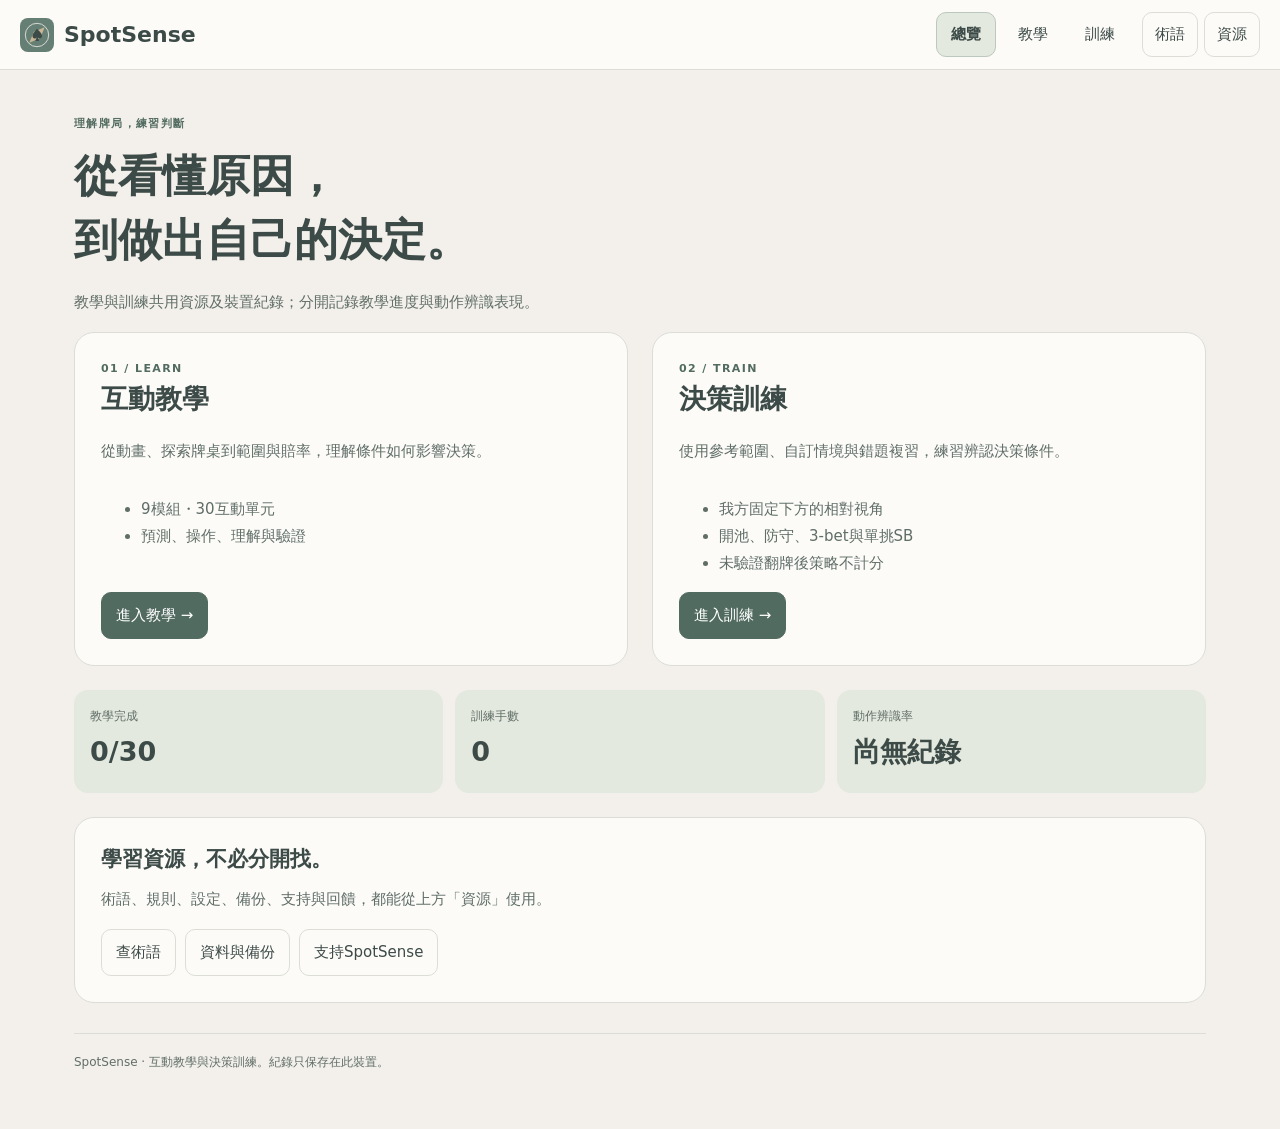
<file: index.html>
<!DOCTYPE html>

<html lang="zh-TW"><head><meta charset="utf-8"/><meta content="width=device-width,initial-scale=1,viewport-fit=cover" name="viewport"/><link href="manifest.json" rel="manifest"/><link href="assets/app.887cf16b4030.css" rel="stylesheet"/><script src="assets/storage.0049f1f8cc7c.js"></script><title>SpotSense｜教學與訓練</title><meta content="#f3f0eb" name="theme-color"/><meta content="light" name="color-scheme"/><meta content="default" name="apple-mobile-web-app-status-bar-style"/></head><body><header class="site-header" role="banner"><a aria-label="SpotSense首頁" class="site-brand" href="index.html"><img alt="" src="app-mark.svg"/>SpotSense</a><nav aria-label="主要導覽" class="site-nav"><a aria-current="page" href="index.html">總覽</a><a href="learn.html">教學</a><a href="training.html">訓練</a></nav><div class="site-tools"><button data-common="glossary">術語</button><button data-common="resources">資源</button></div></header><main class="app-main"><div class="eyebrow">理解牌局，練習判斷</div><h1>從看懂原因，<br/>到做出自己的決定。</h1><p class="muted">教學與訓練共用資源及裝置紀錄；分開記錄教學進度與動作辨識表現。</p><section class="path-grid"><article class="path-card"><div class="eyebrow">01 / LEARN</div><h2>互動教學</h2><p>從動畫、探索牌桌到範圍與賠率，理解條件如何影響決策。</p><ul><li>9模組・30互動單元</li><li>預測、操作、理解與驗證</li></ul><a class="link-button primary" href="learn.html">進入教學 →</a></article><article class="path-card"><div class="eyebrow">02 / TRAIN</div><h2>決策訓練</h2><p>使用參考範圍、自訂情境與錯題複習，練習辨認決策條件。</p><ul><li>我方固定下方的相對視角</li><li>開池、防守、3-bet與單挑SB</li><li>未驗證翻牌後策略不計分</li></ul><a class="link-button primary" href="training.html">進入訓練 →</a></article></section><section class="metrics"><div><span>教學完成</span><strong id="learn-count">—</strong></div><div><span>訓練手數</span><strong id="train-count">—</strong></div><div><span>動作辨識率</span><strong id="train-accuracy">—</strong></div></section><section class="surface-card"><h2>學習資源，不必分開找。</h2><p class="muted">術語、規則、設定、備份、支持與回饋，都能從上方「資源」使用。</p><div class="button-row"><button class="secondary" data-common="glossary">查術語</button><button class="secondary" data-common="backup">資料與備份</button><button class="secondary" data-common="support">支持SpotSense</button></div></section><footer>SpotSense · 互動教學與決策訓練。紀錄只保存在此裝置。</footer></main><script src="assets/common.5903cf70404b.js"></script><script src="assets/home.82343c43fdcd.js"></script><script src="assets/register-sw.23cbf409a22a.js"></script></body></html>
</file>
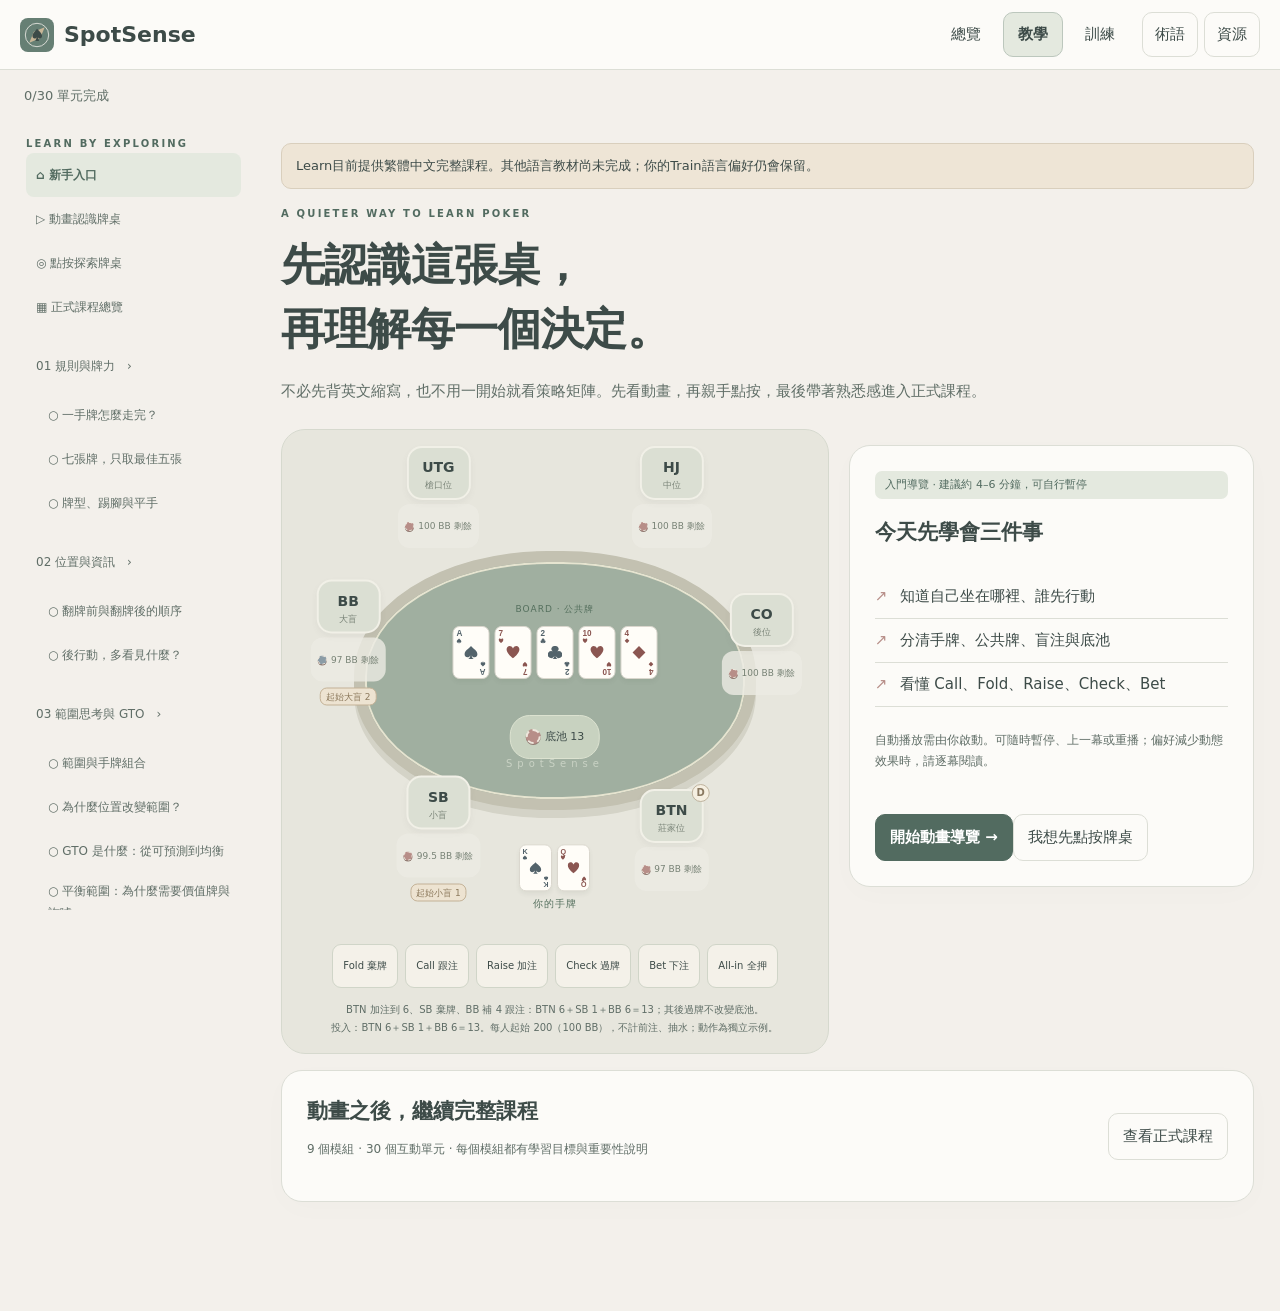
<file: learn.html>
<!DOCTYPE html>

<html lang="zh-Hant"><head><meta charset="utf-8"/><meta content="width=device-width,initial-scale=1" name="viewport"/><meta content="light" name="color-scheme"/><meta content="SpotSense互動教學與決策訓練，提供參考範圍、自訂情境與本機學習紀錄。" name="description"/><title>SpotSense｜互動教學</title><style>
:root{--bg:#f3f0eb;--paper:#fcfbf8;--ink:#3d4b48;--muted:#828b84;--line:#dcded6;--sage:#8d9d90;--deep:#667f74;--light:#e4e9df;--rose:#b78e88;--sand:#c8b697;--blue:#8b9ca6;--lilac:#a69bab;--gold:#ad946f;--red:#af827d}*{box-sizing:border-box}body{margin:0;background:var(--bg);color:var(--ink);font:15px/1.75 system-ui,-apple-system,"Noto Sans TC",sans-serif}button,input,select{font:inherit}button{cursor:pointer;color:inherit}button:disabled{opacity:.45;cursor:default}button{touch-action:manipulation}header{height:74px;padding:0 4vw;display:flex;justify-content:space-between;align-items:center;background:#fcfbf8ee;border-bottom:1px solid var(--line);position:sticky;top:0;z-index:40;backdrop-filter:blur(12px)}.brand{border:0;background:none;font-size:22px;font-weight:800;letter-spacing:-.5px}.brand i{font-style:normal;background:var(--deep);color:#f3eee4;padding:3px 9px;border-radius:10px;margin-right:8px}.brand small{font-size:12px;color:var(--muted);font-weight:500;margin-left:9px}.shell{max-width:1400px;display:grid;grid-template-columns:225px minmax(0,1fr);gap:30px;margin:auto;padding:28px 26px}aside{position:sticky;top:100px;max-height:calc(100vh - 125px);overflow:auto;padding-right:10px;align-self:start}main{min-width:0;padding-bottom:65px}.kicker{font-size:10px;letter-spacing:2.2px;font-weight:800;color:var(--deep)}h1{font-size:clamp(27px,3.3vw,40px);line-height:1.35;letter-spacing:-.8px;margin:13px 0}h2{font-size:21px;line-height:1.5;margin:0 0 12px}h3{font-size:16px;margin:12px 0}p{margin:10px 0}.lead{color:var(--muted);max-width:750px;margin-bottom:24px}.small{font-size:12px;color:var(--muted)}.row{display:flex;align-items:center;gap:10px;flex-wrap:wrap}.between{justify-content:space-between}.card{background:var(--paper);border:1px solid var(--line);border-radius:21px;padding:25px;margin:16px 0;box-shadow:0 7px 30px #45564904}.primary{background:var(--deep);color:#fff;border:1px solid var(--deep);padding:11px 20px;border-radius:10px;font-weight:700}.ghost{background:transparent;border:1px solid var(--line);padding:9px 14px;border-radius:10px}.pill{display:inline-block;background:var(--light);color:var(--deep);font-size:11px;padding:4px 10px;border-radius:7px}.warm{background:#eee3dc!important}.feedback{background:var(--light);padding:17px;border-radius:12px;margin:17px 0}.note{font-size:12px;color:var(--muted);margin-top:22px;border-top:1px solid var(--line);padding-top:16px}.navhead{font-size:12px;color:var(--muted);margin:15px 0 5px}.navitem{display:block;width:100%;text-align:left;border:0;background:transparent;padding:8px 10px;border-radius:8px;color:var(--muted);font-size:12px}.navitem.active{color:var(--deep);background:var(--light);font-weight:750}.navitem:hover{background:#e9ece5}.progress{height:5px;border-radius:10px;background:#dfe2d9;overflow:hidden;margin:16px 0 25px}.progress div{height:100%;background:var(--sage);transition:width .3s}.phase{display:flex;gap:6px;flex-wrap:wrap;margin:18px 0}.phase span{padding:4px 10px;border:1px solid var(--line);border-radius:20px;font-size:11px;color:var(--muted)}.phase .on{background:var(--deep);border-color:var(--deep);color:#fff}.grid{display:grid;grid-template-columns:repeat(3,minmax(0,1fr));gap:13px}.module{display:flex;flex-direction:column;align-items:flex-start}.module h2{margin-top:12px}.module button{margin-top:auto}.moduleicon{font-size:27px;color:var(--deep)}.checklist{list-style:none;padding:0}.checklist li{padding:8px 0;border-bottom:1px solid var(--line)}.checklist li:before{content:'↗';color:var(--rose);margin-right:12px}.choices{display:grid;gap:10px;margin:18px 0}.choice{border:1px solid var(--line);background:#fffdfa;padding:14px 16px;border-radius:11px;text-align:left}.choice.selected{outline:2px solid var(--deep);outline-offset:-2px;background:var(--light)}.foot{display:flex;justify-content:space-between;align-items:center;gap:10px;margin-top:23px}.lab{display:grid;grid-template-columns:1fr 1fr;gap:20px}.felt{background:#95a599;color:#fdfcf8;border:1px solid #899b8e;border-radius:17px;padding:23px;min-height:200px;display:flex;align-items:center;justify-content:center;flex-direction:column}.felt .small{color:#f4f4ed}.big{font-size:34px;font-weight:800}.metric{background:#e8ece3;padding:16px;border-radius:12px;margin:15px 0}.metric strong{font-size:28px;color:var(--deep)}.stats{display:grid;grid-template-columns:repeat(3,1fr);gap:8px}.stat{text-align:center;background:#eceee7;border-radius:12px;padding:12px}.stat strong{display:block;font-size:24px}.insight{border-left:3px solid var(--sand);padding-left:16px;margin:20px 0}label{display:block;font-size:13px;margin-top:14px}input[type=range]{width:100%;accent-color:var(--deep);margin:13px 0 4px;cursor:pointer}.tabs{display:flex;gap:6px;flex-wrap:wrap;margin:15px 0}.tabs button{border:1px solid var(--line);background:#fcfbf8;border-radius:9px;padding:8px 12px}.tabs button.on{background:var(--deep);color:#fff;border-color:var(--deep)}.bar{height:19px;display:flex;overflow:hidden;border-radius:7px;margin:17px 0;background:#e2e5dc}.bar div{transition:width .15s}.hidden{display:none!important}details{margin:17px 0}summary{cursor:pointer}a{color:var(--deep)}.confidence{display:flex;gap:7px}.confidence button{background:#fcfbf8;border:1px solid var(--line);padding:7px 10px;border-radius:8px}.confidence .on{background:var(--light);border-color:var(--deep)}.timeline{display:flex;gap:6px;flex-wrap:wrap;margin:18px 0}.timeline button{padding:10px 12px;border:1px solid var(--line);border-radius:9px;background:#fcfbf8;flex:1}.timeline .on{background:var(--deep);color:white}.rg{display:grid;grid-template-columns:repeat(13,minmax(0,1fr));gap:3px;max-width:530px;margin:17px auto}.cell{aspect-ratio:1;min-width:0;border:0;border-radius:4px;background:#eaece5;color:#758177;padding:0;font-size:10px;display:flex;align-items:center;justify-content:center;flex-direction:column;line-height:1.1}.cell small{font-size:8px;opacity:.8}.cell.in{background:#b0c0ad;color:#3f5848}.cell.focus{outline:2px solid var(--rose);outline-offset:-2px}.ranklist{display:grid;gap:8px}.rankrow{display:flex;align-items:center;justify-content:space-between;gap:10px;border-bottom:1px solid var(--line);padding:10px 0}.cards{display:flex;gap:6px;justify-content:center;align-items:center;flex-wrap:wrap;margin:12px 0}.pc{position:relative;display:inline-flex;align-items:center;justify-content:center;background:#fffdf8;border:1px solid #dad7ce;border-radius:7px;width:44px;height:63px;color:#53636b;box-shadow:0 3px 4px #48544712;vertical-align:middle;flex-shrink:0}.pc.red{color:var(--red)}.pc .corner{position:absolute;left:4px;top:3px;display:flex;flex-direction:column;align-items:center;font-size:12px;font-weight:800;line-height:1}.pc .corner svg{width:9px;height:10px}.pc .center svg{width:24px;height:27px}.pc .bottom{position:absolute;right:4px;bottom:3px;transform:rotate(180deg);font-weight:800;font-size:11px;line-height:1}.pc.back{background:repeating-linear-gradient(45deg,#a0aea0,#a0aea0 3px,#b2bdac 3px,#b2bdac 6px);border:3px solid #f0efe7}.pc.mini{width:31px;height:44px;border-radius:5px;margin:0 2px}.pc.mini .corner{font-size:9px;left:3px;top:3px}.pc.mini .corner svg{width:6px;height:7px}.pc.mini .center svg{width:15px;height:18px}.pc.mini .bottom{font-size:8px;right:3px;bottom:3px}.inlinecards{display:inline-flex;align-items:center;gap:1px;vertical-align:middle;margin:3px 1px}.introgrid{display:grid;grid-template-columns:minmax(0,1.35fr) minmax(260px,.8fr);gap:20px;align-items:start}.introtext{min-height:335px;display:flex;flex-direction:column}.introtext .controls{margin-top:auto}.scene-count{font-size:12px;color:var(--muted)}.caption{font-size:17px;line-height:1.8;margin:16px 0}.boardwrap{background:#e7e6dd;border-radius:24px;border:1px solid #d6d9ce;padding:8px;position:relative;overflow:hidden}.table{position:relative;width:100%;height:455px;isolation:isolate}.ellipse{position:absolute;left:12%;top:23%;width:76%;height:54%;border-radius:48%;background:#a0afa0;border:11px solid #c3c1b1;box-shadow:inset 0 0 0 2px #e6e4d0,0 8px 0 #d4d3c7;z-index:-1}.ellipse:after{content:'SpotSense';position:absolute;bottom:11%;width:100%;text-align:center;color:#e4e9dc99;letter-spacing:5px;font-size:10px}.seatbox{position:absolute;transform:translate(-50%,-50%);text-align:center;min-width:70px;z-index:3}.seatbtn{border:2px solid #f1f0e7;background:#dbdfd3;border-radius:15px;padding:7px 13px;min-width:64px;box-shadow:0 3px 6px #5a645810;position:relative}.seatbtn strong{display:block;font-size:14px}.seatbtn small{font-size:9px;color:#7a8478;display:block;line-height:1.2}.stackbtn{display:block;margin:4px auto 0;border:0;background:#edece4cc;border-radius:12px;padding:1px 6px;font-size:9px;color:#768174}.seatbox.active .seatbtn{background:#758c7c;color:#fff;border-color:#eef0e3;box-shadow:0 0 0 5px #b7c7ad66}.seatbox.active .seatbtn small{color:#ecf0e5}.dealer{display:inline-flex;align-items:center;justify-content:center;width:18px;height:18px;border-radius:50%;background:#f5efe1;border:1px solid #bfb39e;color:#8a7961;font-weight:800;font-size:10px;position:absolute;right:-8px;top:-7px}.blindtag{font-size:9px;border:1px solid #c3b196;background:#ede3d1;color:#8c795c;border-radius:7px;padding:0px 5px;margin-top:3px;display:inline-block}.boardhot{position:absolute;top:40%;left:50%;transform:translate(-50%,-50%);border:0;background:transparent;border-radius:11px;padding:4px;min-width:220px}.boardhot .cards{margin:4px 0;gap:4px}.boardhot .pc{width:35px;height:49px}.boardhot .pc .center svg{width:18px;height:21px}.boardhot .pc .corner{font-size:10px}.boardhot .pc .bottom{font-size:9px}.hotlabel{font-size:9px;letter-spacing:1px;color:#546f5d}.pothot{position:absolute;top:61%;left:50%;transform:translate(-50%,-50%);border:1px solid #dce2d0;background:#d6dfcbbb;border-radius:20px;padding:5px 15px;font-size:12px}.chip{display:inline-block;width:15px;height:15px;border:2px dashed #eee6dc;border-radius:50%;background:var(--rose);vertical-align:middle;box-shadow:0 1px 0 #8e7970;margin-right:4px}.chip.blue{background:var(--blue)}.holehot{position:absolute;left:50%;top:88%;transform:translate(-50%,-50%);border:0;background:none;border-radius:12px;padding:0 8px}.holehot .cards{margin:0;gap:4px}.holehot .pc{width:31px;height:44px}.holehot .pc .center svg{width:15px;height:18px}.holehot .pc .corner{font-size:9px}.holehot .pc .bottom{font-size:8px}.hotactive{outline:3px solid #b78e88aa;outline-offset:4px}.scene-motion .hotactive{animation:breathe 1.5s ease-in-out infinite}.flyingchip{position:absolute;width:18px;height:18px;border:3px dashed #eee6dc;border-radius:50%;background:var(--rose);z-index:5;pointer-events:none;left:28%;top:80%;animation:paychip 1.3s ease-in-out infinite}.flyingchip.bb{left:10%;top:41%;background:var(--blue);animation:paybb 1.3s ease-in-out infinite}.payraise{left:72%;top:81%;animation:payraise 1.5s ease-in-out infinite}.scene-motion .boardhot .pc{animation:cardin .65s both}.scene-motion .boardhot .pc:nth-child(2){animation-delay:.1s}.scene-motion .boardhot .pc:nth-child(3){animation-delay:.2s}.scene-motion .boardhot .pc:nth-child(4){animation-delay:.3s}.scene-motion .boardhot .pc:nth-child(5){animation-delay:.4s}.actionstrip{display:flex;gap:6px;justify-content:center;flex-wrap:wrap;padding:12px 4px 5px}.actionchip{padding:6px 9px;background:#f4f1e9;border:1px solid #d0d5c8;border-radius:9px;font-size:10px}.actionchip.on{background:#7c9180;color:white;border-color:#7c9180}.explorepanel{min-height:250px}.glossary{display:grid;grid-template-columns:1fr 1fr;gap:10px}.term{background:#f7f6f0;border:1px solid var(--line);padding:14px;border-radius:12px}.term strong{font-size:13px}.term p{font-size:12px;color:var(--muted);margin:6px 0}.search{width:100%;border:1px solid var(--line);background:#fcfbf8;border-radius:10px;padding:12px;color:var(--ink);margin:10px 0 20px}.visuallyhidden{position:absolute;width:1px;height:1px;padding:0;overflow:hidden;clip:rect(0,0,0,0);white-space:nowrap}.statusdot{width:7px;height:7px;border-radius:50%;background:var(--sage);display:inline-block;margin-right:5px}.mobilemenu{display:none}button:focus-visible,input:focus-visible,summary:focus-visible{outline:3px solid var(--rose);outline-offset:4px}.reducedmotion *{animation:none!important;transition:none!important}@keyframes breathe{50%{outline-color:#b78e8833;outline-offset:8px}}@keyframes paychip{0%{left:28%;top:80%;opacity:0}25%{opacity:1}85%{left:48%;top:61%;opacity:1}100%{left:48%;top:61%;opacity:0}}@keyframes paybb{0%{left:10%;top:41%;opacity:0}25%{opacity:1}85%{left:50%;top:61%;opacity:1}100%{left:50%;top:61%;opacity:0}}@keyframes payraise{0%{left:72%;top:81%;opacity:0}25%{opacity:1}85%{left:50%;top:61%;opacity:1}100%{left:50%;top:61%;opacity:0}}@keyframes cardin{from{opacity:.2;transform:translateY(-9px) rotateY(60deg)}to{opacity:1;transform:none}}@media(max-width:1150px){.introgrid{grid-template-columns:1fr}.introtext{min-height:260px}.grid{grid-template-columns:1fr 1fr}.lab{grid-template-columns:1fr}.table{height:470px}.boardwrap{max-width:700px}}@media(max-width:850px){.shell{grid-template-columns:180px minmax(0,1fr);gap:20px;padding:23px 18px}.brand small{display:none}.glossary{grid-template-columns:1fr}.grid{grid-template-columns:1fr}}@media(max-width:680px){header{height:65px;padding:0 12px}.brand{font-size:20px}.shell{display:block;padding:20px 13px}aside{display:none;position:static;max-height:65vh;padding:10px;margin-bottom:20px}.showmenu aside{display:block}.mobilemenu{display:inline-block}.headerstatus{display:none}.card{padding:18px}.table{height:440px}.seatbtn{min-width:56px;padding:7px 8px}.seatbtn strong{font-size:12px}.seatbox{min-width:58px}.boardhot{min-width:190px}.boardhot .pc{width:29px;height:43px}.boardhot .pc .center svg{width:14px;height:17px}.boardhot .pc .corner{font-size:8px}.boardhot .pc .bottom{font-size:8px}.pothot{padding:4px 9px}.boardhot .cards{gap:3px}.stats{gap:5px}.stat{padding:10px 4px}.stat strong{font-size:21px}.foot{align-items:stretch}.foot .small{max-width:35%}.cell{font-size:9px}.cell small{font-size:7px}.rankrow{align-items:flex-start;flex-direction:column}.rankrow .cards{margin:3px 0}.introtext{min-height:300px}.playingprogress{width:100%}}@media(prefers-reduced-motion:reduce){*{animation:none!important;transition:none!important;scroll-behavior:auto!important}}
.scene-motion.paused *{animation:none!important}.scene-motion .holehot.folded .pc{animation:foldcards 1.7s ease-in-out infinite}.scene-motion .actionchip.on{animation:actionpulse 1.7s ease-in-out infinite}@keyframes foldcards{0%,15%{opacity:1;transform:none}75%,100%{opacity:.15;transform:translateY(-35px) scale(.85)}}@keyframes actionpulse{50%{box-shadow:0 0 0 5px #b7c7ad55}}
 
:root{--card-width:46px}html{overflow-x:clip}body{min-width:320px}header,.shell,main,.card,.lab,.introgrid,.grid,.introtext{min-width:0}button{max-width:100%;overflow-wrap:anywhere}p,h1,h2,h3,.small,.caption{overflow-wrap:anywhere}svg{display:block}.pc{width:var(--card-width);height:auto;aspect-ratio:60/86;overflow:hidden;isolation:isolate;flex:0 0 var(--card-width);line-height:0;box-sizing:border-box}.pc .card-art{display:block;width:100%;height:100%;position:static;overflow:hidden}.pc.back{width:var(--card-width);height:auto;aspect-ratio:60/86}.pc.mini{--card-width:31px;width:var(--card-width);height:auto;flex-basis:var(--card-width)}.cards{gap:7px;max-width:100%;min-width:0}.inlinecards{max-width:100%;flex-wrap:wrap;vertical-align:middle;line-height:normal}.inlinecards .pc{margin:1px}.choice .inlinecards,h2 .inlinecards{vertical-align:middle}.felt{min-width:0;gap:5px;padding:24px 18px}.felt .row{justify-content:center;gap:18px}.felt .cards{margin:9px 0}.rankrow .cards{flex-shrink:0}.boardwrap{width:100%;max-width:none;container-type:inline-size}.table{height:490px;width:100%;overflow:visible}.seatbox{min-width:70px;max-width:110px}.seatbtn{white-space:nowrap}.stackbtn{white-space:nowrap;word-break:normal;overflow-wrap:normal;max-width:none;padding:2px 7px}.boardhot{top:41%;width:max-content;min-width:0;max-width:65%;padding:4px}.boardhot .cards{gap:5px;flex-wrap:nowrap;margin:5px 0}.boardhot .cards .pc{--card-width:37px;width:var(--card-width);height:auto;flex-basis:var(--card-width);min-width:0}.pothot{top:61%;max-width:55%;white-space:nowrap;font-size:11px}.holehot{top:90%;padding:0 6px;min-width:90px;max-width:120px}.holehot .cards{flex-wrap:nowrap;gap:5px;margin:0 0 4px}.holehot .cards .pc{--card-width:33px;width:var(--card-width);height:auto;flex-basis:var(--card-width);opacity:1!important;transform:none!important;animation:none!important}.holehot .hotlabel{display:block;white-space:nowrap;font-size:10px}.ellipse{top:23%;height:53%}.actionstrip{padding-top:16px;padding-bottom:8px;gap:7px}.actionchip{min-height:38px;flex:0 1 auto;padding:7px 10px}.introtext{min-height:360px}.introtext .controls{padding-top:15px}.introgrid{grid-template-columns:minmax(0,1.15fr) minmax(290px,.85fr)}.foot{flex-wrap:wrap}.foot>.primary{margin-left:auto}.confidence{flex-wrap:wrap}.confidence button{min-height:40px}.tabs button{min-height:42px}.timeline button{min-width:44px}.glossary{grid-template-columns:repeat(2,minmax(0,1fr))}.search{max-width:100%}input[type=range]{min-height:28px}.module .ghost{margin-top:14px}.table .flyingchip{pointer-events:none}.headerstatus{white-space:nowrap}
@container(max-width:420px){.boardhot .cards .pc{--card-width:29px}.boardhot .cards{gap:3px}.boardhot .hotlabel{font-size:9px}.seatbox{min-width:58px;max-width:90px}.seatbtn{min-width:56px;padding:7px 9px}.stackbtn{font-size:8px;padding:2px 4px}.blindtag{font-size:9px}.pothot{font-size:10px;padding:4px 8px}}
@container(max-width:335px){.boardhot .cards .pc{--card-width:26px}.boardhot .cards{gap:3px}.seatbtn{min-width:51px;padding:7px 7px}.stackbtn{font-size:7px}.seatbox{min-width:51px}.pothot{font-size:9px}.hotlabel{letter-spacing:0}}
@media(min-width:1440px){.shell{max-width:1480px;grid-template-columns:230px minmax(0,1fr);gap:38px}.table{height:530px}.boardhot .cards .pc{--card-width:40px}.introtext{min-height:430px}}
@media(max-width:1190px){.introgrid{grid-template-columns:minmax(0,1fr)}.introtext{min-height:0}.table{height:480px}.introtext .controls{margin-top:12px}.grid{grid-template-columns:repeat(2,minmax(0,1fr))}}
@media(min-width:681px) and (max-width:900px){.shell{grid-template-columns:165px minmax(0,1fr);gap:18px;padding-left:16px;padding-right:16px}.brand{font-size:20px}.grid{grid-template-columns:minmax(0,1fr)}.glossary{grid-template-columns:minmax(0,1fr)}.lab{grid-template-columns:minmax(0,1fr)}}
@media(max-width:680px){header{gap:6px;height:64px}.shell{padding:18px 12px}.brand{font-size:19px;padding-left:0;padding-right:0}.brand i{margin-right:6px}.card{padding:18px 15px}.grid,.lab,.glossary{grid-template-columns:minmax(0,1fr)}.introgrid{gap:10px}.boardwrap{padding:5px;border-radius:19px}.table{height:458px}.introtext{min-height:0}.caption{font-size:16px}.seatbox{min-width:55px;max-width:90px}.seatbtn{min-width:54px;padding:7px 8px}.seatbtn strong{font-size:12px}.seatbtn small{font-size:9px}.stackbtn{font-size:8px;white-space:nowrap;line-height:1.5}.boardhot{max-width:62%;top:41%}.boardhot .cards .pc{--card-width:29px}.boardhot .cards{gap:3px}.holehot{top:90%;min-width:80px}.holehot .cards .pc{--card-width:31px}.pothot{max-width:58%;top:61%;font-size:10px}.actionstrip{display:grid;grid-template-columns:repeat(3,minmax(0,1fr));gap:7px;padding:12px 5px 7px}.actionchip{padding:8px 4px;min-height:40px;font-size:10px}.pc{--card-width:41px}.pc.mini{--card-width:29px}.felt{padding:23px 12px}.felt .cards{gap:6px}.foot{gap:10px}.foot>.small{max-width:none;flex-basis:100%;order:-1}.foot>.primary{max-width:100%;white-space:normal;line-height:1.5}.phase{gap:5px}.phase span{font-size:10px;padding:5px 8px}.stats{grid-template-columns:repeat(3,minmax(0,1fr))}.stat{padding:12px 5px}.stat strong{font-size:23px}.introtext .controls>.row{display:grid;grid-template-columns:repeat(3,minmax(0,1fr));gap:6px}.introtext .controls>.row button{padding:10px 5px;font-size:12px;min-height:44px}.introtext .controls>.row:last-child{grid-template-columns:1fr 2fr}.timeline{gap:5px}.timeline button{padding:8px 5px;font-size:12px;min-width:40px}.rg{gap:2px}.cell{font-size:clamp(8px,2.4vw,11px)}.cell small{font-size:8px}.choices{gap:11px}.choice{padding:14px 12px}.rankrow .cards{gap:5px}.pill{line-height:1.7}.primary,.ghost{min-height:42px}}
@media(max-width:360px){.shell{padding-left:9px;padding-right:9px}.table{height:450px}.pc{--card-width:37px}.pc.mini{--card-width:26px}.boardhot .cards .pc{--card-width:26px}.seatbtn{min-width:50px;padding-left:6px;padding-right:6px}.seatbox{min-width:50px}.stackbtn{font-size:7px}.holehot .cards .pc{--card-width:29px}.caption{font-size:15px}.primary,.ghost{font-size:12px}.stat strong{font-size:21px}.card{padding-left:12px;padding-right:12px}}
@media(prefers-reduced-motion:reduce){.scene-motion *{animation:none!important;transition:none!important}}
@container(max-width:335px){.table{height:480px}.table .seatbox:has(.seatbtn[data-hot="SB"]),.table .seatbox:has(.seatbtn[data-hot="BTN"]){top:76%!important}.table .holehot{top:94%}}.comboGrid{display:grid;grid-template-columns:repeat(auto-fit,minmax(85px,1fr));gap:8px}.comboGrid .cards{background:#eceee7;border-radius:9px;padding:8px 3px}.pothot,.stackbtn{font-variant-numeric:tabular-nums}.stats{min-width:0}.stat{min-width:0}.stat .small{overflow-wrap:anywhere}@media(max-width:680px){.stat .small{font-size:10px}.stat strong{font-size:22px}.blindtag{font-size:8px}.comboGrid{grid-template-columns:repeat(3,minmax(0,1fr))}}</style><link href="assets/app.887cf16b4030.css" rel="stylesheet"/><link href="assets/learn-ui.84384921d95f.css" rel="stylesheet"/><link href="manifest.json" rel="manifest"/><script src="assets/storage.0049f1f8cc7c.js"></script><meta content="#f3f0eb" name="theme-color"/><meta content="default" name="apple-mobile-web-app-status-bar-style"/></head><body><header class="site-header" role="banner"><a aria-label="SpotSense首頁" class="site-brand" href="index.html"><img alt="" src="app-mark.svg"/>SpotSense</a><nav aria-label="主要導覽" class="site-nav"><a href="index.html">總覽</a><a aria-current="page" href="learn.html">教學</a><a href="training.html">訓練</a></nav><div class="site-tools"><button data-common="glossary">術語</button><button data-common="resources">資源</button></div></header><section class="learn-toolbar"><button hidden="" id="logo">返回教學入口</button><button class="ghost mobilemenu" id="menu">課程選單</button><span id="status"></span></section><div class="shell"><aside aria-label="課程導覽" id="nav"></aside><main id="main"></main></div><script>const M=[{"title": "規則與牌力", "goal": "看懂一手牌的流程，能用最佳五張判斷勝負。", "why": "如果把行動順序或牌力判錯，後面的策略即使背熟也用不上。", "skills": ["四個下注階段", "最佳五張與牌型", "踢腳牌與平手"], "icon": "♧"}, {"title": "位置與資訊", "goal": "分清六人桌位置，以及翻牌前後的行動順序。", "why": "後行動能先觀察對手；同一手牌，因位置不同可能需要不同計畫。", "skills": ["UTG 到 BB", "翻牌前／後順序", "資訊與控制選項"], "icon": "◎"}, {"title": "範圍思考與 GTO", "goal": "先理解範圍，再透過互動掌握 GTO、均衡、混合策略、比例與針對性調整。", "why": "範圍是策略的單位；理解 GTO 的模型與限制，才不會把圖表百分比當成任何牌局都通用的答案。", "skills": ["範圍、位置與組合數", "GTO 與納許均衡", "平衡、混合頻率與 EV", "三種比例與 MDF 限制", "阻擋牌、Solver 條件與針對性調整"], "icon": "▦"}, {"title": "勝率與賠率", "goal": "分清贏的機率、跟注的價格，以及未來看牌的成本。", "why": "不是牌強就要跟、不到五成就要棄；需要把機會與價格放在一起比較。", "skills": ["底池賠率", "Outs 與抽牌", "勝率實現"], "icon": "◔"}, {"title": "下注的目的", "goal": "先說出動作的目的，再選擇金額。", "why": "下注不是為了顯得強勢；過牌、下注與加注都會創造不同的風險與收益。", "skills": ["Check 與 Bet", "完整加注規則", "BB 與底池百分比"], "icon": "↗"}, {"title": "翻牌前策略", "goal": "辨認未開池與已加注的情境，理解有效籌碼。", "why": "翻牌前的範圍與尺寸會決定後續底池大小、位置與決策空間。", "skills": ["首次開池條件", "3-bet 的意思", "有效籌碼與 SPR"], "icon": "◇"}, {"title": "翻牌策略", "goal": "把自己的牌放進牌面與雙方範圍中看。", "why": "翻牌前的強牌不保證現在領先；公共牌會重新排列成牌與聽牌的可能性。", "skills": ["乾燥與連結牌面", "持續下注", "下注與過牌的理由"], "icon": "▱"}, {"title": "轉牌策略", "goal": "新的一張牌出現後，重新評估範圍與後續計畫。", "why": "沿用上一街的答案很容易忽略已完成的聽牌、新風險與剩餘籌碼。", "skills": ["範圍更新", "第二槍", "看一張或兩張的成本"], "icon": "↻"}, {"title": "河牌策略", "goal": "用明確模型比較跟注、詐唬與價值下注的期望值。", "why": "沒有下一張牌可以改善，最後的決策更需要分清範圍、價格與對手反應。", "skills": ["跟注 EV", "純詐唬門檻", "價值下注 vs. 過牌"], "icon": "✧"}];const L=[{"m": 0, "title": "一手牌怎麼走完？", "kind": "streets", "pred": "公共牌還沒發完，可以贏得底池嗎？", "po": ["可以，對手全部棄牌時", "不行，必須攤牌"], "pa": 0, "q": "翻牌圈結束後，下一個階段是？", "opts": ["立刻攤牌", "發轉牌，再進行下注", "重新發手牌"], "ans": 1, "principle": "先知道目前是哪一街，再判斷有哪些資訊。", "explain": "翻牌前 → 翻牌（三張公共牌）→ 轉牌（第四張）→ 河牌（第五張）。若其他人全棄牌，最後未棄牌者可以提早贏得底池。", "bound": ""}, {"m": 0, "title": "七張牌，只取最佳五張", "kind": "showdown", "pred": "兩張手牌一定都要使用嗎？", "po": ["一定", "不一定，可以用零、一或兩張"], "pa": 1, "q": "公共牌已是 A♠ K♠ Q♠ J♠ T♠。你拿 2♥ 2♦，對手拿 A♥ A♦，誰贏？", "opts": ["對手", "你", "平手"], "ans": 2, "principle": "比較最佳五張，不只比較兩張手牌。", "explain": "雙方可用公共牌組成相同的皇家同花順，因此平手分池。一般德州撲克不像奧馬哈，不要求使用恰好兩張手牌。", "bound": ""}, {"m": 0, "title": "牌型、踢腳與平手", "kind": "ranking", "pred": "兩人都是一對，是否一定平手？", "po": ["是", "不是，還要比點數與踢腳"], "pa": 1, "q": "A A K Q 9 與 A A K J T 都是一對 A，誰贏？", "opts": ["A A K Q 9", "A A K J T", "平手"], "ans": 0, "principle": "同牌型，依序比較構成最佳五張的點數。", "explain": "對子相同，先比最高踢腳 K，再比 Q 與 J，所以第一手獲勝。花色不決定一般攤牌勝負。", "bound": ""}, {"m": 1, "title": "翻牌前與翻牌後的順序", "kind": "position", "pred": "SB 在每一街都先行動嗎？", "po": ["是", "不是，翻牌前不是"], "pa": 1, "q": "標準六人桌、無人棄牌時，翻牌前誰先行動？", "opts": ["SB", "UTG", "BTN"], "ans": 1, "principle": "先問哪一街，再看行動順序。", "explain": "翻牌前 UTG 最先；翻牌後從 BTN 左邊仍在局的人開始，全員在局時 SB 最先、BTN 最後。單挑時 BTN 兼 SB，翻牌前先、翻牌後最後。", "bound": ""}, {"m": 1, "title": "後行動，多看見什麼？", "kind": "information", "pred": "對手過牌，能確定他很弱嗎？", "po": ["可以", "不行，強牌也可能過牌"], "pa": 1, "q": "單挑翻牌後你在 BTN，對手過牌，代表？", "opts": ["他一定沒牌", "你多知道一個行動，但不知道確切手牌", "你一定得下注"], "ans": 1, "principle": "資訊是一個線索，不是確定答案。", "explain": "有位置者在對手過牌後也過牌，可以結束這一街；也可下注，讓對手重新決策。位置帶來更多資訊與控制選項。", "bound": ""}, {"m": 2, "title": "範圍與手牌組合", "kind": "range", "pred": "AA、AKs、AKo 各一格，代表組合數一樣嗎？", "po": ["一樣", "不一樣"], "pa": 1, "q": "AKs 與 AKo 的 s／o 代表？", "opts": ["同花／不同花", "強／弱", "小盲／大盲"], "ans": 0, "principle": "一格不是一組；範圍也不是確切手牌。", "explain": "未知牌完整時，AA 有 6 組、AKs 有 4 組、AKo 有 12 組；已知牌會減少組合。範圍也可對各組合配置不同頻率。", "bound": "手工矩陣只示範範圍形狀，不是 GTO 或推薦開池表。"}, {"m": 2, "title": "為什麼位置改變範圍？", "kind": "range", "pred": "所有位置使用同一開池圖好嗎？", "po": ["好，簡單就正確", "不好，待行動人數與後續位置不同"], "pa": 1, "q": "前面全棄牌，BTN 為何可能比 UTG 開更多牌？", "opts": ["待行動對手較少，翻牌後常有位置", "手牌自動變大", "每手都該加注"], "ans": 0, "principle": "位置改變的是情境價值，不是牌面點數。", "explain": "BTN 後只剩盲位，且翻牌後有位置；UTG 後面仍有更多人。尺寸、抽水、籌碼與對手都會改變具體範圍。", "bound": "僅示範 UTG／CO／BTN；SB、BB 的結構不同，不能線性外推。"}, {"m": 2, "title": "GTO 是什麼：從可預測到均衡", "kind": "gto_equilibrium", "pred": "只要採用 GTO，每一手都會贏嗎？", "po": ["會，最佳策略就必勝", "不會，策略期望與單次結果不同"], "pa": 1, "q": "關於 GTO，哪個描述最正確？", "opts": ["每手都選最兇的動作", "在指定模型的均衡中，沒有人能單方面改策略提高自己的期望收益", "專門抓弱玩家的策略"], "ans": 1, "principle": "GTO 是整套策略的均衡，不是每手必勝的答案。", "explain": "GTO＝Game Theory Optimal，常指符合納許均衡概念的策略。以雙人零和模型說明時，均衡策略不讓對手靠針對偏差提高其均衡收益，但不保證你每手獲勝，也不一定最大化對每位弱玩家的收益。多人、抽水及 ICM 的結構必須另外分析。", "bound": "剪刀石頭布只示範均衡概念，不等於完整 Poker 求解。零和、不被剝削的結論不可直接擴張到多人或不同效用模型。"}, {"m": 2, "title": "平衡範圍：為什麼需要價值牌與詐唬", "kind": "gto_balance", "pred": "平衡是不是任何時候都該一半價值、一半詐唬？", "po": ["是，50/50 最平衡", "不是，比例與尺寸及模型有關"], "pa": 1, "q": "簡化河牌模型：下注半池時，讓抓詐唬牌跟注打平的下注範圍詐唬占比？", "opts": ["25%", "33.3%", "50%"], "ans": 0, "principle": "平衡不是五五開；它讓特定對手決策無差異。", "explain": "在此單挑河牌極化模型，價值牌一定贏過抓詐唬牌、詐唬一定輸：下注範圍詐唬占比＝B/(P+2B)。半池下注時為 25%，價值:詐唬＝3:1。這是「已下注範圍中的占比」，不是所有空氣牌都要以 25% 頻率下注。", "bound": "河牌單挑、無加注、不計抽水、價值牌必贏與詐唬必輸。此比例不直接適用翻牌、轉牌或任意實戰範圍。"}, {"m": 2, "title": "混合策略：70/30 不是看心情", "kind": "gto_mixing", "pred": "畫面說加注 30%、跟注 70%，表示加注比較差嗎？", "po": ["是，較少就較差", "不一定，均衡內混合動作理論 EV 相同"], "pa": 1, "q": "精確均衡中，同一手牌真正混合兩個動作時，兩者 EV 應如何？", "opts": ["相同；數值求解可能有誤差", "高頻動作必定更高", "一定相差很大"], "ans": 0, "principle": "混合頻率是策略結構，不是正確率或勝率。", "explain": "精確均衡裡，對同一資訊集合真正採用的混合動作具有相同 EV，否則不會同時採用。實際 Solver 是近似解，可能有收斂、顯示精度與簡化誤差。對手偏離後，原本相同的動作可能變得不同。", "bound": "70/30 是人為練習比例，沒有對應實戰手牌或求解答案。隨機抽樣的小樣本不保證剛好達成比例；每次決策獨立，不補做動作湊次數。"}, {"m": 2, "title": "三種比例：勝率、詐唬占比與防守頻率", "kind": "gto_mdf", "pred": "半池下注的 25% 和約 66.7%，是互相矛盾嗎？", "po": ["是", "不是，分母與要解決的問題不同"], "pa": 1, "q": "MDF 約 66.7%，代表你每一手都要有 66.7% 勝率才跟嗎？", "opts": ["是", "不是，它是簡化模型下整體防守頻率的參考", "代表所有牌都要跟"], "ans": 1, "principle": "先問比例的分母是什麼，不要只背數字。", "explain": "跟注門檻 B/(P+2B) 是單手所需權益；極化下注範圍的詐唬占比在此模型數值相同但意義不同；MDF＝P/(P+B) 是防止零權益詐唬自動獲利的範圍防守頻率參考。它不指定哪些牌跟或加注，也不是所有街都應機械達成的 GTO 指令。", "bound": "MDF 模型假設對方零權益詐唬過牌價值為 0；被跟必輸，無後續成本。實戰、前兩街、價值偏重對手與 ICM 等可能不適用。"}, {"m": 2, "title": "阻擋牌：手牌如何改變對方組合", "kind": "gto_blockers", "pred": "你拿到一張 A，對手還有原本六組 AA 嗎？", "po": ["有，圖表不會變", "沒有，已知牌會排除組合"], "pa": 1, "q": "只知道你持 A♠ K♣，尚未指定其他已知牌，對手 AA 與所有 AK 剩幾組？", "opts": ["AA 6、AK 16", "AA 3、AK 9", "AA 4、AK 12"], "ans": 1, "principle": "阻擋牌是組合資訊，不是自動詐唬許可證。", "explain": "四張 A 選兩張是六組 AA；你拿走一張 A 後剩三張，AA 變三組。你同時拿走一張 A 與一張 K，AK 變 3×3＝9 組。是否適合詐唬還要看你阻擋的是對手跟注還是棄牌，以及完整範圍。", "bound": "僅枚舉牌張阻擋，未指定公共牌與行動範圍，不以組合數直接推論對手手牌機率或最優動作。"}, {"m": 2, "title": "Solver 在解什麼：答案有適用條件", "kind": "gto_model", "pred": "同一手牌，可把任何 GTO 圖套到所有牌局嗎？", "po": ["可以，GTO 是通用答案", "不可以，模型條件不同"], "pa": 1, "q": "圖表說明為六人 100 BB、前面全棄牌，但你面對 UTG 加注且只有 30 BB，應？", "opts": ["照同一格執行", "先找符合條件的情境，不能直接套用", "只看自己位置就夠"], "ans": 1, "principle": "先讀模型標籤，再看牌格顏色。", "explain": "求解器解的是指定遊戲與下注樹的近似均衡。人數、位置、有效籌碼、前面動作、抽水、前注、尺寸選項與 ICM 都可能改變解。圖表不是完整遊戲，求解收斂與資料版本也要檢查。", "bound": "本頁僅做條件對照，未串接 Solver，不會在你切換設定後捏造新策略頻率。"}, {"m": 2, "title": "GTO 與針對性調整：基準不是枷鎖", "kind": "gto_exploit", "pred": "對手確實棄牌太多時，只能永遠維持原頻率嗎？", "po": ["是，不然不叫正確策略", "不一定，可依可靠觀察針對性調整"], "pa": 1, "q": "對手很少在河牌詐唬，最合理的態度是？", "opts": ["為達 MDF 強迫跟足", "依證據調整，不機械湊 MDF，並留意樣本與對手反制", "每次看他表情決定"], "ans": 1, "principle": "先有基準，再用證據調整，並承擔判斷風險。", "explain": "Exploitative play 是針對對手偏差提高收益的調整。過度棄牌可能讓更多純詐唬有利；過度跟注時可能偏向價值下注。但觀察可能有偏差，對手會改變，調整也可能暴露自己的漏洞，不保證必賺。", "bound": "此互動僅比較固定純詐唬模型的收益；對手棄牌率為假設，不是從少量牌局自動估算。"}, {"m": 2, "title": "把 GTO 帶回範圍：讀表與學習清單", "kind": "gto_checklist", "pred": "剛學 GTO，最重要是背精確百分比嗎？", "po": ["是，其他不重要", "先看條件、範圍與原因，再學頻率及 EV"], "pa": 1, "q": "下列哪個是負責任的 GTO 學習方式？", "opts": ["把最高頻動作之外全部判錯", "確認條件與資料來源，理解範圍互動，容許合理混合並檢查 EV", "拿一張開池圖套每個位置"], "ans": 1, "principle": "GTO 用來建立可檢查的思考，不是取代思考。", "explain": "讀表順序：確認情境 → 看整體範圍 → 找動作目的 → 理解組合／阻擋 → 看頻率與 EV → 確認限制 → 用新情境驗證。GTO 不等於高頻動作唯一正確、一定要隨機、所有底池必須防守固定比例，或對任何弱玩家都最賺。", "bound": "本模組建立 GTO 概念與模型邊界，不宣稱教完全部求解理論、多人均衡、賽事 ICM 或專業 Solver 操作。"}, {"m": 3, "title": "勝率與跟注價格", "kind": "pot", "pred": "不到五成勝率就不值得跟嗎？", "po": ["對", "不對，要看價格"], "pa": 1, "q": "原底池 100，對手下注 50，你需跟 50，打平勝率？", "opts": ["50%", "33.3%", "25%"], "ans": 2, "principle": "勝率是機會，賠率是價格。", "explain": "跟注後總底池 200，付出 50，所以門檻是 25%。跟注前底池 150 對跟注 50，賠率是 3:1。", "bound": "精確 EV 示範限定單挑河牌、無後續下注、不計抽水。"}, {"m": 3, "title": "Outs：還有哪些牌能幫你？", "kind": "outs", "pred": "抽中想要的花色，一定贏嗎？", "po": ["是", "不一定"], "pa": 1, "q": "轉牌後有 9 個乾淨 outs，依未知牌均勻模型，河牌命中率？", "opts": ["9/46 約 19.6%", "9/52 約 17.3%", "固定 36%"], "ans": 0, "principle": "先分清乾淨 outs 與只是看起來改善的牌。", "explain": "轉牌時看見自己兩張與四張公共牌，剩 46 張未知牌。9/46 約 19.6%。中了仍可能輸的牌不能直接當乾淨 outs。", "bound": "對手範圍的條件資訊可能改變精確機率。"}, {"m": 3, "title": "未來下注也有成本", "kind": "future", "pred": "看兩張的機會，可以直接當成看一張的價格嗎？", "po": ["可以", "不行，後面可能還需付錢"], "pa": 1, "q": "翻牌只跟一注且尚未全押，可直接用到河牌機率當只付一次的價格嗎？", "opts": ["永遠可以", "不可以，轉牌可能再面對下注", "9 outs 就可以"], "ans": 1, "principle": "不要把兩張牌的機會，當作只買一張的價格。", "explain": "全押或確定能免費看完時，才可直接用兩張機率比較。否則還需考慮未來下注、隱含賠率、反向隱含賠率與勝率實現。", "bound": ""}, {"m": 4, "title": "過牌不是放棄", "kind": "action", "pred": "過牌代表沒有贏牌的方式了嗎？", "po": ["是", "不是"], "pa": 1, "q": "單挑河牌，你有位置，對手已過牌，你也過牌會？", "opts": ["直接棄牌", "結束下注並攤牌", "一定輸"], "ans": 1, "principle": "過牌與下注都有機會成本。", "explain": "過牌可保留攤牌價值，也避免被過牌加注；但可能錯過較差牌願意跟注的價值。其他街還可能讓對手免費改善。", "bound": ""}, {"m": 4, "title": "下注、跟注與加注", "kind": "raise", "pred": "對手已下注，你再提高金額叫？", "po": ["Bet 下注", "Raise 加注"], "pa": 1, "q": "A 下注 20，B 加注到 60，一般完整再加注至少到？", "opts": ["80", "100", "120"], "ans": 1, "principle": "加注到的總額，不等於再增加多少。", "explain": "上次完整加注增量是 60−20＝40；下一次完整加注至少到 100。不足額全押與重開加注權是另外的規則。", "bound": "僅示範一般完整加注；不足額全押及場館例外另論。"}, {"m": 4, "title": "尺寸：BB 與底池比例", "kind": "size", "pred": "3 BB 與三倍底池是同一單位嗎？", "po": ["是", "不是"], "pa": 1, "q": "盲注 1/2，首次加注到 6，等於？", "opts": ["3 BB", "6 BB", "三倍底池"], "ans": 0, "principle": "先說清楚單位，再討論大小。", "explain": "大盲為 2，總額 6 就是 3 BB。翻牌後常用下注前底池的百分比描述下注；加注還需分清加注到、增加額與倍數。", "bound": ""}, {"m": 5, "title": "首次開池，先看條件", "kind": "range", "pred": "開池圖適用任何前面動作嗎？", "po": ["是", "否，前提不同"], "pa": 1, "q": "CO 前已有 UTG 加注，可直接套前面全棄牌的 CO 開池圖嗎？", "opts": ["可以", "不行，面對加注是另一種情境", "同花就可以"], "ans": 1, "principle": "先讀情境，再讀手牌。", "explain": "未開池與面對加注是不同問題。需要重看對方範圍、尺寸、位置、有效籌碼與後面尚未行動的玩家。", "bound": "示意範圍不提供實戰答案。"}, {"m": 5, "title": "3-bet、有效籌碼與 SPR", "kind": "spr", "pred": "3-bet 就是固定加到三倍嗎？", "po": ["是", "不是，這是下注序列的名稱"], "pa": 1, "q": "你有 100 BB，單挑對手有 40 BB，最多互相爭奪的有效籌碼？", "opts": ["140 BB", "100 BB", "40 BB"], "ans": 2, "principle": "較短的一方限制單挑可爭奪的籌碼。", "explain": "大盲算第一注、首次加注為 2-bet、再加注為 3-bet。SPR 是此時有效剩餘籌碼除以底池，不等於手牌必須打光的指令。", "bound": ""}, {"m": 6, "title": "翻牌：辨識牌面", "kind": "texture", "pred": "只看自己的兩張牌就足夠決定下注嗎？", "po": ["足夠", "還需看公共牌與範圍"], "pa": 1, "q": "一對在 J♥ T♥ 9♣ 與 A♠ 7♦ 2♣ 上可照搬策略嗎？", "opts": ["可以", "不行，結構與雙方範圍不同", "濕潤牌面必須全押"], "ans": 1, "principle": "手牌強度是相對的，不是固定標籤。", "explain": "連結性、同花可能與牌面點數都會影響雙方範圍。乾燥、濕潤只是起點，不能單靠名稱決定策略。", "bound": ""}, {"m": 6, "title": "持續下注不是自動按鈕", "kind": "action", "pred": "翻牌前加注後，翻牌一定要下注嗎？", "po": ["一定", "不一定"], "pa": 1, "q": "你翻牌前加注、翻牌沒中，最合理原則？", "opts": ["每次下注", "每次過牌", "依範圍、牌面、位置與對手決定"], "ans": 2, "principle": "每一次下注，都要說明對誰、想達成什麼。", "explain": "持續下注是前街進攻者在下一街下注，不是義務。下注可能取價值、詐唬或拒絕勝率；過牌可能保留攤牌價值並保護過牌範圍。", "bound": ""}, {"m": 7, "title": "轉牌：更新可能性", "kind": "turn", "pred": "看起來危險的轉牌一定只對你不利嗎？", "po": ["一定", "不一定，看它連結誰的範圍"], "pa": 1, "q": "翻牌兩張紅心、轉牌第三張紅心，代表？", "opts": ["對手一定同花", "同花成為可能，應更新範圍", "所有一對都沒價值"], "ans": 1, "principle": "更新假設，不要延續上一街的情緒。", "explain": "新牌改變成牌、聽牌與相對優勢，但不會揭露對手確切手牌。是否繼續下注仍需看雙方範圍與計畫。", "bound": ""}, {"m": 7, "title": "第二槍與後續計畫", "kind": "future", "pred": "有聽牌的半詐唬與河牌空氣牌詐唬相同嗎？", "po": ["完全相同", "不同，被跟後仍有改善機會"], "pa": 1, "q": "轉牌有聽牌的下注，可直接套「被跟必輸」的純詐唬公式算精確 EV 嗎？", "opts": ["可以", "不行，還有改善與河牌決策", "只要下注小就行"], "ans": 1, "principle": "下注之前，先想好被跟與被加注的分支。", "explain": "轉牌 EV 還含被跟後的權益、後續下注與有效籌碼。純河牌詐唬公式只對特定簡化模型成立。", "bound": ""}, {"m": 8, "title": "河牌跟注：價格對上範圍", "kind": "call", "pred": "河牌是否跟注，只看自己牌型嗎？", "po": ["是", "要比較對範圍的勝率與價格"], "pa": 1, "q": "原底池 120，對手下注 60，假設勝率 30%，跟注 EV？", "opts": ["−12", "0", "＋12"], "ans": 2, "principle": "先估對方的可能，再比較跟注的價格。", "explain": "最後總底池 240，EV＝0.30×240−60＝＋12。門檻 25% 不代表你真的有 25% 勝率。", "bound": "單挑河牌、無後續行動、不計抽水，勝率由你假設。"}, {"m": 8, "title": "純詐唬需要多少棄牌？", "kind": "bluff", "pred": "半池下注的跟注門檻與詐唬門檻相同嗎？", "po": ["相同", "不同，回答的問題不同"], "pa": 1, "q": "河牌底池 100，下注 50，被跟必輸，打平棄牌率？", "opts": ["25%", "33.3%", "50%"], "ans": 1, "principle": "跟注問值不值得買，詐唬問需要多少人放棄。", "explain": "EV＝F×100−(1−F)×50。打平時 F＝50/150＝33.3%，不同於跟注需要的 25%。", "bound": "純詐唬、被跟必輸、無再加注、不計抽水。棄牌率為手動假設。"}, {"m": 8, "title": "價值下注：誰會付錢？", "kind": "value", "pred": "價值下注主要想要？", "po": ["較差牌跟注", "所有人棄牌"], "pa": 0, "q": "下注後所有較差牌棄、較好牌都跟，能只因自己牌強就認定是好價值下注嗎？", "opts": ["能", "不能，要與過牌收益比較", "河牌永遠不下注"], "ans": 1, "principle": "找出會付錢的較差牌，再問要收多少。", "explain": "下注要比較過牌基準、較差牌跟注量、較好牌反應與被加注風險。模型中的正 EV 不等於下注一定比過牌好。", "bound": "二分類靜態模型：無平手、無加注、較好牌全跟。跟注率非解算結果。"}];const INTRO=[["歡迎來到牌桌", "先不急著想怎麼贏。花幾分鐘，認識這張桌上的座位、籌碼、牌與動作。這裡使用標準六人桌、盲注 1／2 的示範。", "table", "none", "這是導覽示意，不是連續的一手實戰牌局。"], ["BTN：莊家位，不一定負責發牌", "BTN 是 Button，中文稱莊家位。D 圓牌標記目前的位置，每手結束通常順時針移動一位。BTN 翻牌後通常最後行動。", "BTN", "none", "先記位置，不需要背所有英文縮寫。"], ["SB：小盲，先放入 1", "Small Blind 位於 BTN 左邊。這桌小盲為 1，是發牌前強制投入，不代表已經選擇跟注。小盲通常約為大盲的一半，實際依牌局設定。", "SB", "blind", "單挑桌有例外：BTN 同時是 SB。"], ["BB：大盲，先放入 2", "Big Blind 在 SB 左邊。本桌大盲是 2，1 BB 就等於 2 籌碼。大盲提供翻牌前的初始下注基準，仍保有行動權。", "BB", "blind", "100 BB 是籌碼單位，不代表 100 元。"], ["UTG：翻牌前第一個行動", "Under the Gun，槍口位，位於大盲左邊。六人桌翻牌前從這裡開始，後面還有五位玩家要決定。", "UTG", "pre", "前位要面對更多尚未行動的對手。"], ["HJ：中間的位置", "Hijack 在這個六人桌位於 UTG 之後、CO 之前。玩家人數改變，位置名稱與配置也會改變。", "HJ", "pre", "九人桌還可能出現 UTG+1、LJ 等名稱。"], ["CO：莊家位前一位", "Cutoff，在 BTN 之前行動。通常稱後位，但翻牌後若 BTN 仍在局，你不一定最後行動。", "CO", "pre", "位置是相對於其他仍在局的玩家。"], ["行動順序會隨街次改變", "翻牌前：UTG → HJ → CO → BTN → SB → BB。翻牌後：從 BTN 左邊仍在局的人開始；全員在局時是 SB → BB → UTG → HJ → CO → BTN。", "order", "post", "不是每一街都從同一個位置開始。"], ["手牌：只有你知道的兩張", "Hole Cards 是每人兩張私有手牌。公共牌發完後，從兩張手牌與五張公共牌裡，挑最佳五張比較；手牌可以用零、一或兩張。", "hole", "deal", "別把兩張手牌的大小，直接當成最後勝負。"], ["底池與籌碼不是同一件事", "Pot 是大家已經投入、正在爭奪的籌碼。Stack 是你面前尚未投入的籌碼。已投入底池的錢，不能因為改變心意就拿回。", "pot", "none", "這張桌的金額是教學示意，不會扣款。"], ["Fold：棄牌，退出這一手", "面對下注時，你可以棄牌。不再爭奪這一手的底池；先前已投入的籌碼留在底池。棄牌不等於本場遊戲結束。", "fold", "action", "在這個示範情境，你正在面對下注。"], ["Call：跟注，補到目前金額", "對手本街下注到 6，而你本街已投入 2，你需要再補 4 才是跟注。Call 不是每次都重新付出對手的總額。", "call", "call", "例：你是 BB，已付 2，面對加注到 6。"], ["Raise：加注，提高目前金額", "對手已下注，你再提高金額，叫 Raise。這個示例是對手下注 2，你加注到 6；不是在原金額上再加 6。", "raise", "raise", "一般完整加注增量，不得小於上一個完整下注／加注增量。"], ["Check 與 Bet：沒人下注時的選項", "本街沒人下注、你也沒有尚未補齊的金額時，可以 Check 過牌，不投入新籌碼。若選擇首先投入籌碼，叫 Bet 下注。", "check", "action", "面對未補齊的下注，不能用過牌跳過。BB 在未加注底池有過牌選項。"], ["All-in：把剩餘籌碼全部投入", "全押可能是下注、跟注或加注，取決於前面的動作。籌碼不足仍可全押，但可能產生邊池；不足額加注是否重開加注權需要另外判斷。", "allin", "raise", "不是全押的人，就能贏到對手全部的籌碼。"], ["Flop：翻牌，三張一起出現", "翻牌前一輪結束後，發出三張公共牌，大家共用。進入下一輪下注，行動順序也切換成翻牌後的順序。", "board", "flop", "每張牌的角落與中央都有花色圖示。"], ["Turn：轉牌，重新更新判斷", "第四張公共牌是轉牌。它可能完成同花、順子或讓牌面成對；上一街合理的判斷，此刻可能需要修改。", "board", "turn", "Street 指一個下注階段，不是桌上的位置。"], ["River 與 Showdown：最後一張與攤牌", "第五張公共牌叫河牌。最後一輪下注結束，仍在局的玩家比較最佳五張；這叫 Showdown 攤牌。若只剩一人，則不必靠攤牌取勝。", "board", "river", "最後能使用的總共七張牌，只挑最佳五張。"], ["Range、Equity、Pot Odds", "Range 範圍是一群可能的手牌；Equity 勝率是對某個範圍的底池權益；Pot Odds 底池賠率是你跟注所面對的價格。三者不是同一個數字。", "pot", "river", "先知道名詞的角色，後面的課程會用操作拆解。"], ["把看過的東西，親手找一次", "接下來進入可互動牌桌：點座位、D 標記、手牌、公共牌、底池、籌碼與動作。你也可以播放行動順序，再對照文字理解。", "table", "river", "不考速度、不涉及真錢，先建立熟悉感。"]];const TERMS=[["BTN / Button", "莊家位，以 D 標記；通常每手順時針移動。六人桌翻牌後通常最後行動。"], ["SB / Small Blind", "小盲，BTN 左邊的強制注位置。單挑桌 BTN 兼 SB。"], ["BB / Big Blind", "大盲，SB 左邊的強制注位置；BB 同時常用作籌碼單位。"], ["UTG / Under the Gun", "大盲左邊，翻牌前最先行動的位置。"], ["HJ / Hijack", "此六人桌在 UTG 與 CO 之間的位置。"], ["CO / Cutoff", "BTN 前一位，屬後位。"], ["D / Dealer Button", "標記莊家位的圓牌，不代表這位玩家一定親自發牌。"], ["LJ / Lowjack、UTG+1", "更多人數時常見的位置名稱；六人桌配置不必硬塞所有名稱。"], ["Hole Cards / 手牌", "每人兩張私有牌。最後可以用零、一或兩張。"], ["Board / 公共牌", "全桌共用，依序發 3、1、1 張。"], ["Pot / 底池", "本手大家已投入、目前爭奪的籌碼。"], ["Stack / 籌碼量", "面前尚未投入底池的籌碼。"], ["Check / 過牌", "本街沒有待補下注時，不投注新籌碼並保留牌局資格。"], ["Bet / 下注", "在本街尚無下注時，首先投注籌碼。"], ["Call / 跟注", "補足與目前下注相同的金額；不足時可能以全押跟注。"], ["Fold / 棄牌", "放棄本手底池，已投入的籌碼不退回。"], ["Raise / 加注", "在已有下注的情況下，提高目前金額。"], ["All-in / 全押", "投入剩餘全部籌碼；可能是下注、跟注或加注。"], ["Preflop / 翻牌前", "兩張手牌發下後、公共牌發出前的階段。"], ["Flop / 翻牌", "前三張公共牌與其下注階段。"], ["Turn / 轉牌", "第四張公共牌與其下注階段。"], ["River / 河牌", "第五張公共牌與最後下注階段。"], ["Showdown / 攤牌", "下注結束後，比較仍在局玩家的最佳五張。"], ["Kicker / 踢腳牌", "同一主要牌型時，用於依序比較的其餘牌。"], ["Range / 範圍", "一群可能手牌及其權重，不等於猜出確切一手。"], ["Equity / 勝率、底池權益", "對指定對手範圍與後續發牌模型的平均底池份額，含平手。"], ["Pot Odds / 底池賠率", "跟注前可爭奪底池與跟注成本之比；可換算打平勝率門檻。"], ["Outs / 有效補牌", "可能讓你改善成所需牌型的未知牌；需分辨乾淨與髒 outs。"], ["Value Bet / 價值下注", "希望較差牌跟注的下注；需要與過牌收益比較。"], ["Bluff / 詐唬", "主要希望對手棄牌；純詐唬模型不含被跟後的勝率。"], ["Semi-bluff / 半詐唬", "被跟後仍有機會改善的進攻。"], ["Open-raise / 首次加注開池", "前面沒人入池時的首次加注；不同於面對既有加注。"], ["3-bet / 再加注", "翻牌前把大盲算第一注、首次加注為第二注，再加注稱 3-bet；不代表三倍。"], ["C-bet / 持續下注", "前一街進攻者在下一街下注，不代表每次都該做。"], ["Effective Stack / 有效籌碼", "單挑中以較短一方的可爭奪籌碼為限。"], ["SPR / 籌碼底池比", "此時有效剩餘籌碼除以底池；不直接決定是否該全押。"], ["s / suited、o / offsuit", "起手牌記法：s 同花、o 不同花；例如 AKs 與 AKo。"], ["Ante / 前注", "依牌局設定、與盲注不同的強制投入，本示範桌不設前注。"], ["Side Pot / 邊池", "多人投入不同全押金額時，超過較短玩家可爭奪份額的部分另分池。"], ["GTO / Game Theory Optimal", "指定模型中的均衡策略概念；不是每手必勝、所有對手都最賺的動作表。詳見 03 範圍思考與 GTO。"], ["Nash Equilibrium / 納許均衡", "其他人策略固定時，沒有任何玩家能單方面改策略提升自己期望收益的策略組合。"], ["Mixed Strategy / 混合策略", "同一資訊集合以一定頻率採取不同動作；精確均衡中真正混合的動作 EV 相同。"], ["Indifference / 無差異", "在指定對手策略與模型下，不同動作的期望值相同；不代表任何對手都一樣。"], ["MDF / 最低防守頻率", "簡化模型下使零權益詐唬無自動利潤的範圍防守參考，不是每手勝率或全街通用指令。"], ["Blocker / 阻擋牌", "已知牌排除對手可能組合；是否適合下注還要看完整範圍與被阻擋的是跟注或棄牌。"], ["Solver / 求解器", "對指定規則、範圍與下注樹計算近似策略；輸入、收斂與簡化影響答案。"], ["Exploitative Play / 針對性調整", "利用對手偏差改變策略以求更高收益，也承擔觀察錯誤與被反制的風險。"]];const SOURCES=[["PokerStars：德州撲克規則", "https://www.pokerstars.com/poker/learn/lesson/texas-holdem-rules/"], ["PokerStars：牌型與最佳五張", "https://www.pokerstars.com/poker/learn/lesson/poker-hand-rankings/"], ["PokerStars：起手牌與位置", "https://www.pokerstars.com/poker/learn/lesson/poker-starting-hands/"], ["PokerStars：底池賠率", "https://www.pokerstars.com/poker/learn/lesson/pot-odds/"], ["PokerStars：價值下注", "https://www.pokerstars.com/poker/learn/lesson/value-betting/"], ["GTO Wizard：轉牌 Probe Bet", "https://blog.gtowizard.com/the-turn-probe-bet/"], ["GTO Wizard：河牌位置與過牌加注風險", "https://blog.gtowizard.com/river-refinements-when-your-opponent-wont-check-raise/"], ["GTO Wizard：Principles of GTO（均衡、混合與無差異）", "https://blog.gtowizard.com/principles-of-gto/"], ["GTO Wizard：Do Solvers Have Targets?（GTO 與模型）", "https://blog.gtowizard.com/do-solvers-have-targets/"], ["GTO Wizard：MDF & Alpha（防守與詐唬門檻）", "https://blog.gtowizard.com/mdf-alpha/"], ["GTO Wizard：Mathematical Misconceptions in Poker（比例適用邊界）", "https://blog.gtowizard.com/mathematical-misconceptions-in-poker/"], ["GTO Wizard：Exploitative Dynamics（對手偏差與調整）", "https://blog.gtowizard.com/exploitative-dynamics/"]];
const $=s=>document.querySelector(s),$$=s=>[...document.querySelectorAll(s)];const reduce=matchMedia('(prefers-reduced-motion: reduce)').matches;let saved={};try{saved=JSON.parse((SSStorage.get('spotsense-gto-v3.3')||SSStorage.get('spotsense-v3')||SSStorage.get(String.fromCharCode(114,105,118,101,114,108,97,98,45,109,111,114,97,110,100,105,45,118,51)))||'{}')}catch(e){}let S={view:'welcome',lesson:0,phase:0,module:0,records:{},introSeen:false,explored:[],...saved};if(!S.records||typeof S.records!=='object')S.records={};if(!Array.isArray(S.explored))S.explored=[];if(!['welcome','intro','explore','home','module','lesson','glossary'].includes(S.view))S.view='welcome';S.lesson=Math.max(0,Math.min(L.length-1,Number(S.lesson)||0));S.module=Math.max(0,Math.min(M.length-1,Number(S.module)||0));S.phase=Math.max(0,Math.min(4,Number(S.phase)||0));if(S.curriculumVersion!=='gto-1'){const mapped={};for(const [k,v] of Object.entries(S.records)){const i=Number(k);if(Number.isInteger(i))mapped[i>=7?i+8:i]=v}S.records=mapped;if(S.lesson>=7)S.lesson+=8;S.curriculumVersion='gto-1';save()}let V={},introIndex=0,playing=false,timer=null,orderTimer=null,orderIndex=-1,hot='welcome',explorePost=true,glossaryQuery='';
function save(){try{SSStorage.set('spotsense-gto-v3.3',JSON.stringify(S))}catch(e){}}
function record(){return S.records[S.lesson]||(S.records[S.lesson]={pred:null,answer:null,confidence:null,checked:false,done:false,explored:false})}
function scrollTop(){window.scrollTo({top:0,behavior:reduce?'auto':'smooth'})}function clearTimers(){clearInterval(timer);clearInterval(orderTimer);timer=null;orderTimer=null;playing=false;orderIndex=-1}
function navigate(view){clearTimers();S.view=view;save();document.body.classList.remove('showmenu');render();scrollTop()}
function openModule(m){S.module=m;navigate('module')}function openLesson(i){clearTimers();S.lesson=i;S.module=L[i].m;S.phase=0;V={};S.view='lesson';save();render();scrollTop()}
function step(p){S.phase=p;save();render();scrollTop()}
function esc(s){return String(s).replace(/[&<>"']/g,c=>({'&':'&amp;','<':'&lt;','>':'&gt;','"':'&quot;',"'":'&#39;'}[c]))}
function suitSVG(s){let paths={'♠':'M12 1C8 6 1 9 1 15c0 6 7 7 10 2-1 5-3 6-4 6h10c-1 0-3-1-4-6 3 5 10 4 10-2C23 9 16 6 12 1z','♥':'M12 22S1 14 1 7C1 0 9-1 12 5c3-6 11-5 11 2 0 7-11 15-11 15z','♦':'M12 1L23 12 12 23 1 12z','♣':'M12 1a5 5 0 0 1 4 9 6 6 0 1 1-3 8c1 4 2 5 4 5H7c2 0 3-1 4-5a6 6 0 1 1-3-8 5 5 0 0 1 4-9z'};return `<svg viewBox="0 0 24 24" aria-hidden="true" focusable="false"><path fill="currentColor" d="${paths[s]||paths['♠']}"></path></svg>`}
function card(c,mini=false){if(c==='?')return `<span class="pc back ${mini?'mini':''}" role="img" aria-label="尚未揭曉的牌"></span>`;const r=c[0],s=c.slice(1),rank=r==='T'?'10':r,name={'♠':'黑桃','♥':'紅心','♦':'方塊','♣':'梅花'}[s]||'';const icon=(x,y,w,h)=>suitSVG(s).replace('<svg ',`<svg x="${x}" y="${y}" width="${w}" height="${h}" `);return `<span class="pc ${/[♥♦]/.test(s)?'red':''} ${mini?'mini':''}" role="img" aria-label="${name}${rank}"><svg class="card-art" viewBox="0 0 60 86" width="60" height="86" preserveAspectRatio="xMidYMid meet" aria-hidden="true" focusable="false"><g fill="currentColor" font-family="Arial, sans-serif" font-weight="700"><text x="5" y="15" font-size="14">${rank}</text>${icon(5,18,9,10)}${icon(18,29,24,28)}<g transform="translate(60 86) rotate(180)"><text x="5" y="15" font-size="14">${rank}</text>${icon(5,18,9,10)}</g></g></svg></span>`}
function cards(cs,mini=false){return `<div class="cards">${cs.map(c=>card(c,mini)).join('')}</div>`}function rich(t){return esc(t).replace(/([AKQJT2-9][♠♥♦♣](?:\s+[AKQJT2-9][♠♥♦♣])*)|\b(AA|AKs|AKo)\b|A A K Q 9|A A K J T/g,s=>{let a=s==='AA'?['A♠','A♥']:s==='AKs'?['A♠','K♠']:s==='AKo'?['A♠','K♥']:s==='A A K Q 9'?['A♠','A♥','K♣','Q♦','9♠']:s==='A A K J T'?['A♣','A♦','K♥','J♣','T♦']:s.split(/\s+/);return `<span class="inlinecards">${a.map(c=>card(c,true)).join('')}</span>`})}
function tabs(labels,value,key){return `<div class="tabs">${labels.map((t,i)=>`<button data-${key}="${i}" class="${i===value?'on':''}">${t}</button>`).join('')}</div>`}function bindTabs(key,fn){$$('[data-'+key+']').forEach(b=>b.onclick=()=>fn(+b.getAttribute('data-'+key)))}
function slider(id,label,min,max,value,step=1){return `<label for="${id}">${label} <strong id="${id}val">${value}</strong></label><input id="${id}" type="range" min="${min}" max="${max}" step="${step}" value="${value}">`}
function touched(){record().explored=true;save();if($('#labstatus'))$('#labstatus').textContent='✓ 已操作；也可以多試幾種條件';if($('#nextphase'))$('#nextphase').disabled=false}
function bindSliders(ids,fn){ids.forEach(id=>$('#'+id).oninput=e=>{V[id]=+e.target.value;$('#'+id+'val').textContent=V[id];touched();fn()});fn()}
function nav(){let done=Object.values(S.records).filter(r=>r.done).length;$('#status').textContent=`${done}/${L.length} 單元完成`;$('#nav').innerHTML=`<div class="kicker">LEARN BY EXPLORING</div><button class="navitem ${S.view==='welcome'?'active':''}" data-view="welcome">⌂ 新手入口</button><button class="navitem ${S.view==='intro'?'active':''}" data-view="intro">▷ 動畫認識牌桌</button><button class="navitem ${S.view==='explore'?'active':''}" data-view="explore">◎ 點按探索牌桌</button><button class="navitem ${S.view==='glossary'?'active':''}" data-view="glossary">▤ 基礎名詞圖解</button><button class="navitem ${S.view==='home'?'active':''}" data-view="home">▦ 正式課程總覽</button>`+M.map((m,j)=>`<div class="navhead"><button class="navitem ${S.view==='module'&&S.module===j?'active':''}" data-module="${j}">${String(j+1).padStart(2,'0')} ${m.title}　›</button></div>${L.map((l,i)=>l.m===j?`<button class="navitem ${S.view==='lesson'&&S.lesson===i?'active':''}" data-lesson="${i}" style="padding-left:22px">${S.records[i]?.done?'✓':'○'} ${l.title}</button>`:'').join('')}`).join('');$$('[data-view]').forEach(b=>b.onclick=()=>navigate(b.dataset.view));$$('[data-module]').forEach(b=>b.onclick=()=>openModule(+b.dataset.module));$$('[data-lesson]').forEach(b=>b.onclick=()=>{let i=+b.dataset.lesson;S.module=L[i].m;V.requested=i;openModule(L[i].m)})}
function render(){nav();if(S.view==='welcome')welcome();else if(S.view==='intro')renderIntro();else if(S.view==='explore')renderExplore();else if(S.view==='home')renderHome();else if(S.view==='module')renderModule();else if(S.view==='glossary')renderGlossary();else renderLesson()}
function welcome(){$('#main').innerHTML=`<div class="kicker">A QUIETER WAY TO LEARN POKER</div><h1>先認識這張桌，<br>再理解每一個決定。</h1><p class="lead">不必先背英文縮寫，也不用一開始就看策略矩陣。先看動畫，再親手點按，最後帶著熟悉感進入正式課程。</p><div class="introgrid"><div class="boardwrap">${tableHTML('table','river',false)}</div><div class="card introtext"><span class="pill">入門導覽 · 建議約 4–6 分鐘，可自行暫停</span><h2 style="margin-top:18px">今天先學會三件事</h2><ul class="checklist"><li>知道自己坐在哪裡、誰先行動</li><li>分清手牌、公共牌、盲注與底池</li><li>看懂 Call、Fold、Raise、Check、Bet</li></ul><p class="small">自動播放需由你啟動。可隨時暫停、上一幕或重播；偏好減少動態效果時，請逐幕閱讀。</p><div class="controls"><button class="primary" id="begin">開始動畫導覽 →</button><button class="ghost" id="direct" style="margin-top:10px">我想先點按牌桌</button></div></div></div><div class="card"><div class="row between"><div><h2>動畫之後，繼續完整課程</h2><p class="small">9 個模組 · 30 個互動單元 · 每個模組都有學習目標與重要性說明</p></div><button class="ghost" id="courses">查看正式課程</button></div></div>`;$('#begin').onclick=()=>{introIndex=0;navigate('intro')};$('#direct').onclick=()=>navigate('explore');$('#courses').onclick=()=>navigate('home')}
const seats=[['UTG','槍口位',28,12],['HJ','中位',72,12],['CO','後位',89,42],['BTN','莊家位',72,82],['SB','小盲',28,82],['BB','大盲',11,42]];
function tableLedger(high,mode){const paid={UTG:0,HJ:0,CO:0,BTN:0,SB:1,BB:2};let note='只有強制盲注：SB 1＋BB 2＝3。';if(['post','action','flop','turn','river'].includes(mode)){paid.BTN=6;paid.BB=6;note='BTN 加注到 6、SB 棄牌、BB 補 4 跟注：BTN 6＋SB 1＋BB 6＝13；其後過牌不改變底池。';}if(mode==='raise'||mode==='call'||high==='fold'){paid.BTN=6;paid.BB=mode==='call'?6:2;note=mode==='call'?'跟注完成：原底池 9，BB 再補 4，底池變 13。':'BTN 加注到 6，原盲注 3 加上 6＝9，BB 尚待回應。';}if(high==='fold')note='BB 面對 BTN 加注到 6；畫面為棄牌決策前，尚未退回未跟注籌碼或派彩。';if(high==='bet'){paid.BTN=10;paid.BB=6;note='原底池 13，BTN 翻牌下注 4，底池變 17，BB 尚待回應。';}if(high==='allin'){paid.BTN=200;paid.BB=2;note='BTN 全押 200，加上 SB 1、BB 2，共投入 203；含未被跟注金額，尚未結算。';}return {paid,pot:Object.values(paid).reduce((a,b)=>a+b,0),note,breakdown:Object.entries(paid).filter(([k,v])=>v).map(([k,v])=>k+' '+v).join('＋')}}
function tableHTML(high,mode,interactive=true,orderSeat=null){const ledger=tableLedger(high,mode);let n={none:0,blind:0,pre:0,post:3,deal:0,action:3,call:0,raise:0,flop:3,turn:4,river:5}[mode]??5;let board=['A♠','7♥','2♣','T♥','4♦'].map((c,i)=>i<n?c:'?');let act=['fold','call','raise','check','bet','allin'];return `<div class="table ${reduce?'':'scene-motion'}" aria-label="六人桌示意；盲注 1 與 2，投入依示例加總"> <div class="ellipse"></div>${seats.map(([s,c,x,y])=>`<div data-contribution="${ledger.paid[s]}" data-remaining="${200-ledger.paid[s]}" class="seatbox ${high===s||orderSeat===s?'active':''}" style="left:${x}%;top:${y}%"><button class="seatbtn" data-hot="${s}" ${interactive?'':'tabindex="-1"'} aria-label="${s} ${c}">${s==='BTN'?'<span class="dealer">D</span>':''}<strong>${s}</strong><small>${c}</small></button><button class="stackbtn ${high==='stack'&&s==='CO'?'hotactive':''}" data-hot="stack" ${interactive?'':'tabindex="-1"'} aria-label="${s} 剩餘籌碼"><span class="chip ${s==='BB'?'blue':''}" style="width:9px;height:9px;border-width:1px"></span>${(200-ledger.paid[s])/2} BB 剩餘</button>${s==='SB'||s==='BB'?`<span class="blindtag">${s==='SB'?'起始小盲 1':'起始大盲 2'}</span>`:''}</div>`).join('')}<button class="boardhot ${high==='board'?'hotactive':''}" data-hot="board" ${interactive?'':'tabindex="-1"'} aria-label="公共牌"><span class="hotlabel">BOARD · 公共牌</span>${cards(board)}</button><button class="pothot ${high==='pot'?'hotactive':''}" data-hot="pot" ${interactive?'':'tabindex="-1"'}><span class="chip"></span>底池 ${ledger.pot}</button><button class="holehot ${high==='hole'?'hotactive':''} ${high==='fold'?'folded':''}" data-hot="hole" ${interactive?'':'tabindex="-1"'} aria-label="你的兩張手牌，黑桃 K、紅心 Q">${cards(['K♠','Q♥'])}<span class="hotlabel">你的手牌</span></button>${mode==='blind'&&!reduce?'<span class="flyingchip" aria-hidden="true"></span><span class="flyingchip bb" aria-hidden="true"></span>':''}${(mode==='call'||mode==='raise')&&!reduce?'<span class="flyingchip payraise" aria-hidden="true"></span>':''}</div><div class="actionstrip">${act.map(a=>`<button class="actionchip ${high===a?'on':''}" data-hot="${a}" ${interactive?'':'tabindex="-1"'}>${{fold:'Fold 棄牌',call:'Call 跟注',raise:'Raise 加注',check:'Check 過牌',bet:'Bet 下注',allin:'All-in 全押'}[a]}</button>`).join('')}</div><p class="small" style="text-align:center;font-size:10px;margin:5px 0 8px">${ledger.note}<br>投入：${ledger.breakdown}＝${ledger.pot}。每人起始 200（100 BB），不計前注、抽水；動作為獨立示例。</p>`}
function renderIntro(){let a=INTRO[introIndex];$('#main').innerHTML=`<div class="row between"><span class="kicker">FIRST, GET YOUR BEARINGS</span><button class="ghost" id="skip">跳到互動牌桌 →</button></div><h1>把陌生的名詞，放回牌桌上。</h1><p class="lead">位置亮起、籌碼移動、公共牌逐步出現。你可以暫停，讓理解跟上動畫。</p><div class="introgrid"><div class="boardwrap">${tableHTML(a[2],a[3],false)}</div><section class="card introtext" aria-live="polite"><div class="row between"><span class="pill">動畫導覽</span><span class="scene-count">${introIndex+1} / ${INTRO.length}</span></div><h2 style="margin-top:18px">${a[0]}</h2><p class="caption">${rich(a[1])}</p><div class="insight small">${a[4]}</div><div class="controls"><div class="progress"><div style="width:${(introIndex+1)/INTRO.length*100}%"></div></div><div class="row between"><button class="ghost" id="prevscene" ${introIndex===0?'disabled':''}>← 上一幕</button><button class="primary" id="play">${playing?'Ⅱ 暫停':'▷ 自動播放'}</button><button class="ghost" id="nextscene">${introIndex===INTRO.length-1?'探索牌桌 →':'下一幕 →'}</button></div><div class="row between" style="margin-top:14px"><button id="replay" class="ghost">從頭重播</button><span class="small">每幕約 5 秒；讀不完可暫停</span></div></div></section></div><p class="small">${reduce?'已偵測減少動態效果偏好：不播放籌碼／翻牌位移動畫，仍可手動或自動切換解說。':'動畫為教學示意；按暫停會同時停止自動換幕與桌面動態。'}</p>`;$('#skip').onclick=finishIntro;$('#prevscene').onclick=()=>advanceIntro(-1);$('#nextscene').onclick=()=>introIndex===INTRO.length-1?finishIntro():advanceIntro(1);$('#play').onclick=()=>playing?pauseIntro():playIntro();$('#replay').onclick=()=>{pauseIntro();introIndex=0;renderIntro()};if(!playing)$$('.scene-motion').forEach(e=>e.style.animationPlayState='paused');setMotionPaused(!playing)}
function setMotionPaused(paused){$$('.scene-motion').forEach(e=>e.classList.toggle('paused',paused))}
function playIntro(){playing=true;clearInterval(timer);timer=setInterval(()=>{if(introIndex<INTRO.length-1){introIndex++;renderIntro()}else finishIntro()},5000);renderIntro()}
function pauseIntro(){playing=false;clearInterval(timer);timer=null;renderIntro()}
function advanceIntro(d){let was=playing;clearInterval(timer);introIndex=Math.max(0,Math.min(INTRO.length-1,introIndex+d));if(was)playIntro();else renderIntro()}
function finishIntro(){S.introSeen=true;save();hot='welcome';navigate('explore')}
function hotInfo(id){let pos={UTG:['UTG · 槍口位','翻牌前第一個行動，後面有五位玩家尚未決定；翻牌後則不是第一個。'],HJ:['HJ · Hijack','本六人桌的中位，在 UTG 後、CO 前；不同桌數會有不同命名配置。'],CO:['CO · Cutoff','BTN 前一位，通常稱後位。若 BTN 仍在局，翻牌後你不一定最後行動。'],BTN:['BTN · Button 莊家位','D 標記位於此。六人桌翻牌前後面還有 SB、BB；翻牌後通常最後行動。'],SB:['SB · Small Blind 小盲','BTN 左邊，發牌前強制投入 1（本示範盲注 1/2）。六人桌翻牌後全員在局時先行動。'],BB:['BB · Big Blind 大盲','SB 左邊，強制投入 2。1 BB＝2 籌碼；即使已付盲注，仍有行動權。']};if(pos[id])return [pos[id][0],pos[id][1],'試著切換下方行動順序，看這個座位排第幾。'];return {welcome:['點按，建立你的牌桌地圖','先點任一個座位，再找 D、兩張手牌、五張公共牌、底池與籌碼。底下的動作按鈕也都可以點。','可以自由探索；不需要依序完成。'],hole:['Hole Cards · 你的兩張手牌','只有你知道的兩張牌。一般德州撲克最後可用零、一或兩張，與公共牌組成最佳五張。','圖示：黑桃 K 與紅心 Q。'],board:['Board · 公共牌','所有玩家共用。翻牌一次三張、轉牌第四張、河牌第五張。請點下面的街次切換，觀察發牌。','牌面相同，不代表每個人的最佳五張相同。'],pot:['Pot · 底池','已投入且正在爭奪的籌碼。別把底池和自己面前剩餘的 Stack 混在一起。','底池依各座位投入加總：未自願投入時為 3；BTN 與 BB 各投入 6，加上 SB 留下的 1，形成 13。'],stack:['Stack · 面前剩餘籌碼','每人起始 200 籌碼（100 BB）；座位顯示扣除本例投入後的剩餘量，1 BB＝2 籌碼。','例如付小盲後剩 199＝99.5 BB，付大盲後剩 198＝99 BB。'],fold:['Fold · 棄牌','面對下注時可以放棄本手底池，已投入的籌碼不退回；不是退出整場活動。','此處只演示動作，不判斷你的手牌該不該棄。'],call:['Call · 跟注','假設你本街已投入 2，對手加注到 6，你只需再補 4。跟注要補的是差額，不一定是對手總額。','若剩餘籌碼不足，可全押跟注；可能產生邊池。'],raise:['Raise · 加注','假設原下注為 2，你提高到 6，就是加注到 6、增量 4。一般下一次完整加注至少到 10。','加注到 X，不等於再加 X；不足額全押另論。'],check:['Check · 過牌','沒有尚未補齊的下注時，不加新籌碼並保留牌局資格。對手仍可能下注，之後你可能需再回應。','面對下注不能以過牌跳過；但 BB 在未加注底池可能有過牌選項。'],bet:['Bet · 下注','本街還沒人下注時，由你首先投入籌碼。若對手已下注，你提高金額叫 Raise，不叫再次首次下注。','本桌底池 13，BTN 下注 4，約為 30.8% 底池下注；投入後底池為 17。'],allin:['All-in · 全押','投入自己剩餘的全部籌碼；依情境可能是下注、跟注或加注。不能因自己有更多籌碼，就從短碼玩家贏超過他可爭奪的金額。','多人邊池與重開加注權不在此入門動畫完整處理。']}[id]||['','','']}
let exploreStage=3;function renderExplore(){let info=hotInfo(hot),mode=hot==='call'?'call':hot==='raise'||hot==='allin'?'raise':hot==='SB'||hot==='BB'?'blind':['none','flop','turn','river'][exploreStage];let order=explorePost?['SB','BB','UTG','HJ','CO','BTN']:['UTG','HJ','CO','BTN','SB','BB'];$('#main').innerHTML=`<div class="kicker">TOUCH, NOTICE, REMEMBER</div><h1>這一次，換你探索。</h1><p class="lead">點按牌桌，右側會解釋它是什麼。也可以播放順序或切換街次，讓記憶不只停留在名詞。</p><div class="introgrid"><div><div class="boardwrap">${tableHTML(hot,mode,true,orderIndex>=0?order[orderIndex]:null)}</div><div class="tabs">${['翻牌前','翻牌','轉牌','河牌'].map((t,i)=>`<button data-exstage="${i}" class="${exploreStage===i?'on':''}">${t}</button>`).join('')}</div></div><div><div class="card explorepanel" aria-live="polite"><span class="pill">${S.explored.length} / 16 類圖解已探索</span><h2 style="margin-top:17px">${info[0]}</h2><p>${rich(info[1])}</p>${hot==='hole'?cards(['K♠','Q♥']):''}<div class="insight small">${info[2]}</div></div><div class="card"><h3>看看誰先行動</h3>${tabs(['翻牌前','翻牌後'],explorePost?1:0,'exporder')}<div class="timeline">${order.map((s,i)=>`<button data-orderseat="${s}" class="${i===orderIndex?'on':''}"><span class="small" style="color:inherit">${i+1}</span><br>${s}</button>`).join('')}</div><button class="ghost" id="playorder">${orderTimer?'停止順序動畫':'▷ 播放行動順序'}</button><p class="small">六人皆未棄牌的初始順序，不含加注後重新回應的循環。</p></div></div></div><div class="foot"><button class="ghost" id="reintro">重看動畫</button><div class="row"><button class="ghost" id="terms">名詞圖解</button><button class="primary" id="toCourses">準備好，進入課程 →</button></div></div>`;$$('[data-hot]').forEach(b=>b.onclick=()=>{let was=orderTimer;clearInterval(orderTimer);orderTimer=null;orderIndex=-1;hot=b.dataset.hot;let key=seats.some(s=>s[0]===hot)?'seat-'+hot:hot;if(!S.explored.includes(key))S.explored.push(key);save();renderExplore()});bindTabs('exstage',i=>{exploreStage=i;hot='board';renderExplore()});bindTabs('exporder',i=>{clearInterval(orderTimer);orderTimer=null;orderIndex=-1;explorePost=!!i;renderExplore()});$$('[data-orderseat]').forEach(b=>b.onclick=()=>{clearInterval(orderTimer);orderTimer=null;hot=b.dataset.orderseat;orderIndex=order.indexOf(hot);renderExplore()});$('#playorder').onclick=()=>{if(orderTimer){clearInterval(orderTimer);orderTimer=null;orderIndex=-1;renderExplore()}else{orderIndex=0;orderTimer=setInterval(()=>{orderIndex++;if(orderIndex>=6){clearInterval(orderTimer);orderTimer=null;orderIndex=-1}renderExplore()},1700);renderExplore()}};$('#reintro').onclick=()=>{introIndex=0;navigate('intro')};$('#terms').onclick=()=>navigate('glossary');$('#toCourses').onclick=()=>navigate('home')}
function renderGlossary(){let filtered=TERMS.filter(t=>t.join(' ').toLowerCase().includes(glossaryQuery.toLowerCase()));$('#main').innerHTML=`<div class="kicker">YOUR POKER GLOSSARY</div><h1>先看懂它在說什麼。</h1><p class="lead">不用一次背完，遇到時回來查。名詞的完整應用會在後續互動課拆解。</p><label for="search" class="visuallyhidden">搜尋名詞</label><input id="search" class="search" placeholder="搜尋中文或英文，例如：跟注、BB、Range" value="${esc(glossaryQuery)}"><div class="glossary" id="termresults">${filtered.map(t=>`<div class="term"><strong>${t[0]}</strong><p>${t[1]}</p>${t[0].startsWith('s /')?cards(['A♠','K♠'],true)+cards(['A♠','K♥'],true):t[0].startsWith('Hole')?cards(['K♠','Q♥'],true):t[0].startsWith('Board')?cards(['A♠','7♥','2♣','T♥','4♦'],true):''}</div>`).join('')||'<p>沒有符合的名詞，試試中文或英文關鍵字。</p>'}</div><div class="foot"><button class="ghost" id="backtable">回牌桌探索</button><button class="primary" id="courses">正式課程 →</button></div>`;$('#search').oninput=e=>{let at=e.target.selectionStart;glossaryQuery=e.target.value;renderGlossary();$('#search').focus();$('#search').setSelectionRange(at,at)};$('#backtable').onclick=()=>navigate('explore');$('#courses').onclick=()=>navigate('home')}
function renderHome(){let done=Object.values(S.records).filter(r=>r.done).length;let next=L.findIndex((l,i)=>!S.records[i]?.done);if(next<0)next=0;$('#main').innerHTML=`<div class="kicker">FROM THE FIRST HAND TO THE RIVER</div><h1>理解原因，比背住答案更遠。</h1><p class="lead">你已經有了牌桌地圖。接下來，把位置、範圍、價格與下注串成可理解的決策。</p><div class="card row between"><div><span class="pill">${done}/${L.length} 單元完成</span><h2 style="margin-top:12px">接著學：${L[next].title}</h2><p class="small">每個模組先介紹學習目標與重要性。</p></div><button class="primary" id="resume">前往模組簡介 →</button></div><div class="grid">${M.map((m,i)=>{let ids=L.map((l,j)=>l.m===i?j:-1).filter(j=>j>=0);return `<div class="card module"><div class="row between" style="width:100%"><span class="moduleicon">${m.icon}</span><span class="small">${ids.filter(j=>S.records[j]?.done).length}/${ids.length} 單元</span></div><span class="kicker" style="margin-top:12px">MODULE ${String(i+1).padStart(2,'0')}</span><h2>${m.title}</h2><p class="small">${m.goal}</p><button class="ghost" data-startmodule="${i}">這一課為什麼重要？ →</button></div>`}).join('')}</div><div class="card"><h2>入門工具隨時可回去</h2><div class="row"><button class="ghost" id="table">探索牌桌</button><button class="ghost" id="glossary">名詞圖解</button></div><details><summary>教材依據與適用邊界</summary><ul>${SOURCES.map(s=>`<li><a href="${s[1]}" target="_blank" rel="noopener noreferrer">${s[0]}</a></li>`).join('')}</ul><p class="small">這些來源支持規則與概念；互動、示意範圍與 UI 為本 Demo 自行設計。未納入完整賽事 ICM、抽水、多人邊池、所有不足額全押例外。動畫不是連續牌局重播。</p></details><p class="small">單檔、離線操作、本機儲存；外部來源連結需要網路。沒有帳號、廣告、追蹤、Solver 或真錢功能。</p><button class="ghost" id="reset">清除全部本機進度</button></div>`;$('#resume').onclick=()=>{V.requested=next;openModule(L[next].m)};$$('[data-startmodule]').forEach(b=>b.onclick=()=>{delete V.requested;openModule(+b.dataset.startmodule)});$('#table').onclick=()=>navigate('explore');$('#glossary').onclick=()=>navigate('glossary');$('#reset').onclick=()=>{if(confirm('清除動畫狀態、牌桌探索及全部課程進度？')){S={view:'welcome',lesson:0,phase:0,module:0,records:{},introSeen:false,explored:[]};save();navigate('welcome')}}}
function renderModule(){let m=M[S.module],ids=L.map((l,i)=>l.m===S.module?i:-1).filter(i=>i>=0),next=V.requested!==undefined&&ids.includes(V.requested)?V.requested:ids.find(i=>!S.records[i]?.done)??ids[0];$('#main').innerHTML=`<span class="pill">模組 ${String(S.module+1).padStart(2,'0')} · 開始之前</span><h1>${m.title}</h1><p class="lead">先知道目的，再開始操作。</p><div class="card"><div class="kicker">WHAT YOU WILL LEARN</div><h2 style="margin-top:12px">這一堂要學什麼？</h2><p style="font-size:19px">${m.goal}</p><ul class="checklist">${m.skills.map(t=>`<li>${t}</li>`).join('')}</ul></div><div class="lab"><div class="card"><span class="kicker">WHY IT MATTERS</span><h2 style="margin-top:12px">為什麼重要？</h2><p>${m.why}</p></div><div class="card"><span class="kicker">HOW YOU WILL LEARN</span><h2 style="margin-top:12px">你會怎麼學？</h2><p>先預測 → 動手探索 → 整理理解 → 新題驗證 → 帶走重點。</p><p class="small">${ids.length} 個單元，每個約 4–8 分鐘，可暫停、重做或切換課程。</p></div></div><div class="card"><h2>本模組的路徑</h2>${ids.map((i,j)=>`<button class="navitem" data-startlesson="${i}" style="font-size:15px;padding:12px">${S.records[i]?.done?'✓':j+1}　${L[i].title} →</button>`).join('')}</div><div class="foot"><button class="ghost" id="overview">回課程總覽</button><button class="primary" id="startlesson">開始：${L[next].title} →</button></div>`;$('#overview').onclick=()=>navigate('home');$('#startlesson').onclick=()=>{delete V.requested;openLesson(next)};$$('[data-startlesson]').forEach(b=>b.onclick=()=>openLesson(+b.dataset.startlesson))}
function renderLesson(){let l=L[S.lesson],r=record();let phases=['先預測','動手探索','理解原因','新題驗證','帶走重點'];$('#main').innerHTML=`<div class="row between"><span class="small">${String(l.m+1).padStart(2,'0')} ${M[l.m].title} ／ 單元 ${S.lesson+1}</span><button class="ghost" id="moduleintro">模組目標</button></div><div class="progress"><div style="width:${(S.phase+1)*20}%"></div></div><span class="pill">互動單元 · 約 4–8 分鐘</span><h1>${l.title}</h1><div class="phase">${phases.map((s,i)=>`<span class="${S.phase===i?'on':''}">${i+1} ${s}</span>`).join('')}</div><div id="content" aria-live="polite"></div><p class="note">${l.bound||'標準無限注德州撲克概念教學，不是完整 GTO 策略。'}<br>每單元目前一題驗證；完成不代表精熟。模型無真錢，省略抽水及未明示的多人、賽事例外。</p>`;$('#moduleintro').onclick=()=>{V.requested=S.lesson;openModule(l.m)};
if(S.phase===0){$('#content').innerHTML=`<p class="lead">先留下一個想法，再用操作找答案。猜錯不扣分。</p><div class="card"><h2>${rich(l.pred)}</h2><div class="choices">${l.po.map((o,i)=>`<button class="choice ${r.pred===i?'selected':''}" data-p="${i}">${rich(o)}</button>`).join('')}</div>${r.pred!==null?'<div class="feedback">記下了。先不公布答案，下一步親手觀察。</div>':''}</div><div class="foot"><span class="small">先預測，不要求現在就懂。</span><button class="primary" id="next" ${r.pred===null?'disabled':''}>動手探索 →</button></div>`;$$('[data-p]').forEach(b=>b.onclick=()=>{r.pred=+b.dataset.p;save();renderLesson()});$('#next').onclick=()=>step(1)}
if(S.phase===1){$('#content').innerHTML=`<p class="lead">${labIntro(l.kind)}</p><div class="card"><div id="lab"></div></div><div class="foot"><button class="ghost" id="back">← 預測</button><span class="small" id="labstatus">${r.explored?'✓ 已操作；可以繼續試試':'先操作，再整理理解'}</span><button class="primary" id="nextphase" ${r.explored?'':'disabled'}>整理理解 →</button></div>`;$('#back').onclick=()=>step(0);$('#nextphase').onclick=()=>step(2);drawLab(l.kind)}
if(S.phase===2){$('#content').innerHTML=`<p class="lead">把觀察整理成一個可帶走的原理。</p><div class="card"><span class="pill">${r.pred===l.pa?'預測與原理一致':'更新原本的想法'}</span><h2 style="margin-top:17px">${l.principle}</h2><div class="feedback">${rich(l.explain)}</div><details><summary>核對最初的預測</summary><p>${rich(l.pred)}</p><p>你的選擇：${l.po[r.pred]??'尚未選擇'}<br>原理對應：${l.po[l.pa]}</p></details></div><div class="foot"><button class="ghost" id="back">← 再操作</button><button class="primary" id="next">換題驗證 →</button></div>`;$('#back').onclick=()=>step(1);$('#next').onclick=()=>step(3)}
if(S.phase===3){$('#content').innerHTML=`<p class="lead">換一個問題，確認能不能帶著原理判斷。</p><div class="card"><h2>${rich(l.q)}</h2>${S.lesson===2?`<div class="row"><div>第一手${cards(['A♠','A♥','K♣','Q♦','9♠'],true)}</div><div>第二手${cards(['A♣','A♦','K♥','J♣','T♦'],true)}</div></div>`:''}<div class="choices">${l.opts.map((o,i)=>`<button class="choice ${r.answer===i?'selected':''}" data-a="${i}" ${r.checked?'disabled':''}>${rich(o)}</button>`).join('')}</div><p>你有多確定？</p><div class="confidence">${['還在猜','有些把握','很有把握'].map((t,i)=>`<button data-c="${i}" class="${r.confidence===i?'on':''}" ${r.checked?'disabled':''}>${t}</button>`).join('')}</div>${r.checked?`<div class="feedback ${r.answer===l.ans?'':'warm'}"><strong>${r.answer===l.ans?'判斷正確':'先看差在哪裡，不急著背答案'}</strong><p>${rich(l.explain)}</p>${r.answer!==l.ans&&r.confidence===2?'<p>這題屬於高信心誤解，值得優先重練；但單題不足以替整體能力下結論。</p>':''}</div>`:''}</div><div class="foot"><button class="ghost" id="hint">${r.checked?'回去探索':'給我提示'}</button><button class="primary" id="check" ${!r.checked&&(r.answer===null||r.confidence===null)?'disabled':''}>${r.checked?'帶走重點 →':'確認判斷'}</button></div><div id="hintbox" class="feedback hidden">試著套用：${l.principle}</div>`;$$('[data-a]').forEach(b=>b.onclick=()=>{r.answer=+b.dataset.a;save();renderLesson()});$$('[data-c]').forEach(b=>b.onclick=()=>{r.confidence=+b.dataset.c;save();renderLesson()});$('#hint').onclick=()=>r.checked?step(1):$('#hintbox').classList.toggle('hidden');$('#check').onclick=()=>{if(r.checked){r.done=true;save();nav();step(4)}else{r.checked=true;save();renderLesson()}}}
if(S.phase===4){let next=S.lesson+1;$('#content').innerHTML=`<p class="lead">走完一輪，是開始理解，不是已經精熟。</p><div class="card"><div class="big" style="color:var(--rose)">✦</div><h2>${l.principle}</h2><p>${rich(l.explain)}</p><div class="feedback">新題：${r.answer===l.ans?'答對':'值得重練'}。未來換情境再測，才更能確認保留與遷移。</div><div class="row"><button class="ghost" id="retry">重測這題</button><button class="ghost" id="exploreagain">再做實驗</button></div></div><div class="foot"><button class="ghost" id="overview">課程總覽</button><button class="primary" id="next">${next>=L.length?'完成本輪，回總覽':L[next].m!==l.m?'下一模組：'+M[L[next].m].title+' →':'下一課：'+L[next].title+' →'}</button></div>`;$('#retry').onclick=()=>{r.checked=false;r.answer=null;r.confidence=null;save();step(3)};$('#exploreagain').onclick=()=>step(1);$('#overview').onclick=()=>navigate('home');$('#next').onclick=()=>{if(next>=L.length)navigate('home');else if(L[next].m!==l.m){V.requested=next;openModule(L[next].m)}else openLesson(next)}}}
function labIntro(k){if(k.startsWith('gto_'))return '先操作一個條件，再看它如何改變對手的選項與期望值。模型假設會隨時顯示。';return ({streets:'切換不同階段，觀察你何時能看見哪些牌。',showdown:'先猜誰贏，再揭開最佳五張；切換情境比較。',ranking:'點選牌型，查看實際五張牌，再比較踢腳牌範例。',position:'切換街次，點選位置；順序會跟著改變。',information:'先行動與後行動，決策時知道的事有什麼差別？',range:'切位置、點牌格：看範圍形狀、花色示意與組合數。',pot:'改變底池與下注，讓跟注價格變得看得見。',outs:'調整乾淨 outs 數，比較下一張與看完兩張的機率。',future:'機率與成本分開看：未來能免費看牌嗎？',action:'選一個動作，拆解它創造與放棄的選項。',raise:'改變加注總額，觀察下一次完整加注下限。',size:'同樣的數字，先確認用 BB 還是底池比例描述。',spr:'改變雙方剩餘籌碼與底池，觀察有效籌碼與 SPR。',texture:'切換公共牌，看牌面如何改變成牌與聽牌。',turn:'只換一張轉牌，重新辨識可能性。',call:'讓價格與假設勝率一起變化，比較跟注與棄牌。',bluff:'調整尺寸與假設棄牌率，觀察純詐唬的 EV。',value:'改變較差牌的占比與跟注率，與過牌基準比較。'})[k]}

function drawLab(k){if(k.startsWith('gto_')){drawGTO(k);return}let root=$('#lab');if(k==='streets'){V.street??=0;let n=[0,3,4,5][V.street];root.innerHTML=`${tabs(['翻牌前','翻牌','轉牌','河牌'],V.street,'street')}<div class="felt"><span class="small">公共牌 ${n}/5</span>${cards(['A♠','7♥','2♣','T♥','4♦'].map((c,i)=>i<n?c:'?'))}<span class="small">你的手牌</span>${cards(['K♠','Q♥'])}</div><div class="feedback">${['每人兩張手牌。先付盲注，翻牌前從大盲左邊開始行動。','一次三張公共牌，進入翻牌下注。','第四張公共牌，再進行下注。','第五張公共牌。最後一輪結束後，仍在局者攤牌；若已只剩一人，可提早結束。'][V.street]}</div>`;bindTabs('street',i=>{V.street=i;touched();drawLab(k)});return}
if(k==='showdown'){V.case??=0;V.reveal??=false;let cs=[{b:['A♠','7♥','7♣','2♦','9♠'],a:['A♥','K♣'],z:['A♦','Q♣'],why:'同樣 A 與 7 兩對，用第五張踢腳牌 K 勝 Q。'},{b:['A♠','K♠','Q♠','J♠','T♠'],a:['2♥','2♦'],z:['A♥','A♦'],why:'最佳五張完全來自公共牌，所以平手。'},{b:['9♥','9♣','9♦','2♥','2♣'],a:['K♠','Q♠'],z:['A♣','J♣'],why:'雙方都用公共牌的葫蘆。A 與 K 無法擠進最佳五張，仍是平手。'},{b:['A♠','4♥','8♣','J♥','3♥'],a:['Q♥','7♥'],z:['A♦','A♣'],why:'你的紅心同花，勝過對手三條 A。'}],c=cs[V.case],a=best([...c.a,...c.b]),b=best([...c.z,...c.b]),cmp=compare(a.score,b.score);root.innerHTML=`${tabs(['兩對與踢腳','公共牌最大','葫蘆平手','同花對三條'],V.case,'case')}<div class="felt"><span class="small">公共牌</span>${cards(c.b)}<div class="row"><div>你${cards(c.a)}</div><div>對手${cards(c.z)}</div></div></div><button id="reveal" class="primary" style="margin-top:17px">${V.reveal?'收起':'我想好了，揭曉'}</button>${V.reveal?`<div class="feedback"><strong>${cmp>0?'你贏':cmp<0?'對手贏':'平手分池'}</strong><p>${c.why}</p><span class="small">你的最佳五張</span>${cards(a.cards)}<span class="small">對手的最佳五張</span>${cards(b.cards)}</div>`:''}`;bindTabs('case',i=>{V.case=i;V.reveal=false;touched();drawLab(k)});$('#reveal').onclick=()=>{V.reveal=!V.reveal;touched();drawLab(k)};return}
if(k==='ranking'){V.rank??=0;let ranks=[['皇家同花順',['A♠','K♠','Q♠','J♠','T♠']],['同花順',['9♥','8♥','7♥','6♥','5♥']],['四條',['K♠','K♥','K♦','K♣','2♥']],['葫蘆／滿堂紅',['Q♠','Q♥','Q♦','8♣','8♥']],['同花',['A♣','J♣','8♣','5♣','2♣']],['順子',['9♣','8♥','7♦','6♠','5♣']],['三條',['T♠','T♥','T♦','K♣','3♠']],['兩對',['J♠','J♥','4♦','4♣','A♠']],['一對',['A♠','A♥','K♣','Q♦','9♠']],['高牌',['A♠','J♥','8♣','5♦','2♠']]];root.innerHTML=`<p class="small">由大到小。皇家同花順是 A 高的同花順，不是額外改變比較規則的牌型。</p>${tabs(ranks.map((r,i)=>(i+1)+'. '+r[0]),V.rank,'rank')}<div class="felt"><h2>${ranks[V.rank][0]}</h2>${cards(ranks[V.rank][1])}</div><div class="insight">同樣一對 A，比踢腳：</div><div class="row"><div>第一手${cards(['A♠','A♥','K♣','Q♦','9♠'])}</div><div>第二手${cards(['A♣','A♦','K♥','J♣','T♦'])}</div></div><div class="feedback">最高踢腳 K 相同，再看 Q 與 J；第一手贏。花色不分高低。A 可作 A2345，但不能接成 QKA23。</div>`;bindTabs('rank',i=>{V.rank=i;touched();drawLab(k)});return}
if(k==='position'){V.post??=0;V.seat??='BTN';let order=V.post?['SB','BB','UTG','HJ','CO','BTN']:['UTG','HJ','CO','BTN','SB','BB'];root.innerHTML=`${tabs(['翻牌前','翻牌後'],V.post,'post')}<div class="timeline">${order.map((s,i)=>`<button class="${s===V.seat?'on':''}" data-seat="${s}"><span class="small" style="color:inherit">第 ${i+1} 位</span><br>${s}</button>`).join('')}</div><div class="felt"><div class="big">${V.seat}</div><p>本輪第 ${order.indexOf(V.seat)+1} 個行動</p></div><p class="small">六人全員仍在局的初始順序。有人棄牌則略過；加注可能使前面的人需要再次回應。</p><div class="feedback">單挑時 BTN 兼 SB，翻牌前先行動，翻牌後最後行動。不要把本六人圖直接套到單挑。</div>`;bindTabs('post',i=>{V.post=i;touched();drawLab(k)});$$('[data-seat]').forEach(b=>b.onclick=()=>{V.seat=b.dataset.seat;touched();drawLab(k)});return}
if(k==='information'){V.info??=0;root.innerHTML=`${tabs(['你先行動','你後行動'],V.info,'info')}<div class="felt">${cards(['A♠','7♦','2♣'])}<h2>${V.info?'對手已經過牌':'對手尚未行動'}</h2></div><div class="feedback">${V.info?'你可以也過牌結束這一街，或下注把決策交回對手。對手過牌可能仍包含強牌。':'你先決定是否下注。若過牌，對手可能下注，之後你還需要回應；無法自行保證免費看下一張。'}</div>`;bindTabs('info',i=>{V.info=i;touched();drawLab(k)});return}
if(k==='range'){V.pos??=0;V.hand??='AKs';let rs='AKQJT98765432'.split(''),sum=0;let cells=rs.map((a,i)=>rs.map((b,j)=>{let pair=i===j,suited=i<j,hi=Math.min(i,j),lo=Math.max(i,j),h=pair?a+b:rs[hi]+rs[lo]+(suited?'s':'o');let inside=pair?i<=[5,8,12][V.pos]:suited?(hi===0&&lo<=[4,8,12][V.pos]||hi<=2&&lo<=[4,5,7][V.pos]||lo-hi===1&&lo<=[4,7,10][V.pos]):(hi===0&&lo<=[3,4,6][V.pos]||hi===1&&lo<=[2,3,4][V.pos]);if(inside)sum+=pair?6:suited?4:12;return `<button class="cell ${inside?'in':''} ${V.hand===h?'focus':''}" data-hand="${h}" aria-label="${h} ${pair?6:suited?4:12}組"><span>${h}</span><small aria-hidden="true">${pair?'♠♥':suited?'♠♠':'♠♥'}</small></button>`}).join('')).join('');let pair=V.hand.length===2,count=pair?6:V.hand.endsWith('s')?4:12,example=[V.hand[0]+'♠',V.hand[1]+(pair?'♥':V.hand.endsWith('s')?'♠':'♥')];root.innerHTML=`<span class="pill">手工示意 · 不是推薦開池表</span>${tabs(['UTG 前位','CO 後位','BTN 莊家位'],V.pos,'range')}<div class="rg">${cells}</div><div class="row between"><div><strong>${V.hand}</strong>　未扣已知牌：${count} 組</div>${cards(example)}</div><div class="feedback">綠色示意納入 ${sum}/1326 組，約 ${(sum/1326*100).toFixed(1)}%。比例由組合計算，不是綠色格子的比例，也不是建議開池率。</div><p class="small">卡牌圖示只是這一類手牌的一個例子。真實範圍還受尺寸、抽水、籌碼與對手影響；前面有人加注時，不能直接套用未開池範圍。</p>`;bindTabs('range',i=>{V.pos=i;touched();drawLab(k)});$$('[data-hand]').forEach(b=>b.onclick=()=>{V.hand=b.dataset.hand;touched();drawLab(k)});return}
if(k==='pot'||k==='call'){V.pot??=100;V.bet??=50;V.eq??=30;root.innerHTML=`<div class="lab"><div class="felt"><span class="small">跟注後總底池</span><div class="big" id="total"></div>${cards(['A♠','J♥','7♦','4♣','2♠'])}<span class="small">牌面僅示意，不推算勝率</span></div><div>${slider('pot','對手下注前底池',20,300,V.pot,10)}${slider('bet','對手下注＝你需跟注',10,300,V.bet,10)}${k==='call'?slider('eq','假設你的勝率（%）',0,100,V.eq):''}<div class="metric">打平勝率 <strong id="threshold"></strong></div></div></div><div class="bar"><div id="b1" style="background:#c6cdbd"></div><div id="b2" style="background:#a5b5a1"></div><div id="b3" style="background:#718b7b"></div></div><p class="small">淺色：原底池　中間色：對手下注　深色：你的跟注</p><div id="calc" class="feedback"></div>`;bindSliders(k==='call'?['pot','bet','eq']:['pot','bet'],()=>{let t=V.pot+2*V.bet,e=V.bet/t*100;$('#total').textContent=t;$('#threshold').textContent=e.toFixed(1)+'%';$('#b1').style.width=V.pot/t*100+'%';$('#b2').style.width=V.bet/t*100+'%';$('#b3').style.width=V.bet/t*100+'%';$('#calc').innerHTML=`門檻＝${V.bet} ÷ ${t}＝${e.toFixed(1)}%。<br>跟注前底池與跟注成本的比例：${((V.pot+V.bet)/V.bet).toFixed(2)}:1。${k==='call'?`<br>跟注 EV＝${(V.eq/100).toFixed(2)}×${t}−${V.bet}＝<strong>${(V.eq/100*t-V.bet).toFixed(1)}</strong> 籌碼；此刻棄牌 EV＝0。<br>價格門檻不等於你真的有的勝率。`:''}`});return}
if(k==='outs'){V.outs??=9;root.innerHTML=`<div class="felt"><span class="small">例：你的手牌與四張公共牌</span>${cards(['A♥','7♥'])}${cards(['K♥','2♥','9♣','4♠'])}<span class="small">剩 9 張紅心，但需確認是否全為乾淨 outs。</span></div>${slider('outs','假設乾淨 outs',1,20,V.outs)}<div id="outsOut"></div>`;bindSliders(['outs'],()=>{let n=V.outs;$('#outsOut').innerHTML=`<div class="stats"><div class="stat"><span class="small">翻牌到轉牌</span><strong>${(n/47*100).toFixed(1)}%</strong><span class="small">${n}/47</span></div><div class="stat"><span class="small">轉牌到河牌</span><strong>${(n/46*100).toFixed(1)}%</strong><span class="small">${n}/46</span></div><div class="stat"><span class="small">翻牌看完兩張</span><strong>${((1-(47-n)/47*(46-n)/46)*100).toFixed(1)}%</strong><span class="small">至少中一次</span></div></div><div class="feedback">固定乾淨 outs、未知牌均勻模型。兩張牌命中率不等於只付一街的價格；也不是未指定對手範圍下的真實攤牌勝率。</div>`});return}
if(k==='future'){V.future??=0;root.innerHTML=`${tabs(['轉牌，只剩一張','翻牌全押，看完兩張','翻牌只跟一注'],V.future,'future')}<div class="felt">${cards(['A♥','7♥'])}${cards(V.future===0?['K♥','2♥','9♣','4♠','?']:['K♥','2♥','9♣','?','?'])}<div class="big">${['19.6%','35.0%','未來可能還要付錢'][V.future]}</div></div><div class="feedback">${['9/46 約 19.6%，假設九張都是乾淨 outs。','固定九個 outs：1−(38/47×37/46)≈35.0%；全押後不再追加成本，但命中需確實對應贏牌。','轉牌可能再面對下注。中了以後對手可能不付錢，也可能中成次佳牌。因此要考慮未來成本、隱含賠率與反向隱含賠率。'][V.future]}</div>`;bindTabs('future',i=>{V.future=i;touched();drawLab(k)});return}
if(k==='action'){V.action??=0;root.innerHTML=`<p>單挑翻牌後，你在 BTN，對手已過牌。</p>${tabs(['過牌','價值下注','詐唬／半詐唬'],V.action,'action')}<div class="felt">${cards(['K♠','8♦','3♣'])}<h2>${['Check','Bet for value','Bluff / Semi-bluff'][V.action]}</h2></div><div class="feedback">${['保留攤牌價值、避免擴大底池；但可能讓對手免費改善，或錯過較差牌願意支付的價值。','希望較差牌跟注；仍需考慮較好牌、對手加注與尺寸如何改變繼續範圍。','希望更好牌棄牌、拒絕勝率；若有聽牌，被跟後仍可能改善。河牌則沒有下一張可抽。'][V.action]}</div><div class="insight">現在沒人在本街下注，所以你的首次投入叫 Bet。若對手已下注，才能選 Raise；不能用 Check 跳過待補金額。</div>`;bindTabs('action',i=>{V.action=i;touched();drawLab(k)});return}
if(k==='raise'){V.raised??=60;root.innerHTML=`<p>A 本街下注 20，B 加注到下方金額。你下一次完整加注，至少需到多少？</p>${slider('raised','B 加注到',40,160,V.raised,10)}<div class="stats"><div class="stat"><span class="small">原下注</span><strong>20</strong></div><div class="stat"><span class="small">加注增量</span><strong id="inc"></strong></div><div class="stat"><span class="small">再加注下限</span><strong id="minraise"></strong></div></div><div class="feedback" id="raiseOut"></div>`;bindSliders(['raised'],()=>{$('#inc').textContent=V.raised-20;$('#minraise').textContent=2*V.raised-20;$('#raiseOut').textContent=`上次增量 ${V.raised}−20＝${V.raised-20}；再加注至少到 ${V.raised}＋${V.raised-20}＝${2*V.raised-20}。不足額全押例外另論。`});return}
if(k==='size'){V.bb??=2;V.open??=3;V.size??=50;root.innerHTML=`<div class="lab"><div><h3>翻牌前：加注到幾 BB</h3>${slider('bb','大盲籌碼',1,10,V.bb)}${slider('open','首次加注到 BB',2,6,V.open,.5)}<div class="metric" id="openOut"></div></div><div><h3>翻牌後：下注前底池 100</h3>${slider('size','下注百分比（%）',25,200,V.size,25)}<div class="metric" id="sizeOut"></div></div></div><div class="feedback">大注可能提高成本與棄牌壓力，也改變被跟範圍。小注較便宜，但不代表一定賺。此工具只換算，不預設最佳尺寸。</div>`;bindSliders(['bb','open','size'],()=>{$('#openOut').innerHTML=`總額 <strong>${V.bb*V.open}</strong> 籌碼<br><span class="small">盲位只補差額；無前注情境。</span>`;$('#sizeOut').innerHTML=`下注 <strong>${V.size}</strong> 籌碼<br><span class="small">${V.size/100} 倍底池，不是 ${V.size/100} BB。</span>`});return}
if(k==='spr'){V.hero??=100;V.villain??=40;V.sprpot??=10;root.innerHTML=`<p class="small">金額以 BB 表示，指此刻尚未投入底池的剩餘籌碼。</p>${slider('hero','你剩餘 BB',10,200,V.hero,10)}${slider('villain','對手剩餘 BB',10,200,V.villain,10)}${slider('sprpot','目前底池 BB',2,50,V.sprpot,2)}<div id="sprOut" class="metric"></div><div class="feedback">SPR 較低，代表較少下注就可能打光，但不是一對必須全押的規則。3-bet 是下注序列名稱，不是固定三倍。</div>`;bindSliders(['hero','villain','sprpot'],()=>{let e=Math.min(V.hero,V.villain);$('#sprOut').innerHTML=`有效剩餘籌碼 <strong>${e} BB</strong><br>SPR <strong>${(e/V.sprpot).toFixed(1)}</strong>`});return}
if(k==='texture'||k==='turn'){V.texture??=0;let turn=k==='turn',bs=turn?[['K♥','8♥','2♣','3♦'],['K♥','8♥','2♣','Q♥'],['K♥','8♥','2♣','8♣']]:[['A♠','7♦','2♣'],['J♥','T♥','9♣'],['K♣','8♣','3♣']],labels=turn?['較少連結','第三張紅心','公共牌成對']:['彩虹、較不連結','連結、兩同花','單色'],notes=turn?['原先一些聽牌仍未完成，但低張範圍也可能連到。空白牌是相對概念。','同花成為可能，不代表對手確定同花；單張紅心可能產生新聽牌。','三條、葫蘆的可能性改變，原本一對的相對價值也可能改變。']:['沒有直接同花聽牌、順子連結較少；仍不代表可以機械全範圍下注。','順子、兩對、聽牌較多，需要看雙方實際範圍與後續牌。','兩張同花手牌可能已成同花；一張梅花可能形成聽牌。不能只看自己一對。'];root.innerHTML=`${tabs(labels,V.texture,'texture')}<div class="felt">${cards(bs[V.texture])}</div><div class="feedback">${notes[V.texture]}</div><div class="insight">未指定雙方範圍，不能只從牌面精確算出範圍優勢、最佳下注頻率或尺寸。本 Demo 不虛構這些數值。</div>`;bindTabs('texture',i=>{V.texture=i;touched();drawLab(k)});return}
if(k==='bluff'){V.bluffbet??=50;V.fold??=40;root.innerHTML=`<p>河牌底池 100，你被跟就必輸；對手只會跟或棄。</p>${slider('bluffbet','你的下注',10,200,V.bluffbet,10)}${slider('fold','假設對手棄牌率（%）',0,100,V.fold)}<div id="bluffOut" class="metric"></div><div id="bluffExplain" class="feedback"></div><p class="small">下注尺寸改變，不會讓模型自動知道棄牌率。你設定的是假設，不能當作真實最佳尺寸。</p>`;bindSliders(['bluffbet','fold'],()=>{let f=V.fold/100,b=V.bluffbet;$('#bluffOut').innerHTML=`打平棄牌率 <strong>${(b/(100+b)*100).toFixed(1)}%</strong><br>詐唬 EV <strong>${(f*100-(1-f)*b).toFixed(1)}</strong> 籌碼`;$('#bluffExplain').textContent=`EV＝${f.toFixed(2)}×100−${(1-f).toFixed(2)}×${b}。成功淨贏原底池；失敗損失自己的下注。自己拿回的下注不是額外淨利。`});return}
if(k==='value'){V.worse??=70;V.pay??=50;V.valuebet??=50;root.innerHTML=`<p>河牌對手過牌到你。只分較差牌／較好牌：較好牌全跟、沒有加注或平手。</p>${slider('worse','對手範圍中較差牌占比（%）',0,100,V.worse)}${slider('pay','較差牌跟注率（%）',0,100,V.pay)}${slider('valuebet','底池 100，你的下注',10,200,V.valuebet,10)}<div id="valueStats" class="stats"></div><div id="valueExplain" class="feedback"></div><p class="small">不同尺寸的跟注率需另外估計；此模型不會自動猜對手行為。</p>`;bindSliders(['worse','pay','valuebet'],()=>{let w=V.worse/100,c=V.pay/100,b=V.valuebet,check=w*100,bet=w*((1-c)*100+c*(100+b))-(1-w)*b,d=bet-check;$('#valueStats').innerHTML=`<div class="stat"><span class="small">過牌 EV</span><strong>${check.toFixed(1)}</strong></div><div class="stat"><span class="small">下注 EV</span><strong>${bet.toFixed(1)}</strong></div><div class="stat"><span class="small">比過牌多</span><strong>${d.toFixed(1)}</strong></div>`;$('#valueExplain').innerHTML=`增量 EV＝${w.toFixed(2)}×${c.toFixed(2)}×${b}−${(1-w).toFixed(2)}×${b}＝${d.toFixed(1)}。<br>${d>0?'在此假設下，下注比過牌好。':d<0?'在此假設下，過牌比下注好。':'此假設下兩者打平。'}這不是通用的實戰指令。`});return}}
function compare(a,b){for(let i=0;i<Math.max(a.length,b.length);i++){let d=(a[i]||0)-(b[i]||0);if(d)return d}return 0}
function eval5(c){let rs=c.map(x=>'23456789TJQKA'.indexOf(x[0])+2).sort((a,b)=>b-a),flush=c.every(x=>x.slice(1)===c[0].slice(1)),ct={};rs.forEach(r=>ct[r]=(ct[r]||0)+1);let g=Object.entries(ct).map(([r,n])=>[n,+r]).sort((a,b)=>b[0]-a[0]||b[1]-a[1]),u=[...new Set(rs)],st=u.length===5&&u[0]-u[4]===4?u[0]:u.join(',')==='14,5,4,3,2'?5:0;if(flush&&st)return [8,st];if(g[0][0]===4)return [7,g[0][1],g[1][1]];if(g[0][0]===3&&g[1][0]===2)return [6,g[0][1],g[1][1]];if(flush)return [5,...rs];if(st)return [4,st];if(g[0][0]===3)return [3,g[0][1],...g.slice(1).map(x=>x[1])];if(g[0][0]===2&&g[1][0]===2)return [2,Math.max(g[0][1],g[1][1]),Math.min(g[0][1],g[1][1]),g[2][1]];if(g[0][0]===2)return [1,g[0][1],...g.slice(1).map(x=>x[1])];return [0,...rs]}
function best(c){let ans={score:[-1],cards:[]};for(let a=0;a<c.length-4;a++)for(let b=a+1;b<c.length-3;b++)for(let d=b+1;d<c.length-2;d++)for(let e=d+1;e<c.length-1;e++)for(let f=e+1;f<c.length;f++){let cs=[c[a],c[b],c[d],c[e],c[f]],s=eval5(cs);if(compare(s,ans.score)>0)ans={score:s,cards:cs}}return ans}

function drawGTO(k){const root=$('#lab');
if(k==='gto_equilibrium'){V.rock??=34;root.innerHTML=`<span class="pill">雙人零和類比 · 非 Poker 求解器</span><p>你選石頭的機率可調整，其餘機率平均分給布與剪刀。對手看得出你的長期頻率，但不知道這次的動作。</p>${slider('rock','你的石頭比例（%）',0,100,V.rock)}<div class="stats" id="rpsStrategies"></div><div class="metric" id="rpsResult"></div><div class="feedback">均衡不是「猜中對手這一次」。在這個對稱遊戲各出 1/3 時，對手不能靠單方面改策略提高收益；偏好某一招，就可能被針對。滑桿以整數顯示，34% 只是接近 1/3，不是精確均衡。</div><button id="exactRps" class="ghost">直接設為精確 1/3</button>`;const calc=()=>{let r=V.rock/100,p=(1-r)/2,sc=p;let ev=[sc-p,r-sc,p-r],bestEv=Math.max(...ev);$('#rpsStrategies').innerHTML=[['石頭',r],['布',p],['剪刀',sc]].map(([name,v])=>`<div class="stat"><span class="small">${name}</span><strong>${(v*100).toFixed(2)}%</strong></div>`).join('');$('#rpsResult').innerHTML=`對手最佳純動作：<strong>${bestEv<1e-9?'任一動作皆打平':['石頭','布','剪刀'][ev.indexOf(bestEv)]}</strong><br>對手每局最高期望淨得分：<strong>${bestEv.toFixed(3)}</strong><br><span class="small">贏＋1、輸−1、平手 0。這不是對手的獲勝機率。</span>`};bindSliders(['rock'],calc);$('#exactRps').onclick=()=>{V.rock=100/3;$('#rock').value=34;$('#rockval').textContent='33⅓';touched();calc()};return}
if(k==='gto_balance'){V.gbet??=50;V.bluffshare??=25;root.innerHTML=`<p>底池 100，下注者的範圍只有「必勝價值牌」與「必輸詐唬」。對手拿的是贏詐唬、輸價值牌的抓詐唬牌。</p>${cards(['A♠','J♥','7♦','4♣','2♠'],true)}<p class="small">牌面只裝飾情境，不由這組公共牌推算範圍。</p>${slider('gbet','下注尺寸（原底池 100）',25,200,V.gbet,25)}${slider('bluffshare','已下注範圍中的詐唬占比（%）',0,100,V.bluffshare)}<div class="bar"><div id="valueSegment" style="background:#8d9d90"></div><div id="bluffSegment" style="background:#b78e88"></div></div><p class="small">灰綠＝價值　灰粉＝詐唬。注意：分母是所有已下注的組合。</p><div id="balanceOut" class="metric"></div><button class="ghost" id="balanceTarget">設為這個尺寸的打平比例</button>`;const calc=()=>{const b=V.gbet,q=V.bluffshare/100,target=b/(100+2*b),ev=q*(100+2*b)-b;$('#valueSegment').style.width=(100-V.bluffshare)+'%';$('#bluffSegment').style.width=V.bluffshare+'%';$('#balanceOut').innerHTML=`使抓詐唬牌跟注打平的詐唬占比：<strong>${(target*100).toFixed(1)}%</strong><br>目前對手跟注 EV：<strong>${ev.toFixed(2)}</strong>；棄牌 EV：0。<br>${Math.abs(ev)<1e-7?'對手跟與棄在模型下無差異。':ev>0?'你的範圍偏多詐唬，對手跟注在此假設下有利。':'你的範圍偏少詐唬，對手棄牌優於用此抓詐唬牌跟注。'}<br><span class="small">只平衡這一方的跟注誘因，不表示已求得完整均衡。</span>`};bindSliders(['gbet','bluffshare'],calc);$('#balanceTarget').onclick=()=>{V.bluffshare=V.gbet/(100+2*V.gbet)*100;$('#bluffshare').value=V.bluffshare;$('#bluffshareval').textContent=V.bluffshare.toFixed(2);touched();calc()};return}
if(k==='gto_mixing'){V.mix??=30;V.samples??=[];root.innerHTML=`<span class="pill">人為比例練習 · 非 GTO 圖表</span><p>假設某資訊集合的兩個動作在精確均衡下具有相同 EV。這裡只練習頻率讀法，不為任何實戰牌組指定動作。</p>${slider('mix','動作 A 的長期目標比例（%）',0,100,V.mix)}<div class="metric" id="mixTarget"></div><div class="row"><button id="sampleOne" class="ghost">獨立抽一次</button><button id="sample100" class="primary">獨立抽 100 次</button><button id="clearSamples" class="ghost">清除樣本</button></div><div class="feedback" id="mixResult"></div><div class="insight">小樣本不會保證剛好等於目標。不能因為前幾次都選 A，下一次就強迫 B 來湊數。頻率不是勝率，也不是答案的可信度。</div>`;const calc=()=>{let a=V.samples.filter(x=>x).length,n=V.samples.length;$('#mixTarget').innerHTML=`A <strong>${V.mix}%</strong> ／ B <strong>${100-V.mix}%</strong>`;$('#mixResult').innerHTML=`已抽 ${n} 次：A ${a} 次、B ${n-a} 次${n?'，A 實際占 '+(a/n*100).toFixed(1)+'%':''}。<br>若修改目標比例，樣本會清空，避免把不同設定混為同一批。`};bindSliders(['mix'],()=>{V.samples=[];calc()});const sample=n=>{for(let i=0;i<n;i++)V.samples.push(Math.random()<V.mix/100);touched();calc()};$('#sampleOne').onclick=()=>sample(1);$('#sample100').onclick=()=>sample(100);$('#clearSamples').onclick=()=>{V.samples=[];touched();calc()};return}
if(k==='gto_mdf'){V.mdfbet??=50;V.defend??=66.6666667;root.innerHTML=`<p>底池 100，對方是「被防守就必輸」的零權益詐唬。簡化為防守＝跟注、沒有加注。</p>${slider('mdfbet','對方下注',25,200,V.mdfbet,25)}${slider('defend','你整體範圍防守頻率（%）',0,100,V.defend)}<div class="stats" id="mdfStats"></div><div class="feedback" id="mdfOut"></div><button class="ghost" id="setMdf">設為此模型 MDF</button><div class="insight">MDF 不是單手需要的勝率，也不告訴你用哪些牌防守。對手價值偏多時，機械跟足可能更虧；前兩街、非零權益詐唬與不同效用模型還有其他限制。</div>`;const calc=()=>{let b=V.mdfbet,d=V.defend/100,mdf=100/(100+b),q=b/(100+2*b),ev=(1-d)*100-d*b;$('#mdfStats').innerHTML=[['單手跟注門檻',q],['下注範圍詐唬占比',q],['範圍 MDF',mdf]].map(([t,v])=>`<div class="stat"><span class="small">${t}</span><strong>${(v*100).toFixed(1)}%</strong></div>`).join('');$('#mdfOut').innerHTML=`目前對手純詐唬 EV＝(1−${d.toFixed(3)})×100−${d.toFixed(3)}×${b}＝<strong>${ev.toFixed(2)}</strong>。<br>前兩格數值相同，但分母不同：一個是跟注所需權益，一個是下注範圍組成。第三格是你整體防守占比。`};bindSliders(['mdfbet','defend'],calc);$('#setMdf').onclick=()=>{V.defend=100/(100+V.mdfbet)*100;$('#defend').value=V.defend;$('#defendval').textContent=V.defend.toFixed(2);touched();calc()};return}
if(k==='gto_blockers'){V.block??=0;let known=[[],['A♠'],['K♣'],['A♠','K♣']][V.block],suits=['♠','♥','♦','♣'],aa=[],ak=[];for(let i=0;i<4;i++)for(let j=i+1;j<4;j++){let c=['A'+suits[i],'A'+suits[j]];if(c.every(x=>!known.includes(x)))aa.push(c)}for(let i=0;i<4;i++)for(let j=0;j<4;j++){let c=['A'+suits[i],'K'+suits[j]];if(c.every(x=>!known.includes(x)))ak.push(c)}root.innerHTML=`${tabs(['無已知牌','已知 A♠','已知 K♣','你持 A♠ K♣'],V.block,'block')}<p>目前已知牌：</p>${known.length?cards(known):'<p class="small">此比較基準未移除任何牌。</p>'}<div class="stats"><div class="stat"><span class="small">AA 剩餘組合</span><strong>${aa.length}</strong></div><div class="stat"><span class="small">所有 AK 剩餘組合</span><strong>${ak.length}</strong></div><div class="stat"><span class="small">其中 AKs</span><strong>${ak.filter(c=>c[0].slice(1)===c[1].slice(1)).length}</strong></div></div><details><summary>展開：實際剩餘 AA 組合</summary><div class="comboGrid">${aa.map(c=>cards(c,true)).join('')}</div></details><details><summary>展開：實際剩餘 AK 組合</summary><div class="comboGrid">${ak.map(c=>cards(c,true)).join('')}</div></details><div class="feedback">這是實際枚舉，不是猜對手拿到哪手牌。未指定公共牌與策略範圍，也不以組合數直接當作行動後的機率。</div>`;bindTabs('block',i=>{V.block=i;touched();drawGTO(k)});return}
if(k==='gto_model'){V.model??=0;let rows=[['人數／效用','六人現金桌、以籌碼 EV 為目標','MTT 獎金壓力／ICM'],['有效籌碼','100 BB','30 BB'],['前面動作','全棄牌，輪到 CO 首次開池','UTG 已加注，輪到 CO'],['下注樹','允許 2.5 BB 開池與指定再加注尺寸','不同尺寸與可用動作'],['成本設定','指定抽水與前注','不同抽水、無抽水或不同前注']];root.innerHTML=`<span class="pill">條件對照工具 · 未運算新策略</span>${tabs(rows.map(x=>x[0]),V.model,'model')}<div class="lab"><div class="metric"><h3>資料原本的條件</h3><p>${rows[V.model][1]}</p></div><div class="metric warm"><h3>你目前的條件</h3><p>${rows[V.model][2]}</p></div></div><div class="feedback">這次只突出一項差異：${rows[V.model][0]}。條件不同，需要相符的題庫或重新求解；不能把原圖同一格視為新情境答案。尤其多人與 ICM 不可直接沿用雙人零和的不被剝削保證。</div><details open><summary>每次讀 Solver／圖表，先查這些</summary><ul><li>人數、位置、有效籌碼與完整前面動作</li><li>抽水、前注、獎金／ICM 目標</li><li>雙方範圍、下注樹與允許尺寸</li><li>求解精度、資料版本、簡化與授權來源</li></ul></details>`;bindTabs('model',i=>{V.model=i;touched();drawGTO(k)});return}
if(k==='gto_exploit'){V.exfold??=40;V.exbet??=50;root.innerHTML=`<p>底池 100，河牌純詐唬，被跟必輸。先比較明示模型，再調整假設。</p><div class="row"><button class="ghost" data-opp="25">較少棄牌：25%</button><button class="ghost" data-opp="33.3333333333">半池打平參考：33⅓%</button><button class="ghost" data-opp="60">過度棄牌示意：60%</button></div>${slider('exbet','你的下注',25,200,V.exbet,25)}${slider('exfold','假設對手棄牌率（%）',0,100,V.exfold)}<div class="metric" id="exploitOut"></div><div class="feedback">過度棄牌有可能讓更多詐唬有利；但要有可靠證據。這裡對手反應由你設定，換尺寸後真實棄牌率未必相同。少量看過的牌、只記得大底池，都可能造成誤判。</div>`;const calc=()=>{let b=V.exbet,f=V.exfold/100;$('#exploitOut').innerHTML=`此尺寸打平棄牌率 <strong>${(b/(100+b)*100).toFixed(1)}%</strong><br>對此假設對手純詐唬 EV <strong>${(f*100-(1-f)*b).toFixed(2)}</strong> 籌碼<br><span class="small">棄牌率參考按鈕不會隨下注自動重算；半池參考只有下注 50 時才打平。</span>`};bindSliders(['exbet','exfold'],calc);$$('[data-opp]').forEach(b=>b.onclick=()=>{V.exfold=+b.dataset.opp;$('#exfold').value=V.exfold;$('#exfoldval').textContent=V.exfold.toFixed(2);touched();calc()});return}
if(k==='gto_checklist'){V.checks??=[];let items=['確認人數、位置、籌碼與前面動作','確認成本、允許尺寸與模型來源','先看整體範圍，不只一格手牌','解釋動作目的與組合／阻擋','分清混合頻率與 EV，不把最高頻當唯一正解','用新情境驗證，並知道模型不能回答什麼'];root.innerHTML=`<p>做一次讀表前自我檢查。這是學習清單，不是能力認證。</p><div class="choices">${items.map((t,i)=>`<button class="choice ${V.checks.includes(i)?'selected':''}" data-gcheck="${i}">${V.checks.includes(i)?'✓':'○'} ${t}</button>`).join('')}</div><div class="feedback">目前標記 ${V.checks.length}/${items.length}。有不熟的項目可回到前面的實驗；全勾選不會自動視為精熟。</div><div class="insight">GTO 是基準。你還需要規則、範圍、價格、下注目的、證據與實戰限制，才能把它用好。</div>`;$$('[data-gcheck]').forEach(b=>b.onclick=()=>{let i=+b.dataset.gcheck;V.checks=V.checks.includes(i)?V.checks.filter(x=>x!==i):[...V.checks,i];touched();drawGTO(k)});return}}

$('#logo').onclick=()=>navigate('welcome');$('#menu').onclick=()=>document.body.classList.toggle('showmenu');document.addEventListener('visibilitychange',()=>{if(document.hidden){clearInterval(timer);timer=null;playing=false;clearInterval(orderTimer);orderTimer=null;orderIndex=-1;if(S.view==='intro')renderIntro();else if(S.view==='explore')renderExplore()}});render();
</script><script src="assets/common.5903cf70404b.js"></script><script src="assets/learn-ui.2f0d8dc31e69.js"></script><script src="assets/register-sw.23cbf409a22a.js"></script></body></html>
</file>
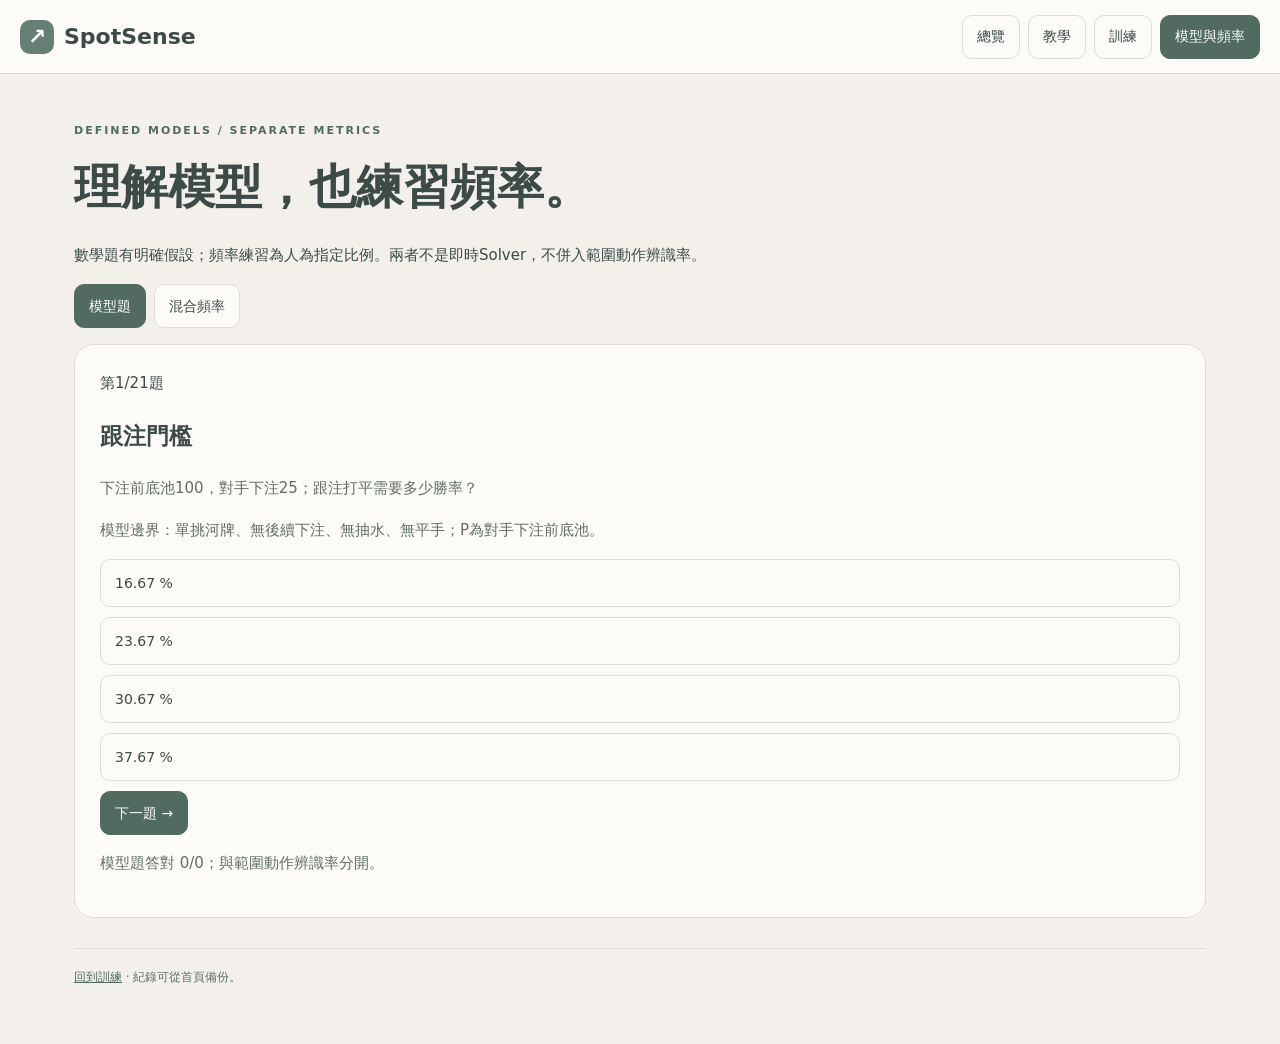
<file: models.html>
<!doctype html><html lang="zh-TW"><head><meta charset="utf-8"><meta name="viewport" content="width=device-width,initial-scale=1,viewport-fit=cover"><meta name="theme-color" content="#f3f0eb"><link rel="manifest" href="manifest.json"><link rel="stylesheet" href="assets/shared.a4ead173c9.css"><script src="assets/compat.a0696203bd.js"></script><title>SpotSense｜模型與頻率</title><style>.ss-choice{width:100%;display:block;margin:10px 0;text-align:left;min-height:48px}#q-feedback{padding:14px;background:#e4e9df;border-radius:12px;margin:16px 0;white-space:pre-line}label{display:block;margin:14px 0}select{min-height:44px}#mix-report{margin:18px 0;font-size:18px;line-height:1.8}</style></head><body><div class="ss-global"><a class="ss-brand" href="index.html"><span class="ss-logo" aria-hidden="true">↗</span>SpotSense</a><nav aria-label="主要導覽"><a href="index.html">總覽</a><a href="learn.html">教學</a><a href="training.html">訓練</a><a href="models.html" aria-current="page">模型與頻率</a></nav></div><main class="ss-main"><span class="ss-kicker">DEFINED MODELS / SEPARATE METRICS</span><h1>理解模型，也練習頻率。</h1><p>數學題有明確假設；頻率練習為人為指定比例。兩者不是即時Solver，不併入範圍動作辨識率。</p><div class="ss-actions"><button class="ss-link ss-primary" id="tab-math" aria-pressed="true">模型題</button><button class="ss-link" id="tab-frequency" aria-pressed="false">混合頻率</button></div><section class="ss-box" id="math"><span id="q-progress"></span><h2 id="q-title"></h2><p id="q-prompt"></p><p id="q-bound"></p><div id="q-options"></div><div id="q-feedback" role="status" hidden></div><button class="ss-link ss-primary" id="q-next">下一題 →</button><p id="q-stats"></p></section><section class="ss-box" id="frequency" hidden><h2>獨立混合頻率執行</h2><p>人為練習比例，非真實GTO資料。目標分開記錄，抽籤示範不混入手動紀錄。</p><label>目標 <select id="frequency-preset"><option value="90">Raise 90% / Fold 10%</option><option value="70">Raise 70% / Fold 30%</option><option value="50">Raise 50% / Fold 50%</option></select></label><p>每組100次，自己分配動作。一次選到允許動作，不等於長期執行正確比例。</p><div class="ss-actions"><button class="ss-link" id="mix-raise">選Raise</button><button class="ss-link" id="mix-fold">選Fold</button><button class="ss-link" id="mix-sample">獨立抽籤示範100次</button><button class="ss-link" id="mix-new">開始新一組</button></div><div id="mix-report" role="status"></div><p>抽樣會自然波動；本工具不做顯著性或精熟認證。</p></section><footer><a href="training.html">回到訓練</a> · 紀錄可從首頁備份。</footer></main><script src="assets/models.275b93a2d3.js"></script><script src="assets/register-sw.2b7d99ce07.js"></script></body></html>
</file>
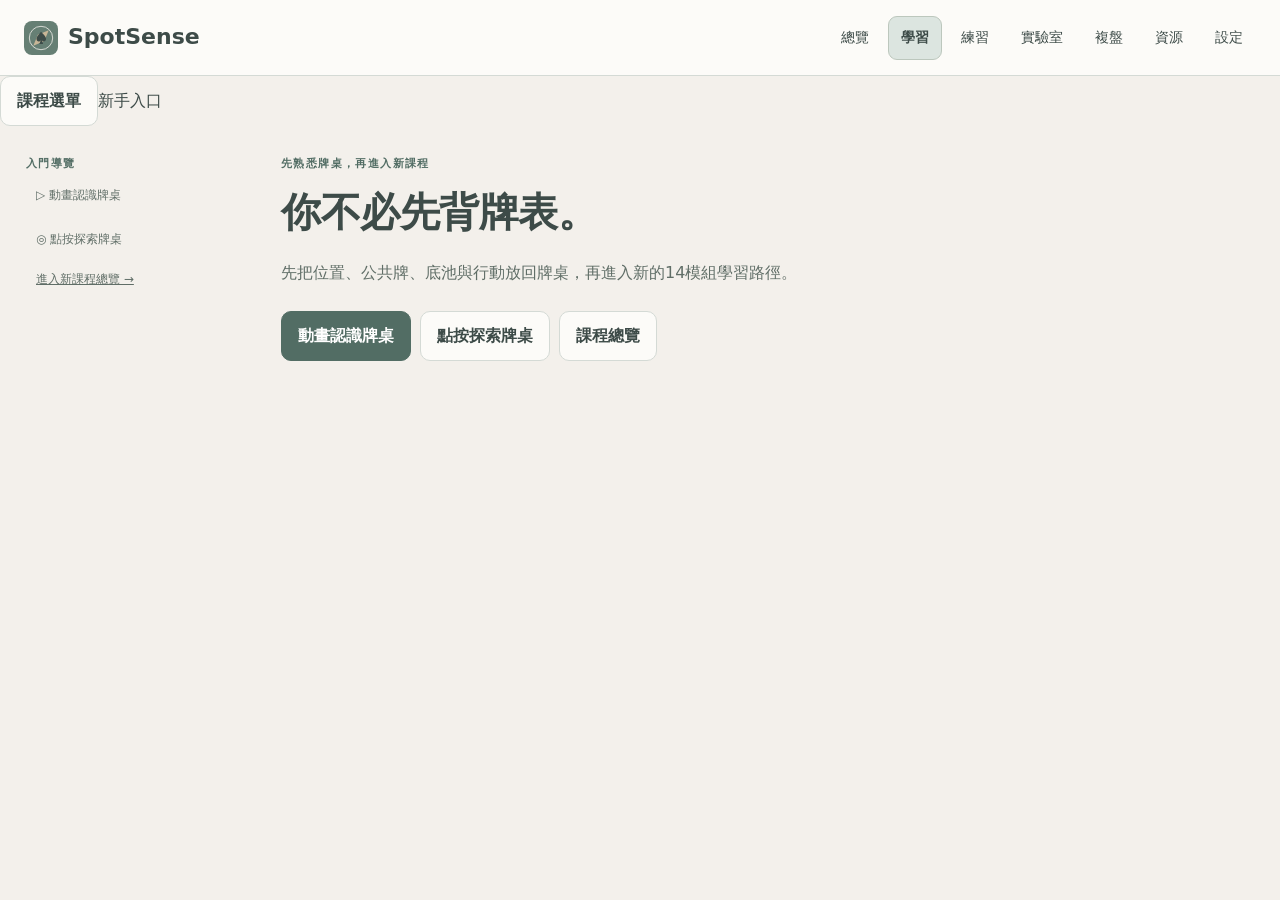
<file: onboarding.html>
<!doctype html><html lang="zh-TW"><head><meta charset="utf-8"><meta name="viewport" content="width=device-width,initial-scale=1,viewport-fit=cover"><meta name="theme-color" content="#f3f0eb"><meta name="color-scheme" content="light"><meta name="apple-mobile-web-app-status-bar-style" content="default"><link rel="icon" href="app-mark.svg"><link rel="manifest" href="manifest.json"><link rel="stylesheet" href="assets/onboarding.css"><style>@media(max-width:767px){.shell{display:block;padding:18px 12px 110px}.shell>aside{display:none;position:static;max-height:none}.showmenu .shell>aside{display:block}.mobilemenu{display:inline-flex}}#logo[hidden]{display:none!important}</style><link rel="stylesheet" href="assets/app.css"><script src="assets/core.js"></script><script src="assets/store.js"></script><script src="assets/ui.js"></script><script src="assets/sources.js"></script><title>SpotSense｜牌桌入門</title></head><body><header class="site-header" role="banner"><a class="site-brand" href="index.html"><img src="app-mark.svg" width="34" height="34" alt="">SpotSense</a><nav class="site-nav" aria-label="主要導覽"><a href="index.html">總覽</a><a href="learn.html" aria-current="page">學習</a><a href="training.html">練習</a><a href="workbench.html?view=lab">實驗室</a><a href="workbench.html?view=journal">複盤</a><button data-resource="resources">資源</button><button data-resource="settings">設定</button></nav><button class="secondary course-menu" data-resource="resources">更多</button></header><section class="learn-toolbar"><button id="logo" hidden>返回入門</button><button id="menu" class="ghost mobilemenu">課程選單</button><span id="status"></span></section><div class="shell"><aside id="nav" aria-label="入門導覽"></aside><main id="main"></main></div><nav class="mobile-nav" aria-label="網站導覽"><a href="index.html">總覽</a><a href="learn.html" aria-current="page">學習</a><a href="training.html">練習</a><button data-resource="resources">更多</button></nav><script src="assets/app.js"></script><script src="assets/onboarding.js"></script><script src="assets/register-sw.js"></script></body></html>
</file>
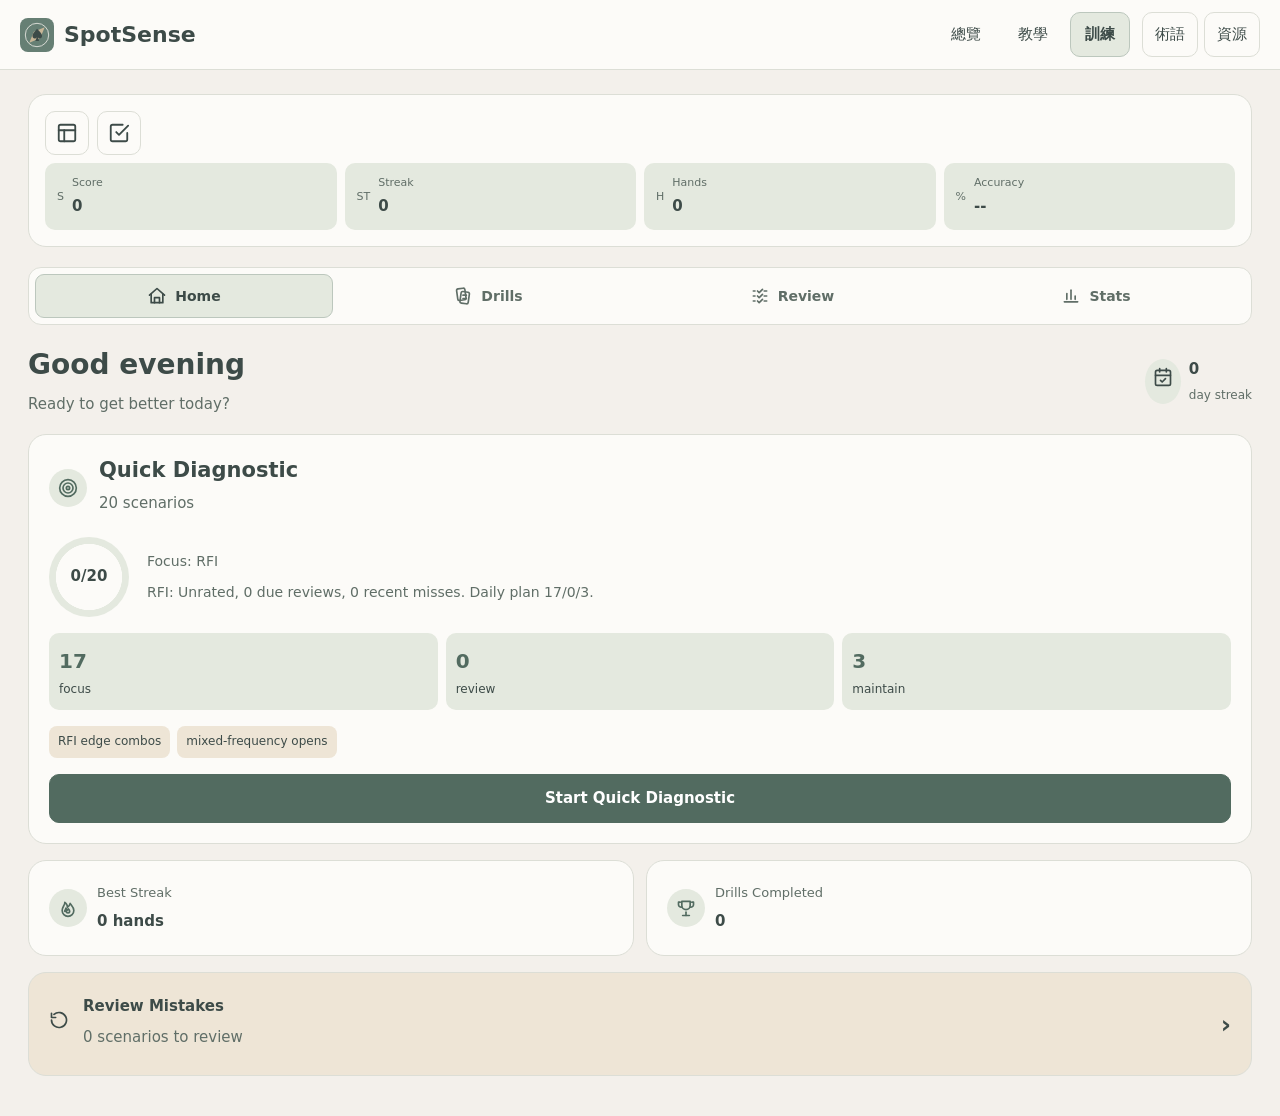
<file: training.html>
<!DOCTYPE html>

<html lang="zh-TW">
<head>
<meta charset="utf-8"/>
<meta content="width=device-width, initial-scale=1.0, viewport-fit=cover" name="viewport"/>
<meta content="#f3f0eb" name="theme-color"/>
<meta content="yes" name="mobile-web-app-capable"/>
<meta content="yes" name="apple-mobile-web-app-capable"/>
<meta content="default" name="apple-mobile-web-app-status-bar-style"/>
<meta content="SpotSense" name="apple-mobile-web-app-title"/>
<link href="app-icon.png" rel="apple-touch-icon"/>
<link href="app-icon.png" rel="icon"/>
<link href="manifest.json" rel="manifest"/>
<title>SpotSense｜訓練</title>
<meta content="SpotSense互動教學與決策訓練，提供參考範圍、自訂情境與本機學習紀錄。" name="description"/>
<meta content="spotsense, poker trainer, preflop, RFI, push fold, GTO, range chart, preflop strategy, poker study app" name="keywords"/>
<meta content="website" property="og:type"/>
<meta content="SpotSense - Free Forever, Full-Featured Poker Trainer" property="og:title"/>
<meta content="SpotSense互動教學與決策訓練，提供參考範圍、自訂情境與本機學習紀錄。" property="og:description"/>
<meta content="app-icon.png" property="og:image"/>
<meta content="summary" name="twitter:card"/>
<meta content="SpotSense - Free Forever, Full-Featured Poker Trainer" name="twitter:title"/>
<meta content="SpotSense互動教學與決策訓練，提供參考範圍、自訂情境與本機學習紀錄。" name="twitter:description"/>
<link href="assets/app.887cf16b4030.css" rel="stylesheet"/><link href="assets/train.0c079946aebc.css" rel="stylesheet"/><link href="assets/hero-table.4f4b2b3aa328.css" rel="stylesheet"/><script src="assets/storage.0049f1f8cc7c.js"></script><script src="assets/cards.8ef9efa2c150.js"></script><meta content="light" name="color-scheme"/></head>
<body><header class="site-header" role="banner"><a aria-label="SpotSense首頁" class="site-brand" href="index.html"><img alt="" src="app-mark.svg"/>SpotSense</a><nav aria-label="主要導覽" class="site-nav"><a href="index.html">總覽</a><a href="learn.html">教學</a><a aria-current="page" href="training.html">訓練</a></nav><div class="site-tools"><button data-common="glossary">術語</button><button data-common="resources">資源</button></div></header>
<div class="train-app">
<section class="header glassmorphism" id="app-header">
<div class="header-row-bottom">
<div class="header-mode-control" id="header-mode-control">
<select aria-label="Practice mode" class="mode-select" id="mode-selector" onchange="changeMode(this.value)">
<option data-i18n="modeRFI" value="RFI">Mode: RFI (Open)</option>
<option data-i18n="modeDefend" value="DEFEND">Mode: Defense</option>
<option data-i18n="modeFacingThreeBet" value="FACING_3BET">Mode: Facing 3-Bet</option>
<option data-i18n="modeAllStreet" value="ALL_STREET">Mode: Postflop</option>
<option data-i18n="modePushFold" value="PUSH_FOLD">Mode: Push / Fold</option>
<option data-i18n="modeCustom" value="CUSTOM">Mode: Custom Practice</option>
<option data-i18n="modeReviewMistakes" hidden="" value="REVIEW">Mode: Review Mistakes</option>
</select>
</div>
<div class="header-tools">
<button aria-label="View Range Chart" class="btn-icon" onclick="toggleChartModal()" title="View Range Chart">
<svg fill="none" height="22" stroke="currentColor" stroke-linecap="round" stroke-linejoin="round" stroke-width="2" viewbox="0 0 24 24" width="22">
<rect height="18" rx="2" width="18" x="3" y="3"></rect>
<path d="M3 9h18"></path>
<path d="M9 21V9"></path>
</svg>
</button>
<button aria-label="Range Editor" class="btn-icon" id="btn-range-editor" onclick="openRangeEditor()" title="Range Editor">
<svg fill="none" height="22" stroke="currentColor" stroke-linecap="round" stroke-linejoin="round" stroke-width="2" viewbox="0 0 24 24" width="22">
<rect height="5" rx="1" width="5" x="3" y="3"></rect>
<rect height="5" rx="1" width="5" x="10" y="3"></rect>
<rect height="5" rx="1" width="4" x="17" y="3"></rect>
<rect height="5" rx="1" width="5" x="3" y="10"></rect>
<rect height="5" rx="1" width="5" x="10" y="10"></rect>
<rect height="5" rx="1" width="4" x="17" y="10"></rect>
<rect height="4" rx="1" width="5" x="3" y="17"></rect>
<rect height="4" rx="1" width="5" x="10" y="17"></rect>
</svg>
</button>
<button aria-label="Ability Assessment" class="btn-icon" id="btn-assessment" onclick="openAssessmentModal()" title="Ability Assessment">
<svg fill="none" height="22" stroke="currentColor" stroke-linecap="round" stroke-linejoin="round" stroke-width="2" viewbox="0 0 24 24" width="22">
<path d="M9 11l3 3L22 4"></path>
<path d="M21 12v7a2 2 0 0 1-2 2H5a2 2 0 0 1-2-2V5a2 2 0 0 1 2-2h11"></path>
</svg>
</button>
</div>
<div class="stats hud-stats">
<div class="stat-box pill">
<span class="stat-icon pulse-teal">S</span>
<div class="stat-info">
<span class="label" data-i18n="score">Score</span>
<span class="value" id="score">0</span>
</div>
</div>
<div class="stat-box pill">
<span class="stat-icon pulse-orange">ST</span>
<div class="stat-info">
<span class="label" data-i18n="streak">Streak</span>
<span class="value" id="streak">0</span>
</div>
</div>
<div class="stat-box pill">
<span class="stat-icon pulse-green">H</span>
<div class="stat-info">
<span class="label" data-i18n="lifetimeHands">Hands</span>
<span class="value" id="lifetime-hands">0</span>
</div>
</div>
<div class="stat-box pill">
<span class="stat-icon pulse-teal">%</span>
<div class="stat-info">
<span class="label" data-i18n="statsAccuracy">Accuracy</span>
<span class="value" id="accuracy-hud">--</span>
</div>
</div>
</div>
</div>
</section>
<section aria-labelledby="first-run-title" aria-live="polite" aria-modal="true" class="first-run-flow hidden" id="first-run-flow" role="dialog">
</section>
<section class="tab-panel plan-panel hidden" data-tab-panel="plan" id="plan-panel">
<section aria-live="polite" class="personalized-dashboard glassmorphism hidden" id="personalized-dashboard">
<div class="personalized-main">
<div>
<span class="panel-kicker" data-i18n="todayDrillKicker">Today's Drill</span>
<h2 data-i18n="quickStartTitle">Quick Diagnostic</h2>
<p data-i18n="quickStartBody">Start with a short diagnostic to build your first training plan.</p>
</div>
<div class="personalized-actions">
<button class="btn-range-action" data-i18n="todayDrillCta" onclick="startTodayDrill()" type="button">Start Today</button>
<button class="btn-range-action btn-range-clear" data-i18n="reviewMistakesEmpty" onclick="startMistakeReplay()" type="button">Review Mistakes (0)</button>
</div>
</div>
<div class="personalized-metrics">
<div><span data-i18n="skillBaseline">Baseline</span><strong data-i18n="skillBaselineEmpty">Unrated</strong></div>
<div><span data-i18n="skillWeakest">Weakest</span><strong>RFI</strong></div>
<div><span data-i18n="dailyGoal">Daily goal</span><strong>0/20</strong></div>
<div><span data-i18n="weeklyHands">This week</span><strong>0</strong></div>
</div>
</section>
</section>
<section class="tab-panel practice-panel hidden" data-tab-panel="practice" id="practice-panel">
<div class="stack-selector glassmorphism hidden" id="stack-selector">
<span class="stack-label" data-i18n="stackLabel">Stack:</span>
<div class="stack-btns">
<button class="stack-btn" data-stack="6" onclick="setStack(6)">6bb</button>
<button class="stack-btn" data-stack="8" onclick="setStack(8)">8bb</button>
<button class="stack-btn active" data-stack="10" onclick="setStack(10)">10bb</button>
<button class="stack-btn" data-stack="12" onclick="setStack(12)">12bb</button>
<button class="stack-btn" data-stack="15" onclick="setStack(15)">15bb</button>
</div>
</div>
<div class="stack-selector glassmorphism hidden" id="custom-mode-controls">
<div class="custom-practice-panel">
<div class="custom-practice-header">
<span class="stack-label" data-i18n="customRangePracticeLabel">Range Practice:</span>
<button class="btn-range-action" data-i18n="customDrillManagerOpen" onclick="openDrillManager()">Manage Drills</button>
</div>
<div class="stack-btns" id="custom-range-picker-list">
</div>
<div class="custom-drill-strip">
<span class="stack-label" data-i18n="customDrillsLabel">Drills:</span>
<div class="stack-btns" id="custom-drill-picker-list">
</div>
</div>
</div>
</div>
<main class="main-layout">
<div class="game-area">
<div class="scenario-panel glassmorphism">
<h2 data-i18n="scenarioTitle">Scenario</h2>
<p data-i18n="waitingHand" id="scenario-text">Waiting for next hand...</p>
<div class="position-badge" id="hero-position">UTG</div>
</div>
<div aria-live="polite" class="postflop-control-panel glassmorphism hidden" id="postflop-control-panel">
</div>
<div class="table">
<div class="table-surface">
<div aria-label="Table context" class="table-context-overlay" id="table-context-overlay"></div>
<div aria-label="Board cards" class="board-cards hidden" id="board-cards"></div>
<div class="cards-container" id="hole-cards">
<div class="card empty"></div>
<div class="card empty"></div>
</div>
</div>
</div>
<div class="controls glassmorphism">
<button class="btn btn-fold" data-i18n="btnFold" id="btn-fold" onclick="handleAction('Fold')">Fold</button>
<button class="btn btn-call" data-i18n="btnCall" id="btn-call" onclick="handleAction('Call')">Call</button>
<button class="btn btn-raise" data-i18n="btnRaise" id="btn-raise" onclick="handleAction('Raise')">Raise</button>
<button class="btn btn-raise hidden" data-i18n="btnAllIn" id="btn-allin" onclick="handleAction('All-In')">All-In</button>
</div>
<div class="feedback hidden" id="feedback">
<span class="feedback-icon" id="feedback-icon"></span>
<h3 id="feedback-title">Correct!</h3>
<p id="feedback-message">UTG with AA is a mandatory raise.</p>
<button class="btn btn-next" data-i18n="nextHand" onclick="nextHand()">Next Hand ·Enter·</button>
</div>
</div>
<aside class="strategy-coach glassmorphism" id="strategy-coach">
<h2><span data-i18n="coachTitle">Strategy Coach</span> <span class="badge" id="coach-badge">RFI</span>
</h2>
<div class="coach-content" id="coach-content">
<p data-i18n="coachSelect">Select a mode to begin.</p>
</div>
<div class="kbd-hint" data-i18n="kbdHint" id="kbd-hint">C Check · Space Fold · M Call · Enter Raise</div>
<div class="hand-history-section">
<div class="hand-history-header" onclick="this.parentElement.classList.toggle('expanded')">
<span data-i18n="handHistoryTitle">Hand History</span>
<span class="history-toggle-icon">▾</span>
</div>
<div class="hand-history-list" id="hand-history-list">
<p class="history-empty">No hands yet.</p>
</div>
</div>
</aside>
</main>
</section>
<section class="tab-panel progress-panel hidden" data-tab-panel="progress" id="progress-panel">
<section aria-live="polite" class="progress-dashboard glassmorphism" id="progress-dashboard">
</section>
</section>
<div aria-label="Range chart" aria-modal="true" class="modal hidden" id="chart-modal" role="dialog">
<div class="modal-content glassmorphism">
</div>
</div>
<div aria-labelledby="stats-modal-title" aria-modal="true" class="modal hidden" id="stats-modal" role="dialog">
<div class="modal-content glassmorphism modal-large">
<div class="modal-header">
<h2 data-i18n="statsTitle" id="stats-modal-title">Detailed Stats</h2>
<button aria-label="Close stats modal" class="btn-close" onclick="closeStatsModal()">×</button>
</div>
<div class="modal-body stats-body" id="stats-content">
</div>
</div>
</div>
<div aria-labelledby="drill-manager-title" aria-modal="true" class="modal hidden" id="drill-manager-modal" role="dialog">
<div class="modal-content glassmorphism modal-large">
<div class="modal-header">
<h2 data-i18n="drillManagerTitle" id="drill-manager-title">Custom Drill Manager</h2>
<button aria-label="Close drill manager" class="btn-close" onclick="closeDrillManager()">×</button>
</div>
<div class="modal-body drill-manager-body">
<form class="drill-form" onsubmit="saveDrillFromForm(event)">
<input id="drill-id-input" type="hidden"/>
<div class="drill-builder-header">
<div>
<div class="panel-kicker" data-i18n="drillBuilderKicker">Drill Builder</div>
<h3 data-i18n="drillBuilderTitle">Build a training spot</h3>
</div>
<span class="drill-status-chip" data-i18n="drillNewStatus" id="drill-form-status">New</span>
</div>
<div class="drill-form-section">
<div class="drill-section-title" data-i18n="drillBasicsTitle">Basics</div>
<div class="drill-form-grid">
<label>
<span data-i18n="drillNameLabel">Name</span>
<input class="range-name-input" data-i18n-placeholder="drillNamePlaceholder" id="drill-name-input" placeholder="Drill name" type="text"/>
</label>
<label>
<span data-i18n="drillTypeLabel">Type</span>
<select class="mode-select" id="drill-type-select" onchange="syncDrillFormFields()">
<option data-i18n="drillTypeRfi" value="RFI_FOCUS">RFI Focus</option>
<option data-i18n="drillTypeDefense" value="DEFENSE_VS_OPEN">Defense vs Open</option>
<option data-i18n="drillTypeFacing3Bet" value="FACING_3BET">Facing 3-Bet</option>
<option data-i18n="drillTypePushFold" value="PUSH_FOLD">Push/Fold</option>
<option data-i18n="drillTypeAllStreet" value="ALL_STREET">All-Street</option>
</select>
</label>
<label>
<span data-i18n="drillGameTypeLabel">Game</span>
<select class="mode-select" id="drill-game-type-select">
<option data-i18n="drillGameCash" value="CASH">Cash</option>
<option data-i18n="drillGameTournament" value="TOURNAMENT">Tournament</option>
</select>
</label>
</div>
</div>
<div class="drill-form-section">
<div class="drill-section-title" data-i18n="drillSpotTitle">Spot setup</div>
<div class="drill-advanced-fields" id="facing-3bet-fields">
<div class="drill-position-field" id="drill-hero-positions-field">
<span class="drill-field-label" data-i18n="drillHeroPositionsLabel">Hero positions</span>
<select aria-hidden="true" class="mode-select drill-position-select-backup" id="drill-hero-positions-select" multiple="" size="5" tabindex="-1">
<option value="UTG">UTG</option>
<option value="HJ">HJ</option>
<option value="CO">CO</option>
<option value="BTN">BTN</option>
<option value="SB">SB</option>
</select>
<div aria-label="Hero positions" class="position-chip-group" id="drill-hero-position-chips" role="group">
<label class="position-chip"><input type="checkbox" value="UTG"/><span>UTG</span></label>
<label class="position-chip"><input type="checkbox" value="HJ"/><span>HJ</span></label>
<label class="position-chip"><input type="checkbox" value="CO"/><span>CO</span></label>
<label class="position-chip"><input type="checkbox" value="BTN"/><span>BTN</span></label>
<label class="position-chip"><input type="checkbox" value="SB"/><span>SB</span></label>
</div>
</div>
<label id="drill-hero-position-field">
<span data-i18n="drillHeroPositionLabel">Hero opened</span>
<select class="mode-select" id="drill-hero-position-select">
<option data-i18n="drillAllRandomOption" value="ALL">All / random</option>
<option value="UTG">UTG</option>
<option value="HJ">HJ</option>
<option value="CO">CO</option>
<option value="BTN">BTN</option>
<option value="SB">SB</option>
</select>
</label>
<label id="drill-opener-position-field">
<span data-i18n="drillOpenerPositionLabel">Opener</span>
<select class="mode-select" id="drill-opener-position-select">
<option data-i18n="drillAllRandomOption" value="ALL">All / random</option>
<option value="UTG">UTG</option>
<option value="HJ">HJ</option>
<option value="CO">CO</option>
<option value="BTN">BTN</option>
<option value="SB">SB</option>
</select>
</label>
<label id="drill-villain-position-field">
<span data-i18n="drillVillainPositionLabel">3-bettor</span>
<select class="mode-select" id="drill-villain-position-select">
<option data-i18n="drillAllRandomOption" value="ALL">All / random</option>
<option value="HJ">HJ</option>
<option value="CO">CO</option>
<option value="BTN">BTN</option>
<option value="SB">SB</option>
<option value="BB">BB</option>
</select>
</label>
<label id="drill-stack-field">
<span data-i18n="drillStackLabel">Stack bb</span>
<select class="mode-select" id="drill-stack-input">
<option value="10">10bb</option>
<option value="20">20bb</option>
<option value="30">30bb</option>
<option value="40">40bb</option>
<option value="50">50bb</option>
<option value="60">60bb</option>
<option value="70">70bb</option>
<option value="80">80bb</option>
<option value="90">90bb</option>
<option selected="" value="100">100bb</option>
</select>
</label>
<label id="drill-open-size-field">
<span data-i18n="drillOpenSizeLabel">Open bb</span>
<input class="range-name-input" id="drill-open-size-input" min="0.1" step="0.1" type="number" value="2.5"/>
</label>
<label class="drill-checkbox-label" id="drill-open-size-random-field">
<input id="drill-open-size-random-input" onchange="syncDrillOpenSizeRandom()" type="checkbox"/>
<span data-i18n="drillOpenSizeRandomLabel">Random open size</span>
</label>
<label id="drill-threebet-size-field">
<span data-i18n="drillThreeBetSizeLabel">3-bet bb</span>
<input class="range-name-input" id="drill-threebet-size-input" min="0.1" step="0.1" type="number" value="9"/>
</label>
<div class="drill-allstreet-fields hidden" id="drill-allstreet-fields">
<label id="drill-street-field">
<span data-i18n="drillStreetLabel">Street</span>
<select class="mode-select" id="drill-street-select">
<option data-i18n="drillAllRandomOption" value="ALL">All / random</option>
<option data-i18n="drillStreetFlop" value="FLOP">Flop</option>
<option data-i18n="drillStreetTurn" value="TURN">Turn</option>
<option data-i18n="drillStreetRiver" value="RIVER">River</option>
</select>
</label>
<label id="drill-template-field">
<span data-i18n="drillTemplateLabel">Template</span>
<select class="mode-select" id="drill-template-select">
<option data-i18n="drillAllRandomOption" value="ALL">All / random</option>
<option data-i18n="drillTemplateCbetFlop" value="CBET_FLOP">Flop c-bet</option>
<option data-i18n="drillTemplateCheckRaiseFlop" value="CHECK_RAISE_FLOP">Flop check-raise</option>
<option data-i18n="drillTemplateProbeTurn" value="PROBE_TURN">Turn probe</option>
<option data-i18n="drillTemplateBarrelTurn" value="BARREL_TURN">Turn barrel</option>
<option data-i18n="drillTemplateBluffCatchRiver" value="BLUFF_CATCH_RIVER">River bluff-catch</option>
<option data-i18n="drillTemplateValueBetRiver" value="VALUE_BET_RIVER">River value bet</option>
<option data-i18n="drillTemplateFacingOverbet" value="FACING_OVERBET">Facing overbet</option>
</select>
</label>
<label id="drill-board-preset-field">
<span data-i18n="drillBoardPresetLabel">Board texture</span>
<select class="mode-select" id="drill-board-preset-select">
<option data-i18n="drillAllRandomOption" value="ALL">All / random</option>
<option data-i18n="drillBoardPresetDry" value="DRY">Dry board</option>
<option data-i18n="drillBoardPresetNeutral" value="NEUTRAL">Neutral board</option>
<option data-i18n="drillBoardPresetWet" value="WET">Wet board</option>
<option data-i18n="drillBoardPresetPaired" value="PAIRED">Paired board</option>
</select>
</label>
<label hidden="" id="drill-hand-quality-field">
<span data-i18n="drillHandQualityLabel">Hand class</span>
<select class="mode-select" id="drill-hand-quality-select">
<option data-i18n="drillAllRandomOption" value="ALL">All / random</option>
<option data-i18n="drillHandQualityGood" value="GOOD">Value-heavy hands</option>
<option data-i18n="drillHandQualityNormal" value="NORMAL">Medium-strength hands</option>
<option data-i18n="drillHandQualityBad" value="BAD">Bluff-candidate hands</option>
</select>
</label>
<label id="drill-pot-preset-field">
<span data-i18n="drillPotPresetLabel">Pot size</span>
<select class="mode-select" id="drill-pot-preset-select">
<option data-i18n="drillAllRandomOption" value="ALL">All / random</option>
<option data-i18n="drillPotPresetSmall" value="SMALL">Single-raised pot</option>
<option data-i18n="drillPotPresetMedium" value="MEDIUM">Medium SPR pot</option>
<option data-i18n="drillPotPresetLarge" value="LARGE">Large low-SPR pot</option>
</select>
</label>
<label id="drill-raise-size-field">
<span data-i18n="drillRaiseSizingLabel">Bet / raise size</span>
<select class="mode-select" id="drill-raise-size-select">
<option data-i18n="drillRaiseSize33" value="BET_33">Bet 33%</option>
<option data-i18n="drillRaiseSize50" value="BET_50">Bet 50%</option>
<option data-i18n="drillRaiseSize75" value="BET_75">Bet 75%</option>
<option data-i18n="drillRaiseSizeOverbet" value="OVERBET">Overbet</option>
<option data-i18n="drillRaiseSizeJam" value="JAM">Jam</option>
</select>
</label>
</div>
<label class="drill-range-code-field" id="drill-raise-range-field">
<span data-i18n="drillRaiseRangeLabel">Raise / shove range code</span>
<select class="mode-select drill-range-select" id="drill-raise-range-select"></select>
<small data-i18n="drillRangeSelectHelp">Optional. Leave default to use the built-in range.</small>
</label>
<label class="drill-range-code-field" id="drill-call-range-field">
<span data-i18n="drillCallRangeLabel">Call range code</span>
<select class="mode-select drill-range-select" id="drill-call-range-select"></select>
<small data-i18n="drillRangeSelectHelp">Optional. Leave default to use the built-in range.</small>
</label>
</div>
</div>
<div class="drill-form-actions">
<button class="btn-range-action" data-i18n="drillSaveDraft" type="submit">Save Draft</button>
<button class="btn-range-action btn-range-clear" data-i18n="drillNewDraft" onclick="resetDrillForm()" type="button">New Draft</button>
<button class="btn-range-action btn-range-clear" data-i18n="drillImport" onclick="importDrillDefinition()" type="button">Import Drill</button>
</div>
</form>
<div class="drill-manager-list" id="drill-manager-list"></div>
</div>
</div>
</div>
<div aria-labelledby="assessment-title" aria-modal="true" class="modal hidden" id="assessment-modal" role="dialog">
<div class="modal-content glassmorphism modal-large">
<div class="modal-header">
<h2 data-i18n="assessmentTitle" id="assessment-title">Ability Assessment</h2>
<button aria-label="Close assessment modal" class="btn-close" onclick="closeAssessmentModal()">×</button>
</div>
<div class="modal-body assessment-body">
<form class="assessment-form" onsubmit="saveAssessmentFromForm(event)">
<div class="assessment-form-grid">
<label>
<span data-i18n="assessmentExperienceLabel">Experience</span>
<select class="mode-select" id="assessment-experience-select">
<option data-i18n="assessmentExperienceBeginner" value="beginner">New to Texas Hold'em</option>
<option data-i18n="assessmentExperienceIntermediate" value="intermediate">Comfortable with core ranges</option>
<option data-i18n="assessmentExperienceAdvanced" value="advanced">Advanced and leak-focused</option>
</select>
</label>
<label>
<span data-i18n="assessmentGameTypeLabel">Main game</span>
<select class="mode-select" id="assessment-game-type-select">
<option data-i18n="assessmentGameCash" value="cash">Cash</option>
<option data-i18n="assessmentGameTournament" value="tournament">Tournament</option>
<option data-i18n="assessmentGameMixed" value="mixed">Mixed</option>
</select>
</label>
<label>
<span data-i18n="assessmentStackFocusLabel">Stack focus</span>
<select class="mode-select" id="assessment-stack-focus-select">
<option data-i18n="assessmentStackDeep" value="deep">Deep / 80bb+</option>
<option data-i18n="assessmentStackMedium" value="medium">Medium / 25-80bb</option>
<option data-i18n="assessmentStackShort" value="short">Short / 15bb or less</option>
</select>
</label>
<label>
<span data-i18n="assessmentConfidenceLabel">Confidence</span>
<select class="mode-select" id="assessment-confidence-select">
<option data-i18n="assessmentConfidenceLow" value="low">Low</option>
<option data-i18n="assessmentConfidenceMedium" value="medium">Medium</option>
<option data-i18n="assessmentConfidenceHigh" value="high">High</option>
</select>
</label>
</div>
<div class="assessment-recommendation" id="assessment-recommendation-preview"></div>
<div class="assessment-recommendation" id="diagnostic-summary-preview"></div>
<div class="drill-form-actions">
<button class="btn-range-action" data-i18n="assessmentSave" type="submit">Save Assessment</button>
<button class="btn-range-action" data-i18n="diagnosticStart" onclick="startDiagnosticSession()" type="button">Start Diagnostic</button>
<button class="btn-range-action" data-i18n="assessmentTrainRecommendation" onclick="startRecommendedTraining()" type="button">Train Recommendation</button>
<button class="btn-range-action btn-range-clear" data-i18n="assessmentSkip" onclick="skipAssessmentFromModal()" type="button">Skip</button>
<button class="btn-range-action btn-range-clear" data-i18n="assessmentReset" onclick="resetAssessmentFromModal()" type="button">Reset</button>
</div>
</form>
</div>
</div>
</div>
<div aria-labelledby="session-summary-title" aria-modal="true" class="modal hidden" id="session-summary-modal" role="dialog">
<div class="modal-content glassmorphism modal-large">
<div class="modal-header">
<h2 data-i18n="sessionSummaryTitle" id="session-summary-title">Session Summary</h2>
<button aria-label="Close session summary" class="btn-close" onclick="closeSessionSummary()">×</button>
</div>
<div class="modal-body session-summary-body" id="session-summary-content">
</div>
<div class="drill-form-actions">
<button class="btn-range-action" data-i18n="sessionNextDrill" onclick="startTodayDrill()" type="button">Start Next Drill</button>
<button class="btn-range-action btn-range-clear" data-i18n="sessionClose" onclick="closeSessionSummary()" type="button">Close</button>
</div>
</div>
</div>
<div aria-labelledby="ad-modal-title" aria-modal="true" class="modal ad-modal hidden" id="ad-modal" role="dialog">
<div class="modal-content glassmorphism ad-modal-content">
<div class="modal-header ad-modal-header">
<h2 data-i18n="adSlotTitle" id="ad-modal-title">Sponsor note</h2>
<button aria-label="Close sponsor note" class="btn-close" id="ad-modal-close" onclick="closeAdModal()">×</button>
</div>
<div class="modal-body ad-modal-body" id="ad-modal-body">
<div class="ad-modal-copy">
<strong data-i18n="adSlotTitle">Sponsor note</strong>
<p data-i18n="adSlotBody">A low-frequency sponsor placement can appear here between sessions.</p>
<p class="ad-frequency-note" data-i18n="adFrequencyNote">Ads never appear during a hand decision and are capped at three per day.</p>
</div>
</div>
</div>
</div>
<div aria-describedby="confirm-message" aria-labelledby="confirm-title" aria-modal="true" class="modal hidden" id="confirm-modal" role="dialog">
<div class="modal-content glassmorphism confirm-modal-content">
<div class="modal-header">
<h2 data-i18n="confirmTitle" id="confirm-title">Confirm action</h2>
</div>
<div class="modal-body confirm-body">
<p id="confirm-message">Are you sure?</p>
<div class="confirm-actions">
<button class="btn-range-action btn-range-clear" data-i18n="confirmCancel" id="confirm-cancel" type="button">Cancel</button>
<button class="btn-range-action btn-danger" data-i18n="confirmOk" id="confirm-accept" type="button">Confirm</button>
</div>
</div>
</div>
</div>
<div aria-labelledby="range-editor-title" aria-modal="true" class="modal hidden" id="range-editor-modal" role="dialog">
<div class="modal-content glassmorphism range-editor-modal-content">
<div class="modal-header">
<h2 data-i18n="rangeEditorTitle" id="range-editor-title">Range Editor</h2>
<button aria-label="Close range editor" class="btn-close" onclick="closeRangeEditor()">×</button>
</div>
<div class="modal-body range-editor-body">
<p class="range-editor-help" data-i18n="rangeEditorHelp">Click cells to toggle: Fold → Raise → Call →
                        Fold</p>
<div class="range-editor-purpose-wrap">
<p class="range-editor-purpose" data-i18n="rangeEditorPurpose">Use this tool to visualize and save
                            your custom preflop ranges for study.</p>
</div>
<div class="range-editor-legend">
<span class="re-legend-item re-raise" data-i18n="legendRaise">Raise</span>
<span class="re-legend-item re-call" data-i18n="legendCall">Call</span>
<span class="re-legend-item re-fold" data-i18n="legendFold">Fold</span>
</div>
<div class="chart-grid range-editor-grid" id="range-editor-grid"></div>
<section aria-labelledby="range-code-title" class="range-code-panel">
<div class="range-code-header">
<h3 data-i18n="rangeCodeTitle" id="range-code-title">Range Code</h3>
<span class="range-code-counts" id="range-code-counts">Raise 0 · Call 0 · Fold 169</span>
</div>
<div class="range-code-output-row">
<label data-i18n="rangeCodeCurrentLabel" for="range-code-output">Current code</label>
<textarea class="range-code-output" id="range-code-output" readonly="" rows="2"></textarea>
</div>
<div class="range-code-actions">
<button class="btn-range-action" data-i18n="rangeCodeCopyRange" onclick="copyRangeCode()" type="button">Copy Range</button>
</div>
<div class="range-code-import-row">
<label data-i18n="rangeCodePasteLabel" for="range-code-input">Paste/import code</label>
<textarea class="range-code-input" data-i18n-placeholder="rangeCodeInputPlaceholder" id="range-code-input" oninput="previewRangeCodeInput()" placeholder="PT1.&lt;payload&gt; or 48-character payload" rows="2"></textarea>
<div class="range-code-preview" data-i18n="rangeCodePreviewEmpty" id="range-code-preview" role="status">Paste a Range Code to preview it.</div>
<button class="btn-range-action" data-i18n="rangeCodeApply" disabled="" id="range-code-apply" onclick="applyRangeCodePreview()">Apply to Grid</button>
</div>
</section>
<div class="range-editor-controls">
<div class="range-save-row">
<span data-i18n="rangeNameLabel">Name:</span>
<input class="range-name-input" data-i18n-placeholder="rangeEditorNamePlaceholder" id="range-name-input" placeholder="Range name..." type="text"/>
<button class="btn-range-action" data-i18n="rangeEditorSave" onclick="saveCustomRange()">Save</button>
<button class="btn-range-action btn-range-clear" data-i18n="rangeEditorClear" onclick="clearEditorGrid()">Clear</button>
</div>
<div class="range-load-row">
<select class="mode-select" id="range-load-select">
<option value="">-- No saved ranges --</option>
</select>
<button class="btn-range-action" data-i18n="rangeEditorLoad" onclick="loadCustomRange()">Load</button>
<button class="btn-range-action btn-range-delete" data-i18n="rangeEditorDelete" onclick="deleteCustomRange()">Delete</button>
</div>
</div>
</div>
</div>
</div>
</div>
<nav aria-label="Primary sections" class="app-bottom-nav" id="app-bottom-nav">
<button class="app-nav-item active" data-app-tab="plan" onclick="setActiveTab('plan')" type="button">
<svg aria-hidden="true" fill="none" height="22" stroke="currentColor" stroke-linecap="round" stroke-linejoin="round" stroke-width="2" viewbox="0 0 24 24" width="22">
<path d="M3 11l9-8 9 8"></path>
<path d="M5 10v10h14V10"></path>
<path d="M9 20v-6h6v6"></path>
</svg>
<span data-i18n="appTabPlan">Home</span>
</button>
<button class="app-nav-item" data-app-tab="practice" onclick="setActiveTab('practice')" type="button">
<svg aria-hidden="true" fill="none" height="22" stroke="currentColor" stroke-linecap="round" stroke-linejoin="round" stroke-width="2" viewbox="0 0 24 24" width="22">
<rect height="14" rx="2" transform="rotate(-8 10 10)" width="10" x="5" y="3"></rect>
<rect height="14" rx="2" transform="rotate(8 14 14)" width="10" x="9" y="7"></rect>
<path d="M12 11h4"></path>
<path d="M12 15h4"></path>
</svg>
<span data-i18n="appTabPractice">Drills</span>
</button>
<button class="app-nav-item" data-app-tab="review" onclick="setActiveTab('review')" type="button">
<svg aria-hidden="true" fill="none" height="22" stroke="currentColor" stroke-linecap="round" stroke-linejoin="round" stroke-width="2" viewbox="0 0 24 24" width="22">
<path d="M4 6h2"></path>
<path d="M4 12h2"></path>
<path d="M4 18h2"></path>
<path d="m9 6 2 2 4-4"></path>
<path d="m9 12 2 2 4-4"></path>
<path d="m9 18 2 2 4-4"></path>
<path d="M17 6h3"></path>
<path d="M17 12h3"></path>
<path d="M17 18h3"></path>
</svg>
<span data-i18n="appTabReview">Review</span>
</button>
<button class="app-nav-item" data-app-tab="progress" onclick="setActiveTab('progress')" type="button">
<svg aria-hidden="true" fill="none" height="22" stroke="currentColor" stroke-linecap="round" stroke-linejoin="round" stroke-width="2" viewbox="0 0 24 24" width="22">
<path d="M4 19h16"></path>
<path d="M7 16V9"></path>
<path d="M12 16V5"></path>
<path d="M17 16v-4"></path>
</svg>
<span data-i18n="appTabProgress">Stats</span>
</button>
</nav>
<div id="toast-container"></div>
<script src="ad-config.js"></script>
<script src="assets/i18n.2eb37b6ddd21.js"></script>
<script src="assets/script.516291d4f97b.js"></script>
<script>
        (function () {
            var splash = document.getElementById('splash-screen');
            if (splash) {
                splash.addEventListener('animationend', function (e) {
                    if (e.animationName === 'splashFadeOut') {
                        splash.classList.add('done');
                    }
                });
            }
        })();
    </script>
<script src="assets/integrity.ea3633efb818.js"></script><script src="assets/common.5903cf70404b.js"></script><script src="assets/train-ui.7a777ee38bd6.js"></script><script src="assets/hero-table.7acec8cae0da.js"></script><script src="assets/register-sw.23cbf409a22a.js"></script></body>
</html>
</file>
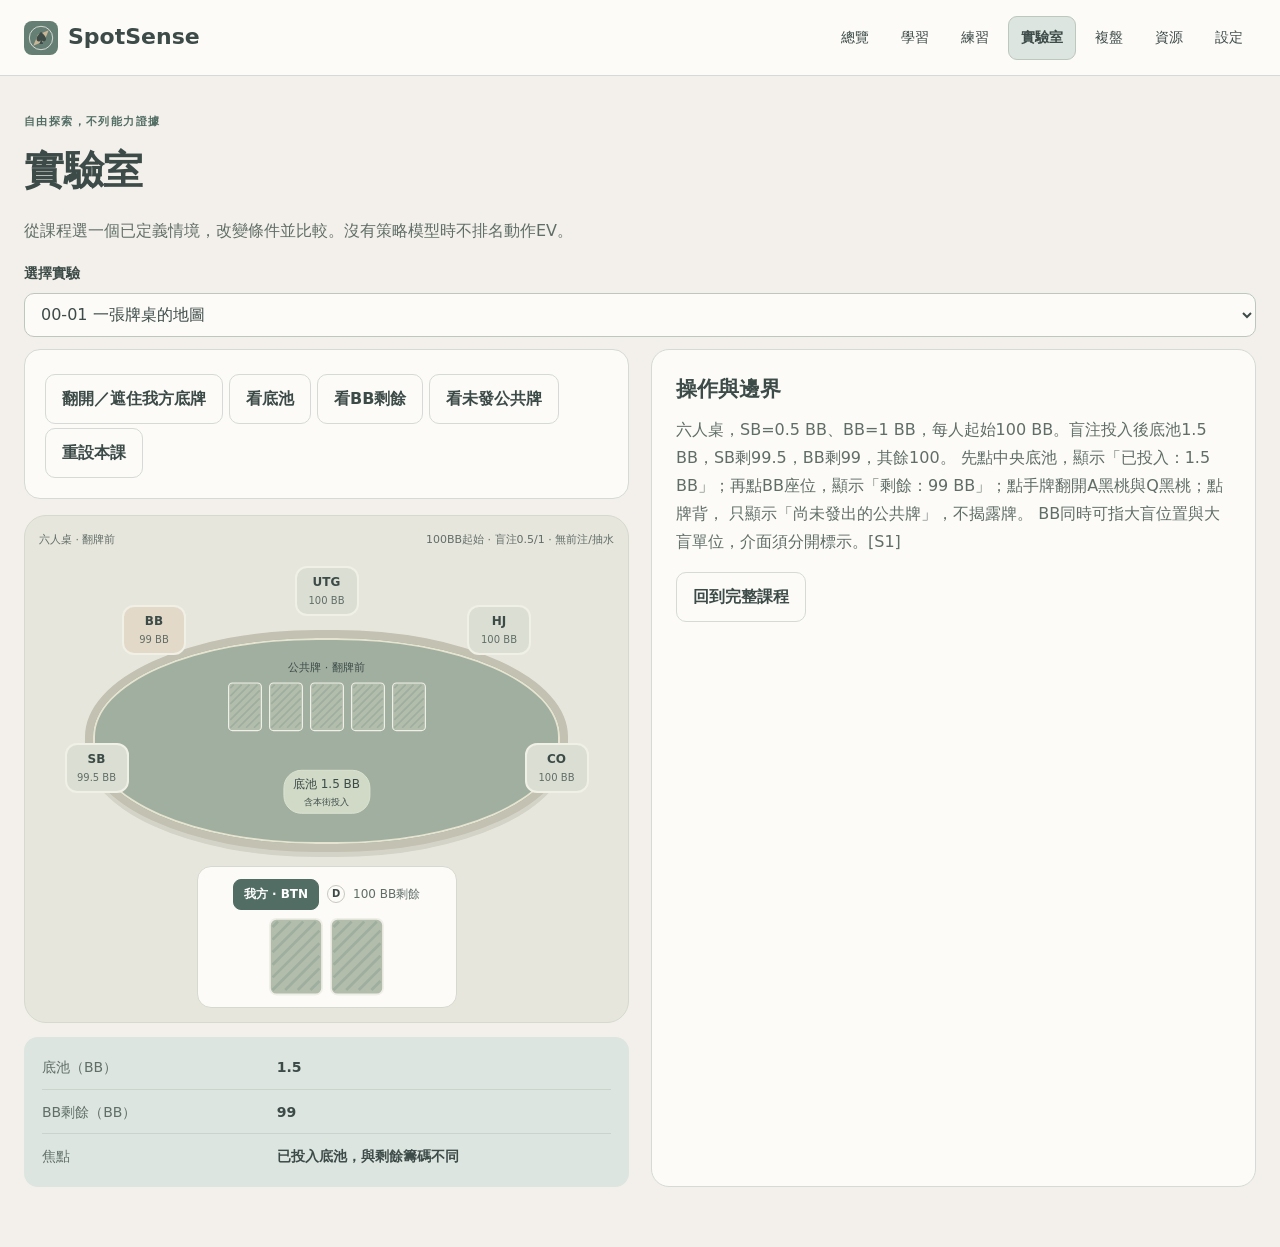
<file: workbench.html>
<!doctype html><html lang="zh-TW"><head><meta charset="utf-8"><meta name="viewport" content="width=device-width,initial-scale=1,viewport-fit=cover"><meta name="theme-color" content="#f3f0eb"><meta name="color-scheme" content="light"><meta name="apple-mobile-web-app-status-bar-style" content="default"><link rel="icon" href="app-mark.svg"><link rel="manifest" href="manifest.json"><link rel="stylesheet" href="assets/app.css"><script src="assets/core.js"></script><script src="assets/store.js"></script><script src="assets/ui.js"></script><script src="assets/sources.js"></script><title>SpotSense｜實驗與複盤</title></head><body><header class="site-header" role="banner"><a class="site-brand" href="index.html"><img src="app-mark.svg" width="34" height="34" alt="">SpotSense</a><nav class="site-nav" aria-label="主要導覽"><a href="index.html">總覽</a><a href="learn.html">學習</a><a href="training.html">練習</a><a href="workbench.html?view=lab" aria-current="page">實驗室</a><a href="workbench.html?view=journal">複盤</a><button data-resource="resources">資源</button><button data-resource="settings">設定</button></nav><button class="secondary course-menu" data-resource="resources">更多</button></header><main class="app-main" id="workbench-main"><p class="muted">正在準備工作台…</p></main><nav class="mobile-nav" aria-label="網站導覽"><a href="index.html">總覽</a><a href="learn.html">學習</a><a href="training.html">練習</a><button data-resource="resources">更多</button></nav><script src="assets/app.js"></script><script src="assets/labs.js"></script><script src="assets/reviews.js"></script><script src="assets/workbench.js"></script><script src="assets/register-sw.js"></script></body></html>
</file>
<file: assets/app.887cf16b4030.css>
:root{color-scheme:light;--bg:#f3f0eb;--paper:#fcfbf8;--ink:#3d4b48;--muted:#606e67;--line:#dcded6;--primary:#526b60;--deep:#526b60;--sage:#8d9d90;--soft:#e4e9df;--rose:#b78e88;--rose-soft:#eeded9;--blue:#8b9ca6;--blue-soft:#e0e8ed;--sand:#c8b697;--sand-soft:#eee5d6;--red:#8b5651;--mint:#526b60;--mint-soft:#e4e9df;--surface-warm:#eee5d6;--color-raise:#526b60;--color-call:#58717f;--color-fold:#8b5651;--text-primary:#3d4b48;--text-secondary:#606e67;--bottom-nav-height:90px}*{box-sizing:border-box}html{-webkit-text-size-adjust:100%;text-size-adjust:100%;background:var(--bg)}body{margin:0;background:var(--bg);color:var(--ink);font:15px/1.8 system-ui,-apple-system,"Noto Sans TC",sans-serif}a{color:var(--primary)}button,input,select,textarea{font:inherit;color:inherit}button{cursor:pointer}button:disabled{opacity:.5;cursor:default}button:not(.cell):not(.chart-cell),select,input:not([type=checkbox]):not([type=range]){min-height:44px}a,button,input,select,summary{touch-action:manipulation}:focus-visible{outline:3px solid var(--primary)!important;outline-offset:3px!important}.hidden,[hidden]{display:none!important}svg,img{max-width:100%}input:not([type=checkbox]):not([type=range]),select,textarea{max-width:100%;border:1px solid #bcc7bd;border-radius:10px;padding:10px 12px;background:var(--paper)}textarea{width:100%;resize:vertical}input[type=checkbox],input[type=range]{accent-color:var(--primary)}h1,h2,h3,h4{color:var(--ink);line-height:1.45}h1{font-size:clamp(28px,3.5vw,44px);margin:10px 0 18px}h2{font-size:21px;margin:0 0 12px}h3{font-size:17px;margin:0 0 8px}p{margin:8px 0 16px}.muted,.small{color:var(--muted)}.small{font-size:12px}.eyebrow{font-size:11px;font-weight:750;letter-spacing:1.4px;color:var(--primary)}.primary,.secondary,.link-button,.btn-range-action,.stack-btn,.chart-pos-btn,.stats-filter,.btn-close,.btn-icon,.btn-reset-stats{display:inline-flex;align-items:center;justify-content:center;gap:7px;min-height:44px;padding:9px 14px;border:1px solid var(--line);border-radius:10px;background:var(--paper);color:var(--ink);text-decoration:none}.primary,.link-button.primary,.stack-btn.active,.chart-pos-btn.active{background:var(--primary);color:#fff;border-color:var(--primary)}.danger,.btn-danger,.btn-range-delete,.btn-reset-stats{background:var(--rose-soft);color:var(--red)}.button-row{display:flex;gap:9px;flex-wrap:wrap}.site-header{height:auto!important;position:relative!important;top:auto!important;display:flex;align-items:center;justify-content:space-between;flex-wrap:wrap;gap:12px;padding:12px max(20px,calc((100vw - 1380px)/2));padding-top:max(12px,env(safe-area-inset-top));background:var(--paper);border-bottom:1px solid var(--line);z-index:40}.site-brand{order:1;display:flex;align-items:center;gap:10px;min-height:44px;font-size:22px;font-weight:800;color:var(--ink);text-decoration:none}.site-brand img{width:34px;height:34px}.site-nav{order:2;display:flex;gap:7px;margin-left:auto}.site-nav a{min-height:44px;display:flex;align-items:center;justify-content:center;padding:8px 14px;border:1px solid transparent;border-radius:10px;text-decoration:none;color:var(--ink)}.site-nav a[aria-current=page]{background:var(--soft);border-color:#bcc7bd;font-weight:750}.site-tools{order:3;display:flex;gap:6px}.site-tools button{min-height:44px;padding:8px 12px;border:1px solid var(--line);border-radius:10px;background:var(--paper)}.app-main{max-width:1180px;margin:auto;padding:44px 24px 55px}.path-grid{display:grid;grid-template-columns:1fr 1fr;gap:24px}.surface-card,.path-card,.mode-intro{min-width:0;padding:26px;background:var(--paper);border:1px solid var(--line);border-radius:20px}.path-card{display:flex;flex-direction:column}.path-card h2{font-size:27px}.path-card p,.path-card ul,.mode-intro p{color:var(--muted)}.path-card .link-button{align-self:flex-start;margin-top:auto}.metrics{display:grid;grid-template-columns:repeat(3,minmax(0,1fr));gap:12px;margin:24px 0}.metrics>div{padding:16px;background:var(--soft);border-radius:14px;min-width:0}.metrics span{display:block;font-size:12px;color:var(--muted)}.metrics strong{font-size:27px;overflow-wrap:anywhere}footer{margin-top:30px;padding-top:18px;border-top:1px solid var(--line);font-size:12px;color:var(--muted)}.field{display:grid;gap:7px;margin:14px 0}.toggle-row{display:flex;justify-content:space-between;align-items:center;min-height:54px;gap:16px;padding:10px 0;border-bottom:1px solid var(--line)}.toggle-row input{width:22px;height:22px}.resource-grid{display:grid;grid-template-columns:1fr 1fr;gap:12px}.resource-tile{display:grid;gap:6px;padding:18px;border:1px solid var(--line);border-radius:14px;background:var(--paper);color:var(--ink);text-align:left}.resource-tile span{font-size:13px;color:var(--muted)}.term-card{padding:18px;margin:12px 0;border:1px solid var(--line);border-radius:14px}.term-en{font-size:12px;color:var(--muted)}.license-text{white-space:pre-wrap;overflow-wrap:anywhere;font:12px/1.7 ui-monospace,monospace}.shared-dialog,.ss-layer,.course-drawer{position:fixed;inset:auto 0;top:var(--vtop,0px);width:100vw;max-width:100vw;height:var(--vh,100dvh);max-height:none;margin:0;padding:max(14px,env(safe-area-inset-top)) 14px max(14px,env(safe-area-inset-bottom));border:0;background:transparent;color:var(--ink);overflow:hidden;align-items:center;justify-content:center;transform:none;z-index:4000}.shared-dialog:not([open]),.ss-layer:not([open]),.course-drawer:not([open]){display:none}.shared-dialog[open],.ss-layer[open],.course-drawer[open]{display:flex}dialog::backdrop{background:rgba(61,75,72,.5)}.dialog-panel{width:min(760px,100%);max-height:100%;display:flex;flex-direction:column;overflow:hidden;background:var(--paper);border:1px solid #bcc7bd;border-radius:20px;box-shadow:0 12px 42px #3d4b481a}.dialog-head,.modal-header{display:flex;align-items:center;justify-content:space-between;gap:12px;padding:14px 18px;border-bottom:1px solid var(--line);background:var(--paper);flex:0 0 auto}.dialog-head h2,.modal-header h2{font-size:20px;margin:0;min-width:0;overflow-wrap:anywhere}.dialog-body,.modal-body{padding:18px 20px;overflow:auto;min-height:0;flex:1 1 auto;overscroll-behavior:contain;-webkit-overflow-scrolling:touch}.ss-layer>.modal,.ss-layer>.first-run-flow{position:relative;inset:auto;width:100%;height:100%;max-height:100%;min-height:0;display:flex;align-items:center;justify-content:center;background:transparent;padding:0}.modal-content,.first-run-window{width:min(900px,100%);max-height:100%;min-height:0;display:flex;flex-direction:column;overflow:hidden;border:1px solid #bcc7bd;border-radius:20px;background:var(--paper);box-shadow:0 12px 42px #3d4b481a}.first-run-window{padding:22px;gap:14px;overflow:auto}.btn-close{min-width:44px;font-size:24px}.ss-layer>#feedback{position:relative!important;inset:auto!important;width:min(480px,100%)!important;height:auto!important;max-height:100%!important;min-height:0!important;margin:0!important;padding:24px!important;overflow:auto!important;border:1px solid #bcc7bd!important;border-radius:18px!important;background:var(--paper)!important;color:var(--ink)!important;opacity:1!important;visibility:visible!important;transform:none!important;animation:none!important;transition:none!important;box-shadow:0 12px 42px #3d4b481a!important}.feedback.success{border-top:4px solid var(--primary)!important}.feedback.error{border-top:4px solid var(--rose)!important}.feedback h3{font-size:24px;margin:0 0 12px}.feedback p{font-size:15px;line-height:1.75;color:var(--muted)}.feedback-icon{display:block;font-size:28px;margin-bottom:10px}.btn-next{min-height:48px;width:100%;border-radius:10px;padding:12px;background:var(--primary);color:#fff}.grid-wrap{min-width:0;max-width:100%;margin:12px 0}.grid-scroll{max-width:100%;overflow:auto;-webkit-overflow-scrolling:touch}.grid-expanded .rg,.grid-expanded .chart-grid,.grid-expanded .range-editor-grid{width:650px!important;min-width:650px!important;max-width:none!important;grid-template-columns:repeat(13,minmax(44px,1fr))!important}.grid-expanded .cell,.grid-expanded .chart-cell{min-height:44px!important;font-size:13px!important}#toast-container{position:fixed;z-index:9000;left:14px;right:14px;top:14px;display:grid;gap:8px;pointer-events:none}.toast{padding:14px 18px;background:var(--paper);border:1px solid #bcc7bd;border-left:4px solid var(--primary);border-radius:12px;justify-self:center;pointer-events:auto;max-width:620px}.toast-error{border-left-color:var(--rose)}.learn-toolbar{max-width:1400px;margin:auto;padding:14px 24px 0;display:flex;justify-content:space-between;align-items:center;gap:12px;font-size:13px;color:var(--muted)}.course-drawer .dialog-panel{max-width:440px}.course-drawer #nav{display:block!important;position:static!important;max-height:none!important;overflow:visible!important;padding:12px;margin:0;width:100%}.course-drawer .navitem{min-height:44px;padding:10px 12px;font-size:14px;line-height:1.6}.update-note{position:fixed;z-index:8000;left:50%;bottom:110px;transform:translateX(-50%);width:min(460px,calc(100vw - 24px));padding:16px;background:var(--paper);border:1px solid #bcc7bd;border-radius:14px}.update-note .button-row{margin-top:10px}.language-notice{padding:10px 14px;background:var(--sand-soft);border:1px solid #d9cfbd;border-radius:10px;font-size:13px;color:var(--ink);margin-bottom:16px}@media(max-width:700px){.site-header{padding:10px 16px;padding-top:max(10px,env(safe-area-inset-top));gap:8px}.site-brand{font-size:21px}.site-tools{order:2}.site-tools button{font-size:13px;padding:8px 10px}.site-nav{order:3;width:100%;margin-left:0}.site-nav a{flex:1}.app-main{padding:28px 16px}.path-grid,.resource-grid{grid-template-columns:1fr}.path-card,.surface-card,.mode-intro{padding:20px}.metrics{gap:8px}.metrics>div{padding:12px}.metrics strong{font-size:23px}.dialog-head,.modal-header{padding:12px 14px}.dialog-head h2,.modal-header h2{font-size:18px}.dialog-body,.modal-body{padding:16px}.learn-toolbar{padding:12px 16px 0}.ss-layer>#feedback{padding:20px!important}input:not([type=checkbox]):not([type=range]),select,textarea{font-size:16px}}@media(max-height:450px){.shared-dialog,.ss-layer{align-items:flex-start}}@media(prefers-reduced-motion:reduce){*,*::before,*::after{animation-duration:.01ms!important;transition-duration:.01ms!important;scroll-behavior:auto!important}}
</file>
<file: assets/learn-ui.84384921d95f.css>
.site-header{height:auto!important}#logo[hidden]{display:none!important}.lead,.small,.note,.navhead,.navitem{color:var(--muted)}.primary,.tabs button.on,.timeline .on,.phase .on{background:var(--primary);border-color:var(--primary);color:#fff}.pc.red{color:var(--red)}.surface-card{margin-top:24px}#main{min-width:0}@media(max-width:680px){.shell{padding:18px 12px 36px}.phase{flex-wrap:nowrap;overflow-x:auto;max-width:100%;padding-bottom:8px}.phase span{flex:0 0 auto;font-size:12px;padding:7px 10px}.foot{flex-wrap:wrap;gap:10px}.foot>.small{flex-basis:100%;max-width:none;order:-1}.foot>button{min-height:48px;flex:1 1 auto;font-size:14px}.choice{min-height:48px;font-size:15px;line-height:1.7}.confidence{flex-wrap:wrap}.card{padding:18px 15px}}@media(max-width:360px){.foot>button{flex-basis:100%}}
</file>
<file: assets/shared.a4ead173c9.css>
:root{color-scheme:light;--ss-bg:#f3f0eb;--ss-paper:#fcfbf8;--ss-ink:#3d4b48;--ss-muted:#606e67;--ss-primary:#526b60;--ss-line:#dcded6}*{box-sizing:border-box}html{-webkit-text-size-adjust:100%;text-size-adjust:100%}body{margin:0;background:#f3f0eb;color:#3d4b48;font:15px/1.8 system-ui,-apple-system,"Noto Sans TC",sans-serif}a{color:#526b60}button,input,select,textarea{font:inherit}button{cursor:pointer}a,button,input,select,summary{touch-action:manipulation}button:disabled{cursor:default}img,svg{max-width:100%}:focus-visible{outline:3px solid #526b60!important;outline-offset:3px!important}.ss-global{display:flex;align-items:center;justify-content:space-between;gap:12px;flex-wrap:wrap;min-height:74px;background:#fcfbf8;border-bottom:1px solid #dcded6;padding:12px max(20px,calc((100vw - 1380px)/2));padding-top:max(12px,env(safe-area-inset-top));font:14px/1.5 system-ui,sans-serif}.ss-brand{display:flex;gap:10px;align-items:center;min-height:44px;font-size:22px;font-weight:800;text-decoration:none;color:#3d4b48}.ss-logo{display:grid;place-items:center;background:#667f74;color:white;width:34px;height:34px;border-radius:10px}.ss-global nav,.ss-actions{display:flex;gap:8px;flex-wrap:wrap}.ss-link,.ss-global nav a{display:inline-flex;align-items:center;justify-content:center;min-height:44px;border:1px solid #dcded6;border-radius:10px;padding:9px 14px;text-decoration:none;background:#fcfbf8;color:#3d4b48;font:14px/1.6 system-ui,sans-serif}.ss-primary,.ss-global a[aria-current=page]{background:#526b60;color:white;border-color:#526b60}.ss-main{max-width:1180px;margin:auto;padding:42px 24px max(55px,env(safe-area-inset-bottom))}.ss-main h1{font-size:clamp(30px,4vw,47px);line-height:1.35;margin:12px 0 24px}.ss-kicker{font-size:11px;color:#526b60;letter-spacing:2px;font-weight:750}.ss-cols{display:grid;grid-template-columns:1fr 1fr;gap:24px}.ss-box,.ss-path{min-width:0;background:#fcfbf8;border:1px solid #dcded6;border-radius:20px;padding:25px;margin:16px 0}.ss-path{display:flex;flex-direction:column;margin:0}.ss-path .ss-link{align-self:flex-start;margin-top:auto}.ss-path p,.ss-path ul,.ss-box p{color:#606e67}.ss-metrics{display:grid;grid-template-columns:repeat(3,minmax(0,1fr));gap:12px;margin:25px 0}.ss-metrics>div{padding:16px;background:#e4e9df;border-radius:14px}.ss-metrics span{display:block;font-size:12px}.ss-metrics strong{font-size:25px;overflow-wrap:anywhere}.ss-warning{padding:14px;background:#eee5d6;color:#3d4b48;line-height:1.7}.ss-grid-wrap{min-width:0;max-width:100%;margin-block:12px}.ss-grid-scroll{max-width:100%;overflow:auto;-webkit-overflow-scrolling:touch}.ss-grid-expanded .rg,.ss-grid-expanded .chart-grid,.ss-grid-expanded .range-editor-grid{width:650px!important;max-width:none!important;min-width:650px!important;grid-template-columns:repeat(13,minmax(44px,1fr))!important}.ss-grid-expanded .cell,.ss-grid-expanded .chart-cell{min-height:44px!important;font-size:13px!important}.ss-update{position:fixed;bottom:110px;left:50%;transform:translateX(-50%);z-index:2700;width:min(460px,calc(100% - 24px));padding:16px;background:#fcfbf8;border:1px solid #bcc7bd;border-radius:14px;color:#3d4b48}.ss-update button{margin:8px 8px 0 0}footer{margin-top:30px;padding-top:18px;border-top:1px solid #dcded6;font-size:12px;color:#606e67}dialog{max-width:min(500px,calc(100vw - 28px));max-height:calc(var(--ss-vh,100vh) - 24px);overflow:auto;background:#fcfbf8;color:#3d4b48;border:1px solid #bcc7bd;border-radius:16px;padding:24px}dialog::backdrop{background:#3d4b4877}select,input,textarea{max-width:100%}@media(max-width:700px){.ss-cols{grid-template-columns:1fr}.ss-main{padding:28px 16px}}@media(max-width:540px){.ss-global{padding:12px 16px;padding-top:max(12px,env(safe-area-inset-top))}.ss-global nav{width:100%}.ss-global nav a{flex:1;font-size:13px;padding:8px}input:not([type=checkbox]):not([type=range]),select,textarea{font-size:16px!important}.ss-metrics{gap:8px}.ss-metrics>div{padding:10px}.ss-metrics strong{font-size:22px}}@media(prefers-reduced-motion:reduce){*,*::before,*::after{animation-duration:.01ms!important;transition-duration:.01ms!important;scroll-behavior:auto!important}}
</file>
<file: assets/onboarding.css>
:root{--bg:#f3f0eb;--paper:#fcfbf8;--ink:#3d4b48;--muted:#828b84;--line:#dcded6;--sage:#8d9d90;--deep:#667f74;--light:#e4e9df;--rose:#b78e88;--sand:#c8b697;--blue:#8b9ca6;--lilac:#a69bab;--gold:#ad946f;--red:#af827d}*{box-sizing:border-box}body{margin:0;background:var(--bg);color:var(--ink);font:15px/1.75 system-ui,-apple-system,"Noto Sans TC",sans-serif}button,input,select{font:inherit}button{cursor:pointer;color:inherit}button:disabled{opacity:.45;cursor:default}button{touch-action:manipulation}header{height:74px;padding:0 4vw;display:flex;justify-content:space-between;align-items:center;background:#fcfbf8ee;border-bottom:1px solid var(--line);position:sticky;top:0;z-index:40;backdrop-filter:blur(12px)}.brand{border:0;background:none;font-size:22px;font-weight:800;letter-spacing:-.5px}.brand i{font-style:normal;background:var(--deep);color:#f3eee4;padding:3px 9px;border-radius:10px;margin-right:8px}.brand small{font-size:12px;color:var(--muted);font-weight:500;margin-left:9px}.shell{max-width:1400px;display:grid;grid-template-columns:225px minmax(0,1fr);gap:30px;margin:auto;padding:28px 26px}aside{position:sticky;top:100px;max-height:calc(100vh - 125px);overflow:auto;padding-right:10px;align-self:start}main{min-width:0;padding-bottom:65px}.kicker{font-size:10px;letter-spacing:2.2px;font-weight:800;color:var(--deep)}h1{font-size:clamp(27px,3.3vw,40px);line-height:1.35;letter-spacing:-.8px;margin:13px 0}h2{font-size:21px;line-height:1.5;margin:0 0 12px}h3{font-size:16px;margin:12px 0}p{margin:10px 0}.lead{color:var(--muted);max-width:750px;margin-bottom:24px}.small{font-size:12px;color:var(--muted)}.row{display:flex;align-items:center;gap:10px;flex-wrap:wrap}.between{justify-content:space-between}.card{background:var(--paper);border:1px solid var(--line);border-radius:21px;padding:25px;margin:16px 0;box-shadow:0 7px 30px #45564904}.primary{background:var(--deep);color:#fff;border:1px solid var(--deep);padding:11px 20px;border-radius:10px;font-weight:700}.ghost{background:transparent;border:1px solid var(--line);padding:9px 14px;border-radius:10px}.pill{display:inline-block;background:var(--light);color:var(--deep);font-size:11px;padding:4px 10px;border-radius:7px}.warm{background:#eee3dc!important}.feedback{background:var(--light);padding:17px;border-radius:12px;margin:17px 0}.note{font-size:12px;color:var(--muted);margin-top:22px;border-top:1px solid var(--line);padding-top:16px}.navhead{font-size:12px;color:var(--muted);margin:15px 0 5px}.navitem{display:block;width:100%;text-align:left;border:0;background:transparent;padding:8px 10px;border-radius:8px;color:var(--muted);font-size:12px}.navitem.active{color:var(--deep);background:var(--light);font-weight:750}.navitem:hover{background:#e9ece5}.progress{height:5px;border-radius:10px;background:#dfe2d9;overflow:hidden;margin:16px 0 25px}.progress div{height:100%;background:var(--sage);transition:width .3s}.phase{display:flex;gap:6px;flex-wrap:wrap;margin:18px 0}.phase span{padding:4px 10px;border:1px solid var(--line);border-radius:20px;font-size:11px;color:var(--muted)}.phase .on{background:var(--deep);border-color:var(--deep);color:#fff}.grid{display:grid;grid-template-columns:repeat(3,minmax(0,1fr));gap:13px}.module{display:flex;flex-direction:column;align-items:flex-start}.module h2{margin-top:12px}.module button{margin-top:auto}.moduleicon{font-size:27px;color:var(--deep)}.checklist{list-style:none;padding:0}.checklist li{padding:8px 0;border-bottom:1px solid var(--line)}.checklist li:before{content:'↗';color:var(--rose);margin-right:12px}.choices{display:grid;gap:10px;margin:18px 0}.choice{border:1px solid var(--line);background:#fffdfa;padding:14px 16px;border-radius:11px;text-align:left}.choice.selected{outline:2px solid var(--deep);outline-offset:-2px;background:var(--light)}.foot{display:flex;justify-content:space-between;align-items:center;gap:10px;margin-top:23px}.lab{display:grid;grid-template-columns:1fr 1fr;gap:20px}.felt{background:#95a599;color:#fdfcf8;border:1px solid #899b8e;border-radius:17px;padding:23px;min-height:200px;display:flex;align-items:center;justify-content:center;flex-direction:column}.felt .small{color:#f4f4ed}.big{font-size:34px;font-weight:800}.metric{background:#e8ece3;padding:16px;border-radius:12px;margin:15px 0}.metric strong{font-size:28px;color:var(--deep)}.stats{display:grid;grid-template-columns:repeat(3,1fr);gap:8px}.stat{text-align:center;background:#eceee7;border-radius:12px;padding:12px}.stat strong{display:block;font-size:24px}.insight{border-left:3px solid var(--sand);padding-left:16px;margin:20px 0}label{display:block;font-size:13px;margin-top:14px}input[type=range]{width:100%;accent-color:var(--deep);margin:13px 0 4px;cursor:pointer}.tabs{display:flex;gap:6px;flex-wrap:wrap;margin:15px 0}.tabs button{border:1px solid var(--line);background:#fcfbf8;border-radius:9px;padding:8px 12px}.tabs button.on{background:var(--deep);color:#fff;border-color:var(--deep)}.bar{height:19px;display:flex;overflow:hidden;border-radius:7px;margin:17px 0;background:#e2e5dc}.bar div{transition:width .15s}.hidden{display:none!important}details{margin:17px 0}summary{cursor:pointer}a{color:var(--deep)}.confidence{display:flex;gap:7px}.confidence button{background:#fcfbf8;border:1px solid var(--line);padding:7px 10px;border-radius:8px}.confidence .on{background:var(--light);border-color:var(--deep)}.timeline{display:flex;gap:6px;flex-wrap:wrap;margin:18px 0}.timeline button{padding:10px 12px;border:1px solid var(--line);border-radius:9px;background:#fcfbf8;flex:1}.timeline .on{background:var(--deep);color:white}.rg{display:grid;grid-template-columns:repeat(13,minmax(0,1fr));gap:3px;max-width:530px;margin:17px auto}.cell{aspect-ratio:1;min-width:0;border:0;border-radius:4px;background:#eaece5;color:#758177;padding:0;font-size:10px;display:flex;align-items:center;justify-content:center;flex-direction:column;line-height:1.1}.cell small{font-size:8px;opacity:.8}.cell.in{background:#b0c0ad;color:#3f5848}.cell.focus{outline:2px solid var(--rose);outline-offset:-2px}.ranklist{display:grid;gap:8px}.rankrow{display:flex;align-items:center;justify-content:space-between;gap:10px;border-bottom:1px solid var(--line);padding:10px 0}.cards{display:flex;gap:6px;justify-content:center;align-items:center;flex-wrap:wrap;margin:12px 0}.pc{position:relative;display:inline-flex;align-items:center;justify-content:center;background:#fffdf8;border:1px solid #dad7ce;border-radius:7px;width:44px;height:63px;color:#53636b;box-shadow:0 3px 4px #48544712;vertical-align:middle;flex-shrink:0}.pc.red{color:var(--red)}.pc .corner{position:absolute;left:4px;top:3px;display:flex;flex-direction:column;align-items:center;font-size:12px;font-weight:800;line-height:1}.pc .corner svg{width:9px;height:10px}.pc .center svg{width:24px;height:27px}.pc .bottom{position:absolute;right:4px;bottom:3px;transform:rotate(180deg);font-weight:800;font-size:11px;line-height:1}.pc.back{background:repeating-linear-gradient(45deg,#a0aea0,#a0aea0 3px,#b2bdac 3px,#b2bdac 6px);border:3px solid #f0efe7}.pc.mini{width:31px;height:44px;border-radius:5px;margin:0 2px}.pc.mini .corner{font-size:9px;left:3px;top:3px}.pc.mini .corner svg{width:6px;height:7px}.pc.mini .center svg{width:15px;height:18px}.pc.mini .bottom{font-size:8px;right:3px;bottom:3px}.inlinecards{display:inline-flex;align-items:center;gap:1px;vertical-align:middle;margin:3px 1px}.introgrid{display:grid;grid-template-columns:minmax(0,1.35fr) minmax(260px,.8fr);gap:20px;align-items:start}.introtext{min-height:335px;display:flex;flex-direction:column}.introtext .controls{margin-top:auto}.scene-count{font-size:12px;color:var(--muted)}.caption{font-size:17px;line-height:1.8;margin:16px 0}.boardwrap{background:#e7e6dd;border-radius:24px;border:1px solid #d6d9ce;padding:8px;position:relative;overflow:hidden}.table{position:relative;width:100%;height:455px;isolation:isolate}.ellipse{position:absolute;left:12%;top:23%;width:76%;height:54%;border-radius:48%;background:#a0afa0;border:11px solid #c3c1b1;box-shadow:inset 0 0 0 2px #e6e4d0,0 8px 0 #d4d3c7;z-index:-1}.ellipse:after{content:'SpotSense';position:absolute;bottom:11%;width:100%;text-align:center;color:#e4e9dc99;letter-spacing:5px;font-size:10px}.seatbox{position:absolute;transform:translate(-50%,-50%);text-align:center;min-width:70px;z-index:3}.seatbtn{border:2px solid #f1f0e7;background:#dbdfd3;border-radius:15px;padding:7px 13px;min-width:64px;box-shadow:0 3px 6px #5a645810;position:relative}.seatbtn strong{display:block;font-size:14px}.seatbtn small{font-size:9px;color:#7a8478;display:block;line-height:1.2}.stackbtn{display:block;margin:4px auto 0;border:0;background:#edece4cc;border-radius:12px;padding:1px 6px;font-size:9px;color:#768174}.seatbox.active .seatbtn{background:#758c7c;color:#fff;border-color:#eef0e3;box-shadow:0 0 0 5px #b7c7ad66}.seatbox.active .seatbtn small{color:#ecf0e5}.dealer{display:inline-flex;align-items:center;justify-content:center;width:18px;height:18px;border-radius:50%;background:#f5efe1;border:1px solid #bfb39e;color:#8a7961;font-weight:800;font-size:10px;position:absolute;right:-8px;top:-7px}.blindtag{font-size:9px;border:1px solid #c3b196;background:#ede3d1;color:#8c795c;border-radius:7px;padding:0px 5px;margin-top:3px;display:inline-block}.boardhot{position:absolute;top:40%;left:50%;transform:translate(-50%,-50%);border:0;background:transparent;border-radius:11px;padding:4px;min-width:220px}.boardhot .cards{margin:4px 0;gap:4px}.boardhot .pc{width:35px;height:49px}.boardhot .pc .center svg{width:18px;height:21px}.boardhot .pc .corner{font-size:10px}.boardhot .pc .bottom{font-size:9px}.hotlabel{font-size:9px;letter-spacing:1px;color:#546f5d}.pothot{position:absolute;top:61%;left:50%;transform:translate(-50%,-50%);border:1px solid #dce2d0;background:#d6dfcbbb;border-radius:20px;padding:5px 15px;font-size:12px}.chip{display:inline-block;width:15px;height:15px;border:2px dashed #eee6dc;border-radius:50%;background:var(--rose);vertical-align:middle;box-shadow:0 1px 0 #8e7970;margin-right:4px}.chip.blue{background:var(--blue)}.holehot{position:absolute;left:50%;top:88%;transform:translate(-50%,-50%);border:0;background:none;border-radius:12px;padding:0 8px}.holehot .cards{margin:0;gap:4px}.holehot .pc{width:31px;height:44px}.holehot .pc .center svg{width:15px;height:18px}.holehot .pc .corner{font-size:9px}.holehot .pc .bottom{font-size:8px}.hotactive{outline:3px solid #b78e88aa;outline-offset:4px}.scene-motion .hotactive{animation:breathe 1.5s ease-in-out infinite}.flyingchip{position:absolute;width:18px;height:18px;border:3px dashed #eee6dc;border-radius:50%;background:var(--rose);z-index:5;pointer-events:none;left:28%;top:80%;animation:paychip 1.3s ease-in-out infinite}.flyingchip.bb{left:10%;top:41%;background:var(--blue);animation:paybb 1.3s ease-in-out infinite}.payraise{left:72%;top:81%;animation:payraise 1.5s ease-in-out infinite}.scene-motion .boardhot .pc{animation:cardin .65s both}.scene-motion .boardhot .pc:nth-child(2){animation-delay:.1s}.scene-motion .boardhot .pc:nth-child(3){animation-delay:.2s}.scene-motion .boardhot .pc:nth-child(4){animation-delay:.3s}.scene-motion .boardhot .pc:nth-child(5){animation-delay:.4s}.actionstrip{display:flex;gap:6px;justify-content:center;flex-wrap:wrap;padding:12px 4px 5px}.actionchip{padding:6px 9px;background:#f4f1e9;border:1px solid #d0d5c8;border-radius:9px;font-size:10px}.actionchip.on{background:#7c9180;color:white;border-color:#7c9180}.explorepanel{min-height:250px}.glossary{display:grid;grid-template-columns:1fr 1fr;gap:10px}.term{background:#f7f6f0;border:1px solid var(--line);padding:14px;border-radius:12px}.term strong{font-size:13px}.term p{font-size:12px;color:var(--muted);margin:6px 0}.search{width:100%;border:1px solid var(--line);background:#fcfbf8;border-radius:10px;padding:12px;color:var(--ink);margin:10px 0 20px}.visuallyhidden{position:absolute;width:1px;height:1px;padding:0;overflow:hidden;clip:rect(0,0,0,0);white-space:nowrap}.statusdot{width:7px;height:7px;border-radius:50%;background:var(--sage);display:inline-block;margin-right:5px}.mobilemenu{display:none}button:focus-visible,input:focus-visible,summary:focus-visible{outline:3px solid var(--rose);outline-offset:4px}.reducedmotion *{animation:none!important;transition:none!important}@keyframes breathe{50%{outline-color:#b78e8833;outline-offset:8px}}@keyframes paychip{0%{left:28%;top:80%;opacity:0}25%{opacity:1}85%{left:48%;top:61%;opacity:1}100%{left:48%;top:61%;opacity:0}}@keyframes paybb{0%{left:10%;top:41%;opacity:0}25%{opacity:1}85%{left:50%;top:61%;opacity:1}100%{left:50%;top:61%;opacity:0}}@keyframes payraise{0%{left:72%;top:81%;opacity:0}25%{opacity:1}85%{left:50%;top:61%;opacity:1}100%{left:50%;top:61%;opacity:0}}@keyframes cardin{from{opacity:.2;transform:translateY(-9px) rotateY(60deg)}to{opacity:1;transform:none}}@media(max-width:1150px){.introgrid{grid-template-columns:1fr}.introtext{min-height:260px}.grid{grid-template-columns:1fr 1fr}.lab{grid-template-columns:1fr}.table{height:470px}.boardwrap{max-width:700px}}@media(max-width:850px){.shell{grid-template-columns:180px minmax(0,1fr);gap:20px;padding:23px 18px}.brand small{display:none}.glossary{grid-template-columns:1fr}.grid{grid-template-columns:1fr}}@media(max-width:680px){header{height:65px;padding:0 12px}.brand{font-size:20px}.shell{display:block;padding:20px 13px}aside{display:none;position:static;max-height:65vh;padding:10px;margin-bottom:20px}.showmenu aside{display:block}.mobilemenu{display:inline-block}.headerstatus{display:none}.card{padding:18px}.table{height:440px}.seatbtn{min-width:56px;padding:7px 8px}.seatbtn strong{font-size:12px}.seatbox{min-width:58px}.boardhot{min-width:190px}.boardhot .pc{width:29px;height:43px}.boardhot .pc .center svg{width:14px;height:17px}.boardhot .pc .corner{font-size:8px}.boardhot .pc .bottom{font-size:8px}.pothot{padding:4px 9px}.boardhot .cards{gap:3px}.stats{gap:5px}.stat{padding:10px 4px}.stat strong{font-size:21px}.foot{align-items:stretch}.foot .small{max-width:35%}.cell{font-size:9px}.cell small{font-size:7px}.rankrow{align-items:flex-start;flex-direction:column}.rankrow .cards{margin:3px 0}.introtext{min-height:300px}.playingprogress{width:100%}}@media(prefers-reduced-motion:reduce){*{animation:none!important;transition:none!important;scroll-behavior:auto!important}}
.scene-motion.paused *{animation:none!important}.scene-motion .holehot.folded .pc{animation:foldcards 1.7s ease-in-out infinite}.scene-motion .actionchip.on{animation:actionpulse 1.7s ease-in-out infinite}@keyframes foldcards{0%,15%{opacity:1;transform:none}75%,100%{opacity:.15;transform:translateY(-35px) scale(.85)}}@keyframes actionpulse{50%{box-shadow:0 0 0 5px #b7c7ad55}}
/* v3.1: scalable, self-contained card artwork and responsive layouts */
:root{--card-width:46px}html{overflow-x:clip}body{min-width:320px}header,.shell,main,.card,.lab,.introgrid,.grid,.introtext{min-width:0}button{max-width:100%;overflow-wrap:anywhere}p,h1,h2,h3,.small,.caption{overflow-wrap:anywhere}svg{display:block}.pc{width:var(--card-width);height:auto;aspect-ratio:60/86;overflow:hidden;isolation:isolate;flex:0 0 var(--card-width);line-height:0;box-sizing:border-box}.pc .card-art{display:block;width:100%;height:100%;position:static;overflow:hidden}.pc.back{width:var(--card-width);height:auto;aspect-ratio:60/86}.pc.mini{--card-width:31px;width:var(--card-width);height:auto;flex-basis:var(--card-width)}.cards{gap:7px;max-width:100%;min-width:0}.inlinecards{max-width:100%;flex-wrap:wrap;vertical-align:middle;line-height:normal}.inlinecards .pc{margin:1px}.choice .inlinecards,h2 .inlinecards{vertical-align:middle}.felt{min-width:0;gap:5px;padding:24px 18px}.felt .row{justify-content:center;gap:18px}.felt .cards{margin:9px 0}.rankrow .cards{flex-shrink:0}.boardwrap{width:100%;max-width:none;container-type:inline-size}.table{height:490px;width:100%;overflow:visible}.seatbox{min-width:70px;max-width:110px}.seatbtn{white-space:nowrap}.stackbtn{white-space:nowrap;word-break:normal;overflow-wrap:normal;max-width:none;padding:2px 7px}.boardhot{top:41%;width:max-content;min-width:0;max-width:65%;padding:4px}.boardhot .cards{gap:5px;flex-wrap:nowrap;margin:5px 0}.boardhot .cards .pc{--card-width:37px;width:var(--card-width);height:auto;flex-basis:var(--card-width);min-width:0}.pothot{top:61%;max-width:55%;white-space:nowrap;font-size:11px}.holehot{top:90%;padding:0 6px;min-width:90px;max-width:120px}.holehot .cards{flex-wrap:nowrap;gap:5px;margin:0 0 4px}.holehot .cards .pc{--card-width:33px;width:var(--card-width);height:auto;flex-basis:var(--card-width);opacity:1!important;transform:none!important;animation:none!important}.holehot .hotlabel{display:block;white-space:nowrap;font-size:10px}.ellipse{top:23%;height:53%}.actionstrip{padding-top:16px;padding-bottom:8px;gap:7px}.actionchip{min-height:38px;flex:0 1 auto;padding:7px 10px}.introtext{min-height:360px}.introtext .controls{padding-top:15px}.introgrid{grid-template-columns:minmax(0,1.15fr) minmax(290px,.85fr)}.foot{flex-wrap:wrap}.foot>.primary{margin-left:auto}.confidence{flex-wrap:wrap}.confidence button{min-height:40px}.tabs button{min-height:42px}.timeline button{min-width:44px}.glossary{grid-template-columns:repeat(2,minmax(0,1fr))}.search{max-width:100%}input[type=range]{min-height:28px}.module .ghost{margin-top:14px}.table .flyingchip{pointer-events:none}.headerstatus{white-space:nowrap}
@container(max-width:420px){.boardhot .cards .pc{--card-width:29px}.boardhot .cards{gap:3px}.boardhot .hotlabel{font-size:9px}.seatbox{min-width:58px;max-width:90px}.seatbtn{min-width:56px;padding:7px 9px}.stackbtn{font-size:8px;padding:2px 4px}.blindtag{font-size:9px}.pothot{font-size:10px;padding:4px 8px}}
@container(max-width:335px){.boardhot .cards .pc{--card-width:26px}.boardhot .cards{gap:3px}.seatbtn{min-width:51px;padding:7px 7px}.stackbtn{font-size:7px}.seatbox{min-width:51px}.pothot{font-size:9px}.hotlabel{letter-spacing:0}}
@media(min-width:1440px){.shell{max-width:1480px;grid-template-columns:230px minmax(0,1fr);gap:38px}.table{height:530px}.boardhot .cards .pc{--card-width:40px}.introtext{min-height:430px}}
@media(max-width:1190px){.introgrid{grid-template-columns:minmax(0,1fr)}.introtext{min-height:0}.table{height:480px}.introtext .controls{margin-top:12px}.grid{grid-template-columns:repeat(2,minmax(0,1fr))}}
@media(min-width:681px) and (max-width:900px){.shell{grid-template-columns:165px minmax(0,1fr);gap:18px;padding-left:16px;padding-right:16px}.brand{font-size:20px}.grid{grid-template-columns:minmax(0,1fr)}.glossary{grid-template-columns:minmax(0,1fr)}.lab{grid-template-columns:minmax(0,1fr)}}
@media(max-width:680px){header{gap:6px;height:64px}.shell{padding:18px 12px}.brand{font-size:19px;padding-left:0;padding-right:0}.brand i{margin-right:6px}.card{padding:18px 15px}.grid,.lab,.glossary{grid-template-columns:minmax(0,1fr)}.introgrid{gap:10px}.boardwrap{padding:5px;border-radius:19px}.table{height:458px}.introtext{min-height:0}.caption{font-size:16px}.seatbox{min-width:55px;max-width:90px}.seatbtn{min-width:54px;padding:7px 8px}.seatbtn strong{font-size:12px}.seatbtn small{font-size:9px}.stackbtn{font-size:8px;white-space:nowrap;line-height:1.5}.boardhot{max-width:62%;top:41%}.boardhot .cards .pc{--card-width:29px}.boardhot .cards{gap:3px}.holehot{top:90%;min-width:80px}.holehot .cards .pc{--card-width:31px}.pothot{max-width:58%;top:61%;font-size:10px}.actionstrip{display:grid;grid-template-columns:repeat(3,minmax(0,1fr));gap:7px;padding:12px 5px 7px}.actionchip{padding:8px 4px;min-height:40px;font-size:10px}.pc{--card-width:41px}.pc.mini{--card-width:29px}.felt{padding:23px 12px}.felt .cards{gap:6px}.foot{gap:10px}.foot>.small{max-width:none;flex-basis:100%;order:-1}.foot>.primary{max-width:100%;white-space:normal;line-height:1.5}.phase{gap:5px}.phase span{font-size:10px;padding:5px 8px}.stats{grid-template-columns:repeat(3,minmax(0,1fr))}.stat{padding:12px 5px}.stat strong{font-size:23px}.introtext .controls>.row{display:grid;grid-template-columns:repeat(3,minmax(0,1fr));gap:6px}.introtext .controls>.row button{padding:10px 5px;font-size:12px;min-height:44px}.introtext .controls>.row:last-child{grid-template-columns:1fr 2fr}.timeline{gap:5px}.timeline button{padding:8px 5px;font-size:12px;min-width:40px}.rg{gap:2px}.cell{font-size:clamp(8px,2.4vw,11px)}.cell small{font-size:8px}.choices{gap:11px}.choice{padding:14px 12px}.rankrow .cards{gap:5px}.pill{line-height:1.7}.primary,.ghost{min-height:42px}}
@media(max-width:360px){.shell{padding-left:9px;padding-right:9px}.table{height:450px}.pc{--card-width:37px}.pc.mini{--card-width:26px}.boardhot .cards .pc{--card-width:26px}.seatbtn{min-width:50px;padding-left:6px;padding-right:6px}.seatbox{min-width:50px}.stackbtn{font-size:7px}.holehot .cards .pc{--card-width:29px}.caption{font-size:15px}.primary,.ghost{font-size:12px}.stat strong{font-size:21px}.card{padding-left:12px;padding-right:12px}}
@media(prefers-reduced-motion:reduce){.scene-motion *{animation:none!important;transition:none!important}}
@container(max-width:335px){.table{height:480px}.table .seatbox:has(.seatbtn[data-hot="SB"]),.table .seatbox:has(.seatbtn[data-hot="BTN"]){top:76%!important}.table .holehot{top:94%}}.comboGrid{display:grid;grid-template-columns:repeat(auto-fit,minmax(85px,1fr));gap:8px}.comboGrid .cards{background:#eceee7;border-radius:9px;padding:8px 3px}.pothot,.stackbtn{font-variant-numeric:tabular-nums}.stats{min-width:0}.stat{min-width:0}.stat .small{overflow-wrap:anywhere}@media(max-width:680px){.stat .small{font-size:10px}.stat strong{font-size:22px}.blindtag{font-size:8px}.comboGrid{grid-template-columns:repeat(3,minmax(0,1fr))}}
</file>
<file: assets/app.css>
:root{color-scheme:light;--bg:#f3f0eb;--paper:#fcfbf8;--ink:#3d4b48;--muted:#606e67;--line:#d4dad5;--primary:#526d64;--deep:#526d64;--sage:#8d9d90;--soft:#dce5e0;--rose:#b78e88;--rose-soft:#f2e5df;--blue:#8b9ca6;--blue-soft:#e8eef2;--sand:#c8b697;--sand-soft:#eee5d6;--red:#8b5651}*{box-sizing:border-box}html{-webkit-text-size-adjust:100%;text-size-adjust:100%;background:var(--bg)}body{margin:0;background:var(--bg);color:var(--ink);font:16px/1.75 system-ui,-apple-system,"Noto Sans TC",sans-serif}a{color:var(--primary)}button,input,select,textarea{font:inherit;color:inherit}button{cursor:pointer}button:disabled{opacity:.45;cursor:default}a,button,input,select,summary{touch-action:manipulation}button:not(.matrix-cell),input:not([type=checkbox]):not([type=range]),select{min-height:44px}button:focus-visible,a:focus-visible,input:focus-visible,select:focus-visible,textarea:focus-visible,summary:focus-visible{outline:3px solid var(--primary)!important;outline-offset:3px!important}[hidden],.hidden{display:none!important}img,svg{max-width:100%}h1,h2,h3,h4{color:var(--ink);line-height:1.45}h1{font-size:clamp(27px,3.2vw,40px);letter-spacing:-.5px;margin:10px 0 18px}h2{font-size:21px;margin:0 0 12px}h3{font-size:17px;margin:0 0 9px}p{margin:8px 0 16px}.muted,.small{color:var(--muted)}.small{font-size:13px}.eyebrow{font-size:11px;font-weight:750;letter-spacing:1.4px;color:var(--primary)}.primary,.secondary,.ghost,.danger,.link-button{display:inline-flex;justify-content:center;align-items:center;gap:8px;min-height:44px;padding:10px 16px;border:1px solid var(--line);border-radius:10px;background:var(--paper);color:var(--ink);text-decoration:none;font-weight:650}.primary,.link-button.primary{background:var(--primary);border-color:var(--primary);color:#fff}.danger{background:var(--rose-soft);color:var(--red);border-color:#c5aaa2}.button-row{display:flex;gap:9px;flex-wrap:wrap}.site-header{height:auto!important;position:relative!important;top:auto!important;min-height:76px;display:flex;align-items:center;justify-content:space-between;gap:12px;flex-wrap:wrap;padding:12px max(24px,calc((100vw - 1440px)/2));padding-top:max(12px,env(safe-area-inset-top));background:var(--paper);border-bottom:1px solid var(--line);z-index:40}.site-brand{display:flex;align-items:center;gap:10px;min-height:44px;font-size:22px;font-weight:800;color:var(--ink);text-decoration:none}.site-brand img{width:34px;height:34px}.site-nav{display:flex;gap:6px;flex-wrap:wrap}.site-nav a,.site-nav button{display:inline-flex;align-items:center;justify-content:center;min-height:44px;padding:8px 12px;border:1px solid transparent;border-radius:9px;background:transparent;color:var(--ink);text-decoration:none;font-size:14px}.site-nav a[aria-current=page]{background:var(--soft);border-color:#bcc7bd;font-weight:750}.app-main{max-width:1280px;margin:auto;padding:36px 24px 60px}.surface-card,.module-card,.path-card,.stat-card,.notice{background:var(--paper);border:1px solid var(--line);border-radius:18px;padding:24px;min-width:0}.surface-card p,.path-card p{color:var(--muted)}.path-grid{display:grid;grid-template-columns:1fr 1fr;gap:22px}.path-card{display:flex;flex-direction:column}.path-card .link-button{align-self:flex-start;margin-top:auto}.module-grid{display:grid;grid-template-columns:repeat(3,minmax(0,1fr));gap:16px}.module-card h2{font-size:21px}.module-card ul{list-style:none;padding:0;margin:12px 0 0;display:grid;gap:7px}.module-card li a{display:block;padding:9px 10px;border-radius:8px;text-decoration:none;background:var(--bg);color:var(--ink);font-size:14px}.stats-grid{display:grid;grid-template-columns:repeat(3,minmax(0,1fr));gap:12px;margin:20px 0}.stat-card{padding:16px;background:var(--soft)}.stat-card span{display:block;font-size:12px;color:var(--muted)}.stat-card strong{font-size:26px}.pill{display:inline-flex;padding:5px 10px;border-radius:8px;background:var(--soft);font-size:12px;color:var(--primary)}.notice{padding:14px 16px;background:var(--sand-soft);font-size:14px}.notice.error{background:var(--rose-soft);color:var(--red)}.notice.success{background:var(--soft)}footer{border-top:1px solid var(--line);padding-top:18px;margin-top:30px;font-size:12px;color:var(--muted)}.mobile-nav{display:none}.course-shell{max-width:1440px;margin:auto;padding:26px 24px 60px;display:grid;grid-template-columns:230px minmax(0,1fr);gap:26px}.course-nav{position:sticky;top:18px;max-height:calc(100vh - 36px);overflow:auto;align-self:start}.course-nav .module-name{font-size:12px;font-weight:750;color:var(--muted);margin:16px 0 6px}.course-nav a{display:block;padding:9px 10px;border-radius:8px;color:var(--muted);font-size:13px;text-decoration:none;line-height:1.55;min-height:44px}.course-nav a.active{background:var(--soft);color:var(--primary);font-weight:750}.course-main{min-width:0}.lesson-header{margin-bottom:20px}.lesson-header h1{margin-bottom:10px}.lesson-header .button-row{align-items:center;justify-content:space-between}.stage-strip{display:flex;gap:6px;flex-wrap:wrap;margin:18px 0}.stage-strip button{border:1px solid var(--line);border-radius:20px;padding:6px 11px;background:var(--paper);color:var(--muted);font-size:12px;min-height:34px}.stage-strip button[aria-current=step]{background:var(--primary);border-color:var(--primary);color:#fff}.lesson-layout{display:grid;grid-template-columns:minmax(0,1fr) 280px;gap:20px;align-items:start}.lesson-body{min-width:0}.lesson-aside{position:sticky;top:18px;background:var(--paper);border:1px solid var(--line);border-radius:16px;padding:20px;min-width:0}.lesson-aside p{font-size:14px;color:var(--muted);line-height:1.8}.stage-title{font-size:22px;margin:0 0 14px}.stage-copy{font-size:16px;line-height:1.85;white-space:pre-line}.stage-card{background:var(--paper);border:1px solid var(--line);border-radius:18px;padding:24px;margin:16px 0}.stage-actions{display:flex;justify-content:space-between;align-items:center;gap:10px;flex-wrap:wrap;margin-top:22px;padding-top:16px;border-top:1px solid var(--line)}.choice-list{display:grid;gap:10px;margin:18px 0}.choice{display:flex;align-items:flex-start;gap:10px;width:100%;text-align:left;border:1px solid var(--line);border-radius:11px;background:#fffdf8;padding:14px 16px;font-size:16px;line-height:1.7;min-height:48px}.choice.selected{outline:2px solid var(--primary);outline-offset:-2px;background:var(--soft)}.choice input{margin-top:6px;accent-color:var(--primary);flex:0 0 auto}.confidence{display:flex;gap:8px;flex-wrap:wrap}.confidence button{border:1px solid var(--line);border-radius:9px;padding:9px 12px;background:var(--paper);font-size:14px}.confidence .active{background:var(--soft);border-color:var(--primary)}.field,.lab-field{display:grid;gap:7px;margin:12px 0;min-width:0}.field>span,.lab-field>span:first-child{font-size:14px;font-weight:650}.field input,.field select,.lab-field input[type=number],.lab-field select,textarea{width:100%;min-width:0;max-width:100%;background:var(--paper);border:1px solid #bcc7bd;border-radius:10px;padding:10px 12px;color:var(--ink)}textarea{resize:vertical;font:inherit;line-height:1.7}.lab-check{display:flex;align-items:center;gap:10px;padding:9px 0;font-size:14px}.lab-check input{width:20px;height:20px;accent-color:var(--primary)}input[type=range]{accent-color:var(--primary);width:100%;min-height:36px}.number-pair{display:grid;grid-template-columns:minmax(0,1fr) 96px;gap:10px;align-items:center}.lab-controls{padding:20px;border:1px solid var(--line);border-radius:16px;background:var(--paper);margin-bottom:16px;min-width:0}.lab-controls>.secondary{margin:4px 6px 4px 0}.lab-visual{display:grid;gap:14px;min-width:0}.lab-result{padding:18px;border-radius:14px;background:var(--soft);min-width:0}.metric-list{margin:0;display:grid;gap:10px}.metric-list>div{display:grid;grid-template-columns:minmax(100px,.8fr) minmax(0,1.2fr);gap:12px;border-bottom:1px solid #bcc7bd88;padding-bottom:9px;font-size:14px}.metric-list>div:last-child{border-bottom:0;padding-bottom:0}.metric-list dt{color:var(--muted)}.metric-list dd{margin:0;color:var(--ink);font-weight:650;overflow-wrap:anywhere}.compare-grid{display:grid;grid-template-columns:1fr 1fr;gap:14px}.compare-grid>div{background:var(--paper);border:1px solid var(--line);border-radius:14px;padding:18px;min-width:0}.diff-row{padding:9px 0;border-bottom:1px solid var(--line);font-size:14px}.diff-row.changed{border-left:3px solid var(--sand);padding-left:11px}.rubric{display:grid;gap:10px}.rubric label{display:grid;grid-template-columns:1fr 160px;gap:12px;align-items:center;font-size:14px}.feedback-inline{padding:18px;margin:18px 0;border:1px solid #bcc7bd;border-left:4px solid var(--primary);border-radius:12px;background:var(--soft);font-size:15px;line-height:1.8;scroll-margin-top:20px}.feedback-inline.error{border-left-color:var(--rose);background:var(--rose-soft)}.feedback-inline h3{font-size:18px;margin:0 0 10px}.hint-area{margin:14px 0;font-size:14px;line-height:1.8}.reason-note{background:var(--sand-soft);padding:14px;border-radius:10px;font-size:14px}.select-card-grid{display:flex;gap:8px;flex-wrap:wrap}.select-card{padding:5px;border:2px solid transparent;background:transparent;border-radius:10px;min-height:0!important}.select-card.selected{border-color:var(--primary);outline:2px solid var(--sand);outline-offset:2px}.pair-list{display:flex;gap:10px;flex-wrap:wrap;margin:12px 0}.pair-example{padding:6px;border:1px solid var(--line);border-radius:9px}.pair-example .playing-card{width:30px}.matrix-scroll{max-width:100%;overflow:auto;-webkit-overflow-scrolling:touch}.range-matrix{display:grid;grid-template-columns:repeat(13,44px);width:max-content;gap:3px;margin-top:12px}.range-matrix button{aspect-ratio:1;min-height:44px;border:1px solid var(--line);border-radius:4px;background:var(--bg);font-size:12px;padding:0}.range-matrix button.selected{background:var(--soft);outline:2px solid var(--primary);outline-offset:-2px}.playing-card{display:inline-flex;flex:0 0 auto;width:54px;aspect-ratio:60/86;line-height:0;vertical-align:middle}.playing-card svg{display:block;width:100%;height:100%;overflow:visible}.cards{display:inline-flex;gap:7px;align-items:center;justify-content:center;flex-wrap:nowrap;max-width:100%}.poker-table{--seat-w:64px;position:relative;padding:14px;border:1px solid #d6d9ce;border-radius:22px;background:#e7e6dd;isolation:isolate;width:100%;min-width:0}.table-meta{display:flex;justify-content:space-between;gap:10px;font-size:11px;color:var(--muted);min-height:25px}.table-ring{position:relative;width:100%;height:300px;margin-top:6px}.felt-ellipse{position:absolute;left:8%;right:8%;top:23%;height:74%;border:8px solid #c3c1b1;border-radius:48%;background:#a0afa0;box-shadow:inset 0 0 0 2px #e6e4d0,0 5px 0 #d4d3c7}.seat{position:absolute;left:clamp(calc(var(--seat-w)/2 + 2px),var(--seat-x),calc(100% - var(--seat-w)/2 - 2px));top:var(--seat-y);transform:translate(-50%,-50%);width:var(--seat-w);min-height:50px!important;padding:6px 4px;border:2px solid #f1f0e7;border-radius:12px;background:#dbdfd3;color:var(--ink);display:flex;flex-direction:column;align-items:center;justify-content:center;gap:3px;font:750 12px/1.3 system-ui;z-index:2}.seat small{font-size:10px;font-weight:500;color:var(--muted)}.seat.opponent{background:#e3d9c8}.dealer,.hero-dealer{display:grid;place-items:center;width:18px;height:18px;border-radius:50%;border:1px solid #c7c9be;background:var(--paper);color:var(--ink);font:800 10px/1 system-ui;flex:0 0 auto}.dealer{position:absolute;right:-6px;top:-7px}.community{position:absolute;left:50%;top:45%;transform:translate(-50%,-50%);display:flex;flex-direction:column;gap:7px;align-items:center;z-index:1}.community .playing-card{width:clamp(27px,3vw,34px)}.table-caption{font-size:11px;line-height:1.4;color:var(--ink);white-space:nowrap}.pot{position:absolute;left:50%;top:77%;transform:translate(-50%,-50%);display:flex;flex-direction:column;gap:3px;align-items:center;justify-content:center;min-height:30px!important;padding:5px 9px;background:#d6dfcbe6;border:1px solid #dce2d0;border-radius:18px;color:var(--ink);font:12px/1.4 system-ui;white-space:nowrap;max-width:60%;z-index:1}.pot small{font-size:9px}.hero-dock{display:flex;flex-direction:column;align-items:center;gap:8px;max-width:260px;margin:5px auto 0;padding:12px;border:1px solid #d6d9ce;border-radius:14px;background:var(--paper);position:relative;z-index:3}.hero-head{display:flex;align-items:center;justify-content:center;gap:8px;flex-wrap:wrap;min-height:28px;font-size:12px}.hero-role{display:inline-flex;align-items:center;min-height:28px;padding:4px 10px;border:1px solid var(--primary);border-radius:8px;background:var(--primary);color:#fff;font-size:12px;font-weight:750}.hero-cards{padding:0;border:0;background:transparent;line-height:0;min-height:0!important}.money-table{padding:16px;border:1px solid #d6d9ce;border-radius:20px;background:#e7e6dd}.money-felt{margin-top:16px;padding:22px;background:#a0afa0;border:8px solid #c3c1b1;border-radius:30px;color:var(--ink)}.money-felt h3{font-size:17px}.money-blocks{display:grid;grid-template-columns:repeat(3,minmax(0,1fr));gap:10px}.money-blocks>div{padding:14px 10px;background:var(--paper);border:1px solid #d6d9ce;border-radius:12px;min-width:0}.money-blocks span{display:block;font-size:12px;color:var(--muted)}.money-blocks strong{font-size:20px;overflow-wrap:anywhere}.money-felt p{font-size:12px;margin:14px 0 0}.app-dialog{position:fixed;inset:auto 0;top:var(--visible-top,0px);width:100vw;max-width:100vw;height:var(--visible-height,100dvh);max-height:none;margin:0;padding:max(14px,env(safe-area-inset-top)) 14px max(14px,env(safe-area-inset-bottom));border:0;background:transparent;color:var(--ink);align-items:center;justify-content:center;overflow:hidden;transform:none;z-index:5000}.app-dialog:not([open]){display:none}.app-dialog[open]{display:flex}.app-dialog::backdrop{background:rgba(61,75,72,.5)}.dialog-panel{width:min(760px,100%);max-height:100%;display:flex;flex-direction:column;overflow:hidden;background:var(--paper);border:1px solid #bcc7bd;border-radius:18px;box-shadow:0 12px 42px #3d4b481a}.dialog-head{display:flex;align-items:center;justify-content:space-between;gap:12px;padding:14px 18px;border-bottom:1px solid var(--line);flex:0 0 auto}.dialog-head h2{font-size:20px;margin:0;min-width:0}.dialog-body{padding:20px;overflow:auto;min-height:0;overscroll-behavior:contain}.resource-grid{display:grid;grid-template-columns:1fr 1fr;gap:12px}.resource-tile{padding:18px;border:1px solid var(--line);border-radius:12px;background:var(--paper);text-align:left;color:var(--ink)}.term-card{padding:16px;border:1px solid var(--line);border-radius:12px;margin:12px 0}.term-card h3{font-size:17px;margin-bottom:6px}.term-card p{font-size:14px;margin-bottom:0}.license-text{white-space:pre-wrap;overflow-wrap:anywhere;font:12px/1.7 ui-monospace,monospace}.course-menu{display:none}.source-list{padding-left:18px;font-size:13px}.source-list li{margin-bottom:8px}.source-list a{overflow-wrap:anywhere}.status-line{font-size:12px;color:var(--muted);min-height:22px}.ability-list{display:grid;grid-template-columns:repeat(3,minmax(0,1fr));gap:12px}.ability-item{padding:16px;border:1px solid var(--line);border-radius:12px;background:var(--paper)}.ability-item strong{display:block}.ability-item span{font-size:12px;color:var(--muted)}
@media(max-width:1199px){.course-shell{grid-template-columns:minmax(0,1fr);padding:22px 18px 110px}.course-nav{display:none}.course-menu{display:inline-flex}.lesson-layout{grid-template-columns:minmax(0,1fr)}.lesson-aside{position:static}.module-grid{grid-template-columns:1fr 1fr}.community .playing-card{width:clamp(28px,7vw,40px)}}@media(min-width:1200px){.course-shell{grid-template-columns:230px minmax(0,1fr)}.lesson-layout{grid-template-columns:minmax(0,1fr) 280px}}
@media(max-width:767px){body{font-size:16px}.site-header{padding:10px 16px;padding-top:max(10px,env(safe-area-inset-top));min-height:66px}.site-brand{font-size:21px}.site-nav{display:none}.mobile-nav{position:fixed;left:0;right:0;bottom:0;display:grid;grid-template-columns:repeat(4,minmax(0,1fr));gap:6px;padding:8px 10px max(8px,env(safe-area-inset-bottom));background:var(--paper);border-top:1px solid var(--line);z-index:1000}.mobile-nav a,.mobile-nav button{min-height:48px;padding:8px 4px;border:1px solid transparent;border-radius:8px;background:transparent;color:var(--muted);text-align:center;text-decoration:none;font:650 13px/1.3 system-ui;display:flex;align-items:center;justify-content:center}.mobile-nav [aria-current=page]{background:var(--soft);color:var(--ink);border-color:#bcc7bd}.app-main{padding:28px 16px 110px}.course-shell{padding:18px 12px 110px}.path-grid,.module-grid,.compare-grid,.resource-grid{grid-template-columns:1fr}.surface-card,.path-card,.stage-card{padding:20px 16px}.lesson-aside{padding:18px}.lesson-header h1{font-size:28px}.stage-strip{flex-wrap:nowrap;overflow-x:auto;max-width:100%;padding:3px 2px 8px}.stage-strip button{flex:0 0 auto;font-size:12px;min-height:38px}.stage-actions{position:relative;gap:9px}.stage-actions button{min-height:48px;flex:1 1 auto}.stage-actions .small{flex-basis:100%;order:-1}.stats-grid,.ability-list{grid-template-columns:1fr 1fr}.stats-grid{gap:9px}.stat-card{padding:12px}.stat-card strong{font-size:23px}.lab-controls{padding:16px}.number-pair{grid-template-columns:minmax(0,1fr) 88px;gap:8px}.lab-result{padding:16px}.metric-list>div{grid-template-columns:1fr;font-size:14px;gap:4px}.choice{padding:13px 14px;font-size:16px}.rubric label{grid-template-columns:1fr;gap:6px}.dialog-head{padding:12px 14px}.dialog-head h2{font-size:18px}.dialog-body{padding:16px}.poker-table{padding:12px;--seat-w:54px}.table-ring{height:310px}.community .playing-card{width:clamp(27px,8vw,34px)}.hero-dock .playing-card{width:56px}.table-meta{font-size:10px}.table-caption{font-size:11px}.money-felt{padding:16px;border-width:6px}.money-blocks{gap:7px}.money-blocks>div{padding:10px 8px}.money-blocks strong{font-size:18px}input:not([type=checkbox]):not([type=range]),select,textarea{font-size:16px}.status-line{font-size:12px}.site-header .secondary{font-size:13px;padding:8px 10px}.source-list{font-size:13px}}
@media(max-width:360px){.stage-actions button{flex-basis:100%}.ability-list{grid-template-columns:1fr}.table-meta{flex-wrap:wrap}.pot{font-size:11px}.poker-table{padding:10px;--seat-w:50px}.hero-dock .playing-card{width:52px}.seat{font-size:11px}.seat small{font-size:9px}}
@media(max-height:500px)and(min-width:600px){.table-ring{height:220px}.hero-dock{max-width:420px;flex-direction:row;gap:14px}.hero-head{flex:1}.app-dialog{align-items:flex-start}}
@media(prefers-reduced-motion:reduce){*,*::before,*::after{animation-duration:.01ms!important;transition-duration:.01ms!important;scroll-behavior:auto!important}}

.stage-strip button{min-height:44px}.community{background:transparent;border:0;padding:0;min-height:0!important}.pot{min-height:44px!important}@media(max-width:767px){.stage-strip button{min-height:44px}}

.type-bar{display:grid;grid-template-columns:96px minmax(0,1fr) 60px;gap:8px;align-items:center;font-size:13px;margin:12px 0}.type-bar>div{height:12px;background:#eff0ea;border-radius:8px;overflow:hidden}.type-bar i{display:block;height:100%;background:var(--sage);border-radius:8px}.type-bar strong{text-align:right;font-size:12px}.combo-buckets{display:grid;grid-template-columns:1fr 1fr;gap:12px;margin-top:18px}.combo-buckets h3{font-size:14px}.combo-token{display:inline-block;padding:5px 7px;margin:3px;background:var(--paper);border:1px solid #bcc7bd;border-radius:6px;font-size:11px}.combo-token.bluff{background:var(--rose-soft)}.money-blocks>div:nth-child(2){background:var(--blue-soft)}.money-blocks>div:nth-child(3){background:var(--rose-soft)}
</file>
<file: assets/train.0c079946aebc.css>
.train-app{max-width:1380px;margin:auto;padding:24px 28px 120px;display:flex;flex-direction:column;gap:20px;min-width:0}.header{display:flex;flex-direction:column;gap:12px;padding:16px;background:var(--paper);border:1px solid var(--line);border-radius:18px}.header-row-bottom,.header-tools,.stack-btns,.range-save-row,.range-load-row,.range-code-actions,.drill-form-actions,.confirm-actions,.chart-pos-tabs,.chart-legend,.range-editor-legend,.custom-practice-header,.custom-drill-strip{display:flex;gap:8px;align-items:center;flex-wrap:wrap}.header-mode-control{flex:1 1 240px;min-width:0}.mode-select{width:100%;min-width:0}.btn-icon{width:44px;padding:8px}.hud-stats,.personalized-metrics,.session-summary-grid,.assessment-profile-grid{display:grid;grid-template-columns:repeat(4,minmax(0,1fr));gap:8px;width:100%}.stat-box.pill,.personalized-metrics div,.session-summary-grid div,.assessment-profile-grid div{display:flex;gap:8px;align-items:center;padding:10px 12px;background:var(--soft);border-radius:10px;min-width:0}.stat-info{display:flex;flex-direction:column;min-width:0}.stat-info .label,.stat-icon{font-size:11px;color:var(--muted)}.stat-info .value{font-weight:750}.tab-panel{min-width:0}.practice-panel{display:flex;flex-direction:column;gap:16px}.mode-intro h1{font-size:28px;margin:8px 0 12px}.main-layout{display:grid;grid-template-columns:minmax(0,1.5fr) minmax(280px,360px);gap:24px;align-items:start}.game-area{display:flex;flex-direction:column;gap:16px;min-width:0}.glassmorphism{background:var(--paper);border:1px solid var(--line);border-radius:18px}.scenario-panel{padding:18px}.scenario-panel h2{font-size:14px;color:var(--muted)}.scenario-panel p{display:flex;gap:7px;flex-wrap:wrap;margin:0}.scenario-tag,.position-badge,.postflop-metrics span,.postflop-tags span,.postflop-sizings span{display:inline-flex;padding:5px 10px;background:var(--soft);border-radius:8px;font-size:13px}.position-badge{background:var(--sand-soft);margin-top:10px}.scenario-copy{display:block;margin-top:9px;color:var(--muted);font-size:13px;line-height:1.75}.table{width:100%;margin:auto;min-width:0}.cards-container,.board-cards{display:flex;gap:7px;align-items:center;justify-content:center;max-width:100%;min-width:0}.card{display:inline-flex;align-items:center;justify-content:center;flex:0 0 auto;width:60px;height:86px;border:1px solid #dad7ce;border-radius:7px;background:#fffdf8;color:#53636b;overflow:hidden;position:relative}.card.red{color:#8b5651}.card-art{display:block;width:100%;height:100%}.board-cards .card{width:clamp(30px,7vw,44px);height:auto;aspect-ratio:60/86}.controls{display:grid;grid-template-columns:repeat(3,minmax(0,1fr));gap:8px;padding:12px}.controls.is-two-actions{grid-template-columns:1fr 1fr}.controls.is-one-action{grid-template-columns:1fr}.btn{display:flex;align-items:center;justify-content:center;min-height:48px;min-width:0;padding:10px 8px;border:1px solid var(--line);border-radius:10px;background:var(--soft);color:var(--ink);font-size:15px;font-weight:750}.btn-fold{background:var(--rose-soft)}.btn-call{background:var(--blue-soft)}.btn-raise,.btn-next{background:var(--primary);color:#fff}.controls.is-answer-locked{visibility:hidden;pointer-events:none}.strategy-coach{padding:24px;max-height:none;overflow:visible;min-width:0}.strategy-coach h2{display:flex;align-items:center;justify-content:space-between;gap:10px;font-size:20px;border-bottom:1px solid var(--line);padding-bottom:12px}#coach-badge,.badge,.drill-status-chip{background:var(--soft)!important;color:var(--ink)!important;border:1px solid #bcc7bd;border-radius:7px;padding:4px 9px;font-size:12px}.coach-content{font-size:15px;line-height:1.8;color:var(--muted);max-height:none;overflow:visible}.coach-content strong,.coach-content h3{color:var(--ink)}.coach-content h3{margin:18px 0 10px}.coach-content p{margin:0 0 14px}.coach-content ul,.coach-content ol{padding-left:21px;list-style-position:outside}.coach-content li{margin-bottom:7px}.coach-section{border-left:3px solid var(--blue);padding-left:14px;margin:18px 0}.coach-warning{border-left-color:var(--sand)}.coach-micro-goal{padding:14px;background:var(--soft);border-radius:12px;color:var(--ink)}.kbd-hint{font-size:12px;color:var(--muted);margin:15px 0}.hand-history-section{border-top:1px solid var(--line);padding-top:14px;margin-top:18px}.hand-history-header{display:flex;justify-content:space-between;align-items:center;min-height:44px;cursor:pointer}.hand-history-list{display:none;max-height:260px;overflow:auto}.expanded .hand-history-list{display:block}.history-item{display:flex;gap:7px;flex-wrap:wrap;padding:7px 9px;border-radius:7px;margin-bottom:4px;font-size:12px}.history-item.correct{background:var(--soft)}.history-item.incorrect{background:var(--rose-soft)}.history-action{margin-left:auto}.history-action em{font-style:normal}.glossary-inline-link{display:inline!important;min-height:0!important;padding:0 2px;border:0;background:var(--soft);color:var(--primary);font:inherit;text-decoration:underline}.stack-selector,.postflop-control-panel{padding:16px;display:flex;gap:12px;flex-wrap:wrap;align-items:center}.home-shell,.progress-dashboard{display:grid;gap:16px}.personalized-dashboard{background:transparent;border:0}.home-greeting,.stats-topbar,.stats-card-header,.stats-accuracy-header,.stats-trend-header{display:flex;justify-content:space-between;align-items:center;gap:12px}.home-greeting h1{font-size:28px;margin:0 0 6px}.home-greeting p{margin:0;color:var(--muted)}.home-streak{display:grid;grid-template-columns:36px auto;gap:2px 8px;align-items:center}.home-streak>span{grid-row:1/3;background:var(--soft);border-radius:50%;padding:8px}.home-streak small{font-size:12px;color:var(--muted)}.home-daily-card,.home-review-card,.home-mini-card,.stats-card{padding:20px;border:1px solid var(--line);border-radius:18px;background:var(--paper);min-width:0}.home-daily-card{display:grid;gap:16px}.home-daily-head{display:flex;gap:12px;align-items:center}.home-card-icon,.home-mini-card>span{display:grid;place-items:center;width:38px;height:38px;background:var(--soft);border-radius:50%;color:var(--primary)}.home-icon svg,.home-card-icon svg{width:20px;height:20px}.home-daily-copy h2{margin:0}.home-daily-copy p{margin:4px 0;color:var(--muted)}.home-daily-progress-row{display:grid;grid-template-columns:80px minmax(0,1fr);gap:18px;align-items:center}.home-ring{width:80px;height:80px;border-radius:50%;display:grid;place-items:center;background:radial-gradient(circle at center,var(--paper) 58%,transparent 59%),conic-gradient(var(--primary) var(--home-progress),var(--soft) 0)}.home-focus-lines{display:grid;gap:6px;font-size:14px;color:var(--muted)}.home-daily-plan-grid{display:grid;grid-template-columns:repeat(3,minmax(0,1fr));gap:8px}.home-daily-plan-grid span{display:grid;padding:10px;background:var(--soft);border-radius:10px;font-size:12px}.home-daily-plan-grid b{font-size:20px;color:var(--primary)}.home-template-row{display:flex;gap:7px;flex-wrap:wrap}.home-template-row span{font-size:12px;padding:5px 9px;background:var(--sand-soft);border-radius:8px}.home-continue{min-height:48px;padding:10px 16px;border:1px solid var(--primary);border-radius:10px;background:var(--primary);color:#fff;font-weight:750}.home-review-card{display:flex;gap:14px;align-items:center;width:100%;text-align:left;background:var(--sand-soft)}.home-review-card p{margin:4px 0;color:var(--muted)}.home-review-card>b{margin-left:auto;font-size:25px}.home-mini-grid{display:grid;grid-template-columns:1fr 1fr;gap:12px}.home-mini-card{display:grid;grid-template-columns:38px minmax(0,1fr);gap:4px 10px;align-items:center}.home-mini-card>span{grid-row:1/3}.home-mini-card p{font-size:13px;margin:0;color:var(--muted)}.home-hub-card{display:none}.stats-accuracy-main{display:grid;grid-template-columns:auto minmax(0,1fr);gap:20px;align-items:center;margin:16px 0}.stats-accuracy-main>strong{font-size:42px;color:var(--primary)}.stats-kpi-list{display:grid;grid-template-columns:repeat(3,minmax(0,1fr));gap:8px}.stats-kpi-list span{display:grid;padding:10px;background:var(--soft);border-radius:10px;min-width:0}.stats-kpi-list em{font-size:11px;font-style:normal;color:var(--muted)}.stats-week-pill{font-size:12px;padding:5px 9px;background:var(--soft);border-radius:8px}.stats-trend-panel{margin-top:15px;padding-top:15px;border-top:1px solid var(--line)}.stats-day-chart{display:grid;grid-template-columns:repeat(var(--day-count,7),minmax(34px,1fr));gap:8px;max-width:100%;overflow:auto;align-items:end}.stats-day{display:grid;grid-template-rows:auto 74px auto;justify-items:center;gap:7px;font-size:11px}.stats-day-bar{align-self:end;height:var(--point);min-height:8px;width:14px;background:var(--sage);border-radius:8px}.stats-day.is-empty .stats-day-bar{background:var(--line)}.mini-range-grid{display:grid;grid-template-columns:repeat(13,minmax(0,1fr));gap:2px}.mini-range-grid span{min-width:0;aspect-ratio:1;display:flex;align-items:center;justify-content:center;background:var(--soft);border-radius:3px}.mini-range-grid b{font-size:clamp(7px,1vw,11px);line-height:1}.mini-range-grid .review,.range-legend .review{background:var(--sand-soft)}.mini-range-grid .leak,.range-legend .leak{background:var(--rose-soft)}.mini-range-grid .no-data,.range-legend .no-data{background:#eeeee8;color:var(--muted)}.range-legend{display:flex;gap:12px;flex-wrap:wrap;font-size:12px;color:var(--muted);margin-top:12px}.range-legend span{display:flex;align-items:center;gap:6px}.range-legend i{width:12px;height:12px;background:var(--soft);border-radius:3px}.position-leak-grid{display:grid;grid-template-columns:repeat(6,minmax(0,1fr));gap:8px}.position-leak-card{display:grid;gap:4px;padding:12px 8px;border:1px solid var(--line);border-radius:10px;background:var(--soft);text-align:center;min-width:0}.position-leak-card.is-leak{background:var(--rose-soft)}.position-leak-card span{font-size:20px}.position-leak-card small{font-size:11px}.stats-mistake-list{padding:0;list-style:none;display:grid;gap:10px}.stats-mistake-list li{display:grid;grid-template-columns:26px minmax(0,1fr) auto;gap:10px;align-items:center;padding-bottom:10px;border-bottom:1px solid var(--line)}.stats-mistake-list em{font-style:normal;font-size:12px}.stats-reset-card{display:flex;gap:16px;justify-content:space-between;align-items:center}.chart-grid,.range-editor-grid{display:grid;grid-template-columns:repeat(13,minmax(0,1fr));gap:3px;width:100%;min-width:0}.chart-cell{display:flex;flex-direction:column;align-items:center;justify-content:center;min-width:0;min-height:0;width:100%;aspect-ratio:1;padding:2px;border:1px solid var(--line);border-radius:4px;background:var(--soft);color:var(--ink);font-size:clamp(7px,1.3vw,12px);font-weight:750;line-height:1.15}.chart-cell small{font-size:clamp(6px,.8vw,10px);line-height:1.15}.chart-cell.fold,.color-box.fold,.re-fold{background:var(--rose-soft)}.chart-cell.call,.chart-cell.defend-call,.color-box.call,.re-call{background:var(--blue-soft)}.chart-cell.raise,.color-box.raise,.re-raise{background:var(--soft)}.chart-cell.mixed-raise-fold{background:linear-gradient(135deg,var(--soft) 0 var(--raise-frequency,50%),var(--rose-soft) var(--raise-frequency,50%) 100%)}.chart-cell.mixed-raise-call{background:linear-gradient(135deg,var(--soft) 0 var(--raise-frequency,50%),var(--blue-soft) var(--raise-frequency,50%) 100%)}.chart-cell.mixed-call-fold{background:linear-gradient(135deg,var(--blue-soft) 0 var(--call-frequency,50%),var(--rose-soft) var(--call-frequency,50%) 100%)}.chart-cell.mixed-raise-call-fold{background:linear-gradient(135deg,var(--soft) 0 var(--raise-frequency,34%),var(--blue-soft) var(--raise-frequency,34%) var(--call-stop,67%),var(--rose-soft) var(--call-stop,67%) 100%)}.chart-cell.selected,.chart-cell.highlight{outline:2px solid var(--primary);outline-offset:-2px}.legend-item{display:flex;align-items:center;gap:6px;font-size:13px}.color-box{width:14px;height:14px;border:1px solid var(--line);border-radius:3px}.chart-detail-sheet,.range-code-panel,.drill-form,.assessment-form,.drill-card{padding:18px;margin-top:14px;background:var(--paper);border:1px solid var(--line);border-radius:14px}.chart-detail-top{display:flex;gap:14px;align-items:center;justify-content:space-between;flex-wrap:wrap;margin-bottom:14px}.chart-detail-hand{font-size:36px;font-weight:800}.chart-detail-summary,.chart-detail-source,.range-code-counts,.range-code-preview,.range-editor-help,.range-editor-purpose{font-size:12px;line-height:1.65;color:var(--muted)}.chart-detail-decision,.re-legend-item,.assessment-chip{padding:6px 10px;background:var(--soft);border:1px solid var(--line);border-radius:8px}.chart-detail-rows{display:grid;gap:8px}.chart-detail-row{display:grid;grid-template-columns:90px minmax(0,1fr) 45px;gap:10px;align-items:center;font-size:13px}.chart-detail-bar{height:8px;background:var(--soft);border-radius:8px;overflow:hidden}.chart-detail-bar i{display:block;height:100%;background:var(--sage)}.chart-detail-row.call i{background:var(--blue)}.chart-detail-row.fold i{background:var(--rose)}.chart-detail-source{margin-top:12px}.range-code-output-row,.range-code-import-row,.drill-form,.drill-form-section,.assessment-form,.range-editor-controls{display:grid;gap:12px}.range-name-input{flex:1;min-width:0}.range-code-output,.range-code-input{width:100%;min-height:60px;font:13px/1.5 ui-monospace,monospace}.drill-form-grid,.drill-advanced-fields,.drill-allstreet-fields,.assessment-form-grid{display:grid;grid-template-columns:1fr 1fr;gap:12px;min-width:0}.drill-form label,.assessment-form label{display:grid;gap:6px;font-size:13px;min-width:0}.drill-form input,.drill-form select,.drill-form textarea,.assessment-form select{width:100%;min-width:0}.drill-position-field,.drill-range-code-field,.drill-allstreet-fields{grid-column:1/-1}.drill-position-select-backup{position:absolute;width:1px!important;height:1px!important;min-height:0!important;opacity:0;pointer-events:none}.position-chip-group{display:grid;grid-template-columns:repeat(5,minmax(44px,1fr));gap:7px}.position-chip{position:relative}.position-chip input{position:absolute;width:1px!important;height:1px!important;opacity:0}.position-chip span{display:flex;align-items:center;justify-content:center;min-height:44px;padding:8px;border:1px solid var(--line);border-radius:9px;background:var(--paper)}.position-chip input:checked+span{background:var(--soft);border-color:var(--primary)}.drill-checkbox-label{display:flex!important;align-items:center;gap:10px}.drill-checkbox-label input{width:20px!important;height:20px!important}.drill-manager-list,.drill-manager-body,.stats-body,.session-summary-body{display:grid;gap:16px}.drill-card-actions,.drill-card-meta,.assessment-chip-row,.postflop-metrics,.postflop-tags,.postflop-sizings{display:flex;gap:8px;flex-wrap:wrap;margin-top:10px}.drill-card-meta span{font-size:12px;background:var(--soft);padding:4px 7px;border-radius:7px}.drill-card-title-row,.drill-builder-header,.range-code-header{display:flex;gap:12px;justify-content:space-between;align-items:center;flex-wrap:wrap}.drill-card-title{font-weight:750;overflow-wrap:anywhere}.panel-kicker,.stack-label,.drill-status-chip{font-size:12px;color:var(--muted)}.drill-empty{padding:18px;text-align:center;color:var(--muted);border:1px dashed var(--line);border-radius:12px}.stats-table,.review-table{width:100%;border-collapse:collapse;table-layout:fixed;font-size:13px}.stats-table th,.stats-table td,.review-table th,.review-table td{padding:9px 6px;border-bottom:1px solid var(--line);text-align:left;overflow-wrap:anywhere}.stats-overall,.assessment-recommendation,.session-plan-note{padding:16px;background:var(--soft);border-radius:12px}.overall-value{font-size:38px;color:var(--primary)}.progress-bar-wrap{height:8px;background:var(--soft);border-radius:8px;overflow:hidden}.progress-bar{height:100%;background:var(--sage)}.confirm-body{padding:20px}.confirm-actions{justify-content:flex-end}.custom-practice-panel{display:grid;gap:12px;width:100%;min-width:0}.range-code-preview.error{color:var(--red)}.range-code-preview.success{color:var(--primary)}@media(max-width:1100px){.main-layout{grid-template-columns:minmax(0,1fr)}}@media(max-width:700px){.train-app{padding:18px 14px calc(120px + env(safe-area-inset-bottom));gap:16px}.strategy-coach{padding:18px}.controls .btn{font-size:14px;padding-inline:6px}.hud-stats,.personalized-metrics,.assessment-profile-grid,.session-summary-grid{grid-template-columns:1fr 1fr}.position-leak-grid{grid-template-columns:repeat(3,minmax(0,1fr))}.stats-accuracy-main{grid-template-columns:1fr}.stats-reset-card,.stats-accuracy-header{align-items:flex-start;flex-direction:column}.drill-form-grid,.drill-advanced-fields,.drill-allstreet-fields,.assessment-form-grid{grid-template-columns:1fr}.header-mode-control{flex-basis:100%}.chart-cell{font-size:9px}.chart-cell small{font-size:7px}.chart-detail-row{grid-template-columns:65px minmax(0,1fr) 42px}.home-greeting h1{font-size:24px}}@media(max-width:360px){.home-mini-grid{grid-template-columns:1fr}.position-chip-group{grid-template-columns:repeat(3,minmax(44px,1fr))}.range-save-row,.range-load-row,.range-code-actions,.drill-form-actions,.confirm-actions{display:grid;grid-template-columns:1fr}.btn-range-action{width:100%}}
</file>
<file: assets/hero-table.4f4b2b3aa328.css>
.table{display:block;width:100%;max-width:840px;min-height:0;height:auto;flex:0 0 auto;padding:0;margin:0 auto;border:0;background:transparent;box-shadow:none;perspective:none;overflow:visible;scroll-margin-top:max(14px,env(safe-area-inset-top))}#hero-table{--hero-w:64px;--board-w:42px;--seat-w:72px;--seat-h:56px;width:100%;padding:16px;border:1px solid #d6d9ce;border-radius:24px;background:#e7e6dd;color:#3d4b48;isolation:isolate;overflow:visible;box-sizing:border-box}#hero-table *{box-sizing:border-box}.hero-meta{display:flex;justify-content:space-between;align-items:center;gap:12px;min-height:28px;color:#606e67;font:12px/1.5 system-ui}.hero-street{padding:4px 9px;background:#fcfbf8;border:1px solid #d6d9ce;border-radius:7px}.hero-ring{position:relative;height:360px;width:100%;margin-top:8px}.hero-felt{position:absolute;left:9%;right:9%;top:22%;height:74%;border-radius:48%;background:#a0afa0;border:10px solid #c3c1b1;box-shadow:inset 0 0 0 2px #e6e4d0,0 6px 0 #d4d3c7;z-index:0}.hero-seat{position:absolute;left:clamp(calc(var(--seat-w)/2 + 2px),var(--seat-x),calc(100% - var(--seat-w)/2 - 2px));top:var(--seat-y);transform:translate(-50%,-50%);display:flex;flex-direction:column;align-items:center;justify-content:center;gap:3px;width:var(--seat-w);min-height:var(--seat-h);padding:7px 5px;background:#dbdfd3;border:2px solid #f1f0e7;border-radius:14px;box-shadow:0 3px 6px #5a645810;color:#3d4b48;text-align:center;line-height:1.25;z-index:2}.hero-seat[hidden]{display:none!important}.hero-seat-code{font:750 13px/1.2 system-ui}.hero-seat-role,.hero-seat-stack{font:11px/1.3 system-ui;color:#606e67;overflow-wrap:anywhere;max-width:100%}.hero-seat-role:empty,.hero-seat-stack:empty{display:none}.hero-opponent{background:#e3d9c8;border-color:#f4f0e7}.hero-dealer,.hero-own-dealer{display:grid;place-items:center;width:19px;height:19px;flex:0 0 auto;border:1px solid #c7c9be;border-radius:50%;background:#fcfbf8;color:#3d4b48;font:800 10px/1 system-ui}.hero-dealer{position:absolute;right:-7px;top:-8px}.hero-dealer[hidden],.hero-own-dealer[hidden]{display:none!important}.hero-community{position:absolute;left:50%;top:44%;transform:translate(-50%,-50%);display:flex;flex-direction:column;align-items:center;gap:8px;z-index:1}.hero-board-label{font:12px/1.4 system-ui;color:#3d4b48}.hero-board-row,.hero-unrevealed{display:flex;align-items:center;justify-content:center;gap:4px;white-space:nowrap}.hero-pot{position:absolute;left:50%;top:77%;transform:translate(-50%,-50%);display:flex;align-items:center;justify-content:center;max-width:60%;min-height:30px;padding:5px 11px;background:#d6dfcbe6;border:1px solid #dce2d0;border-radius:18px;color:#3d4b48;font:12px/1.4 system-ui;white-space:nowrap;z-index:1}.hero-dock{position:relative;inset:auto;transform:none;display:flex;flex-direction:column;align-items:center;justify-content:center;gap:9px;width:min(300px,100%);margin:4px auto 0;padding:12px 16px 14px;border:1px solid #d6d9ce;border-radius:16px;background:#fcfbf8;z-index:3}.hero-head{display:flex;align-items:center;justify-content:center;gap:8px;flex-wrap:wrap;min-height:29px;width:100%}.hero-role{display:inline-flex;align-items:center;justify-content:center;min-height:29px;padding:5px 11px;border:1px solid #526b60;border-radius:8px;background:#526b60;color:#fff;font:750 13px/1.4 system-ui;white-space:nowrap}.hero-own-stack{font:12px/1.5 system-ui;color:#606e67;white-space:nowrap}.hero-own-stack:empty{display:none}#hero-table #table-context-overlay{display:none!important}#hero-table #hole-cards,#hero-table #board-cards{position:static;inset:auto;transform:none;display:flex;flex-wrap:nowrap;align-items:center;justify-content:center;width:auto;max-width:100%;height:auto;min-height:0;gap:4px;margin:0;padding:0;z-index:auto}#hero-table #hole-cards{gap:9px}#hero-table #board-cards.hidden{display:none!important}#hero-table .hero-card{position:relative;inset:auto;transform:none;flex:0 0 auto;display:block;padding:0;margin:0;border:0;border-radius:0;background:transparent;box-shadow:none;opacity:1;visibility:visible;overflow:visible;line-height:0;animation:none;transition:none;min-height:0;min-width:0}#hero-table #hole-cards .hero-card{width:var(--hero-w);height:calc(var(--hero-w)*86/60)}#hero-table #board-cards .hero-card,#hero-table .hero-back{width:var(--board-w);height:calc(var(--board-w)*86/60);flex:0 0 auto}#hero-table .hero-card-art{display:block;position:static;width:100%;height:100%;max-width:none;transform:none;overflow:visible}.hero-back{display:block;line-height:0}.app-bottom-nav{position:fixed;left:0;right:0;bottom:0;width:100%;display:grid;grid-template-columns:repeat(4,minmax(0,1fr));gap:6px;padding:8px 12px max(8px,env(safe-area-inset-bottom));margin:0;border:0;border-top:1px solid #dcded6;background:#fcfbf8;z-index:1000}.app-nav-item{display:flex;flex-direction:column;align-items:center;justify-content:center;gap:4px;min-height:58px;min-width:0;padding:7px 4px;background:transparent;border:1px solid transparent;border-radius:9px;color:#606e67;font:600 12px/1.3 system-ui}.app-nav-item.active,.app-nav-item[aria-current=page]{background:#e4e9df;border-color:#bcc7bd;color:#3d4b48;font-weight:750}.app-nav-item svg{width:20px;height:20px;color:inherit}.app-nav-item span{white-space:normal;color:inherit}@media(min-width:1100px){.app-bottom-nav{position:sticky;top:12px;bottom:auto;border:1px solid #dcded6;border-radius:13px;padding:6px;z-index:60}.app-nav-item{flex-direction:row;min-height:46px;gap:8px;font-size:14px}.train-app{padding-bottom:40px}}@media(max-width:700px){#hero-table{padding:12px;--hero-w:56px;--board-w:clamp(28px,8vw,36px);--seat-w:54px;--seat-h:50px;border-radius:22px}.hero-ring{height:310px}.hero-seat-code{font-size:12px}.hero-seat-role,.hero-seat-stack{font-size:10px}.hero-felt{border-width:8px}.hero-dock{width:min(260px,100%);padding:12px 14px}.hero-board-label{font-size:11px}.hero-pot{font-size:11px;padding:5px 9px}.hero-meta{font-size:11px}}@media(max-height:500px)and(min-width:600px){.hero-ring{height:220px}.hero-dock{width:min(440px,100%);flex-direction:row;gap:14px;align-items:center}.hero-head{width:auto;flex:1;justify-content:flex-end}.hero-dock #hole-cards{flex:0 0 auto}}
</file>
